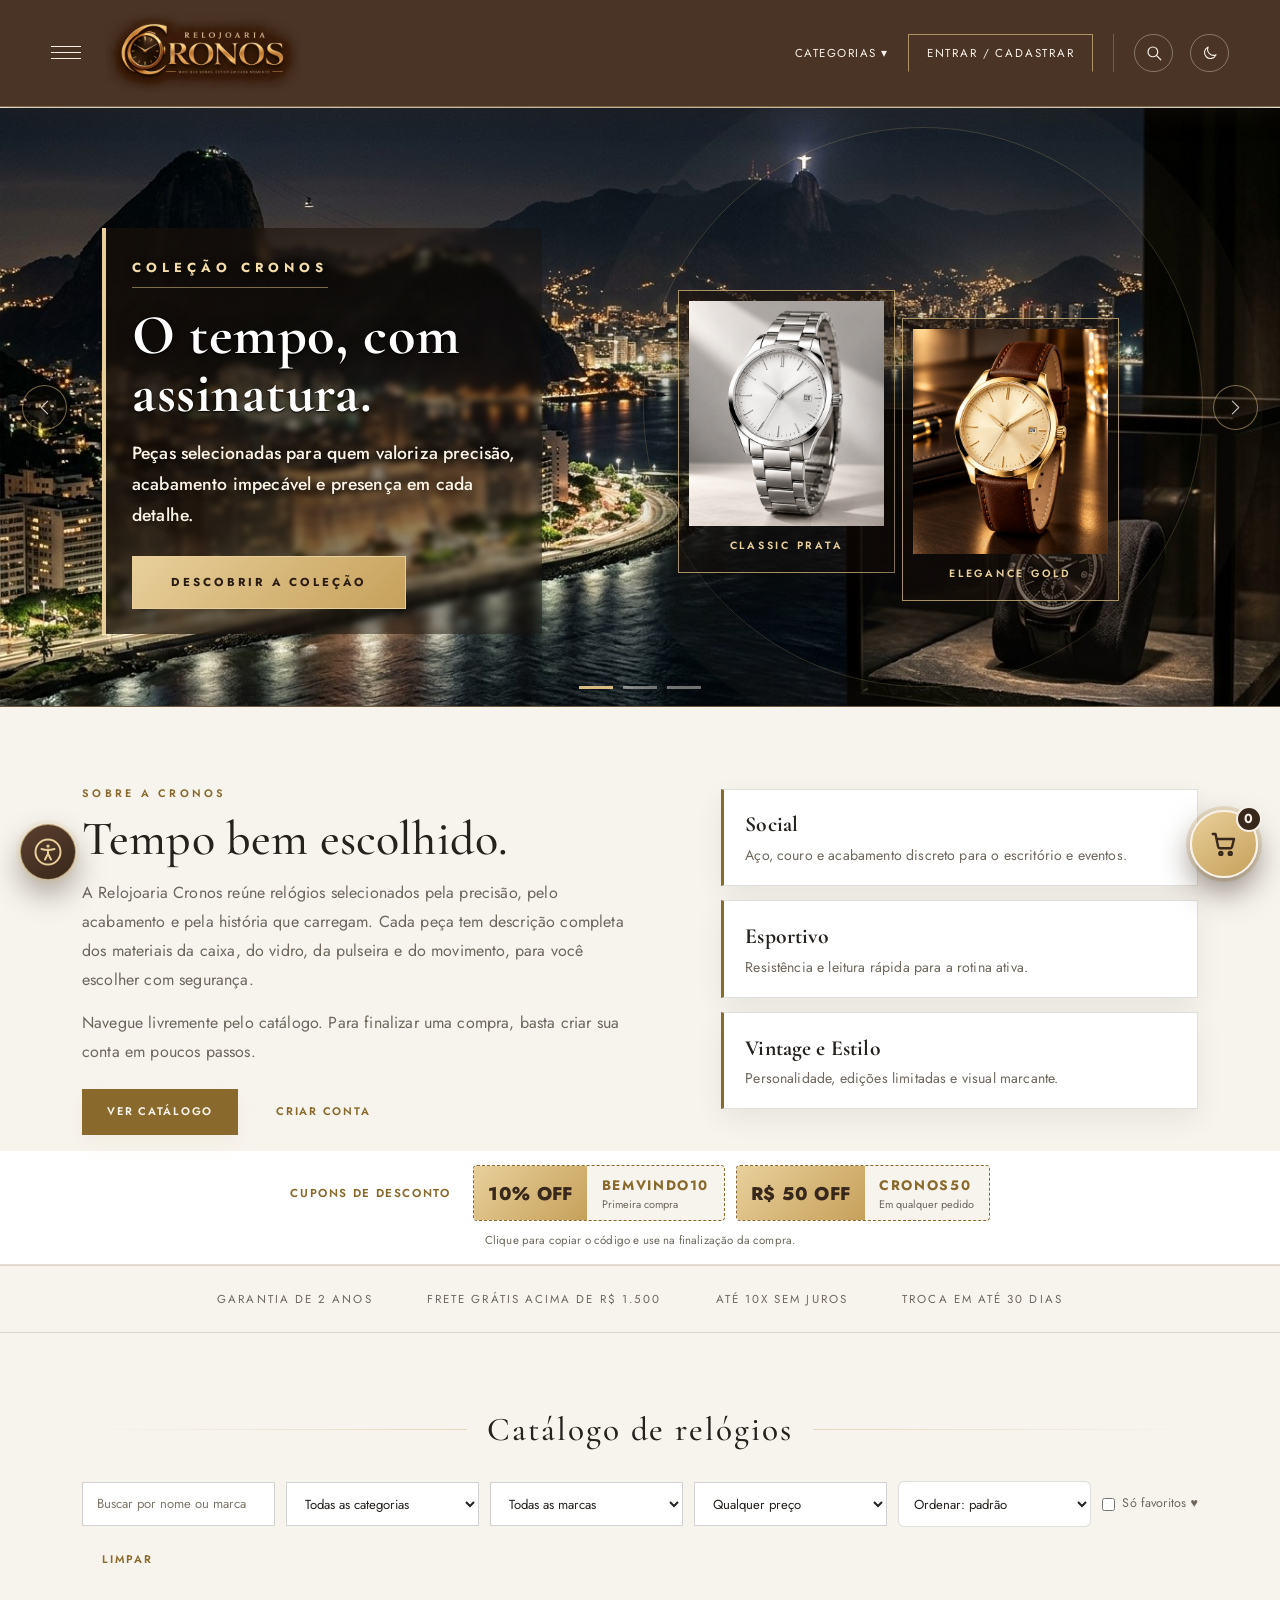
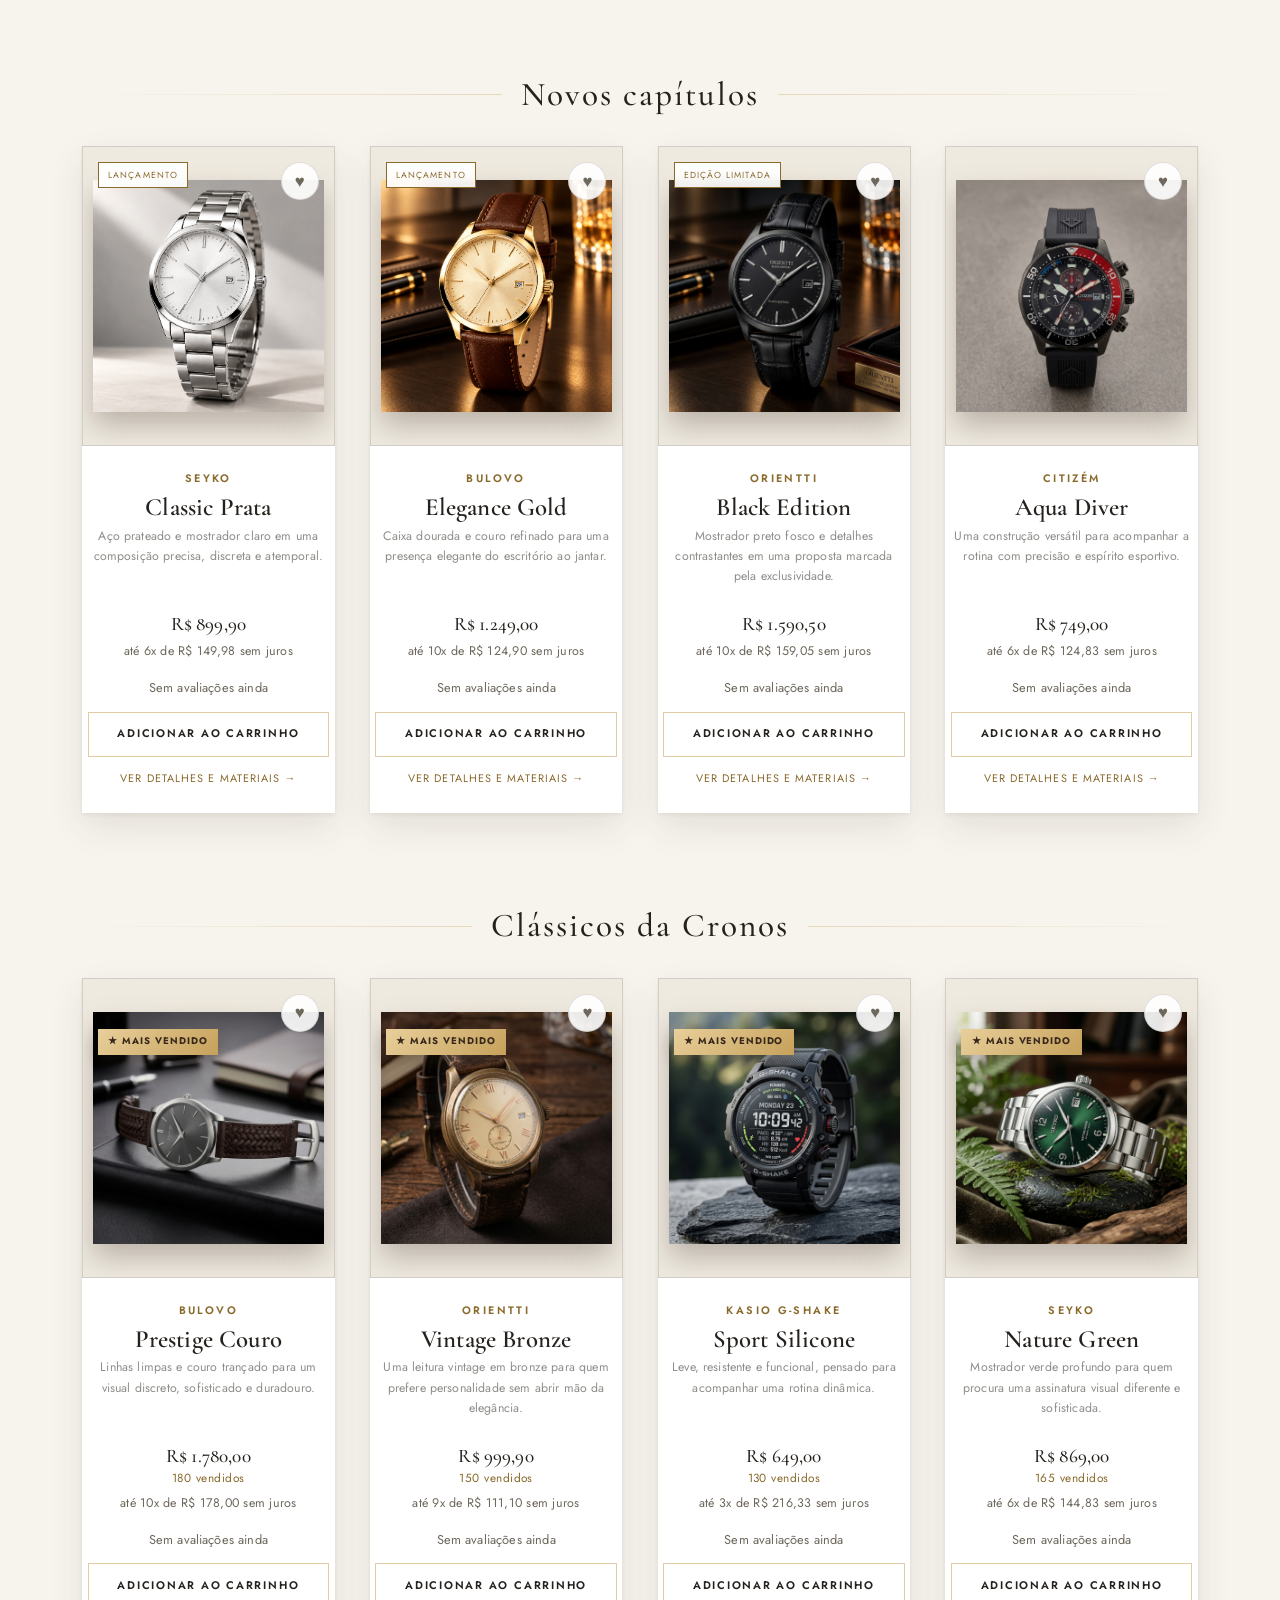
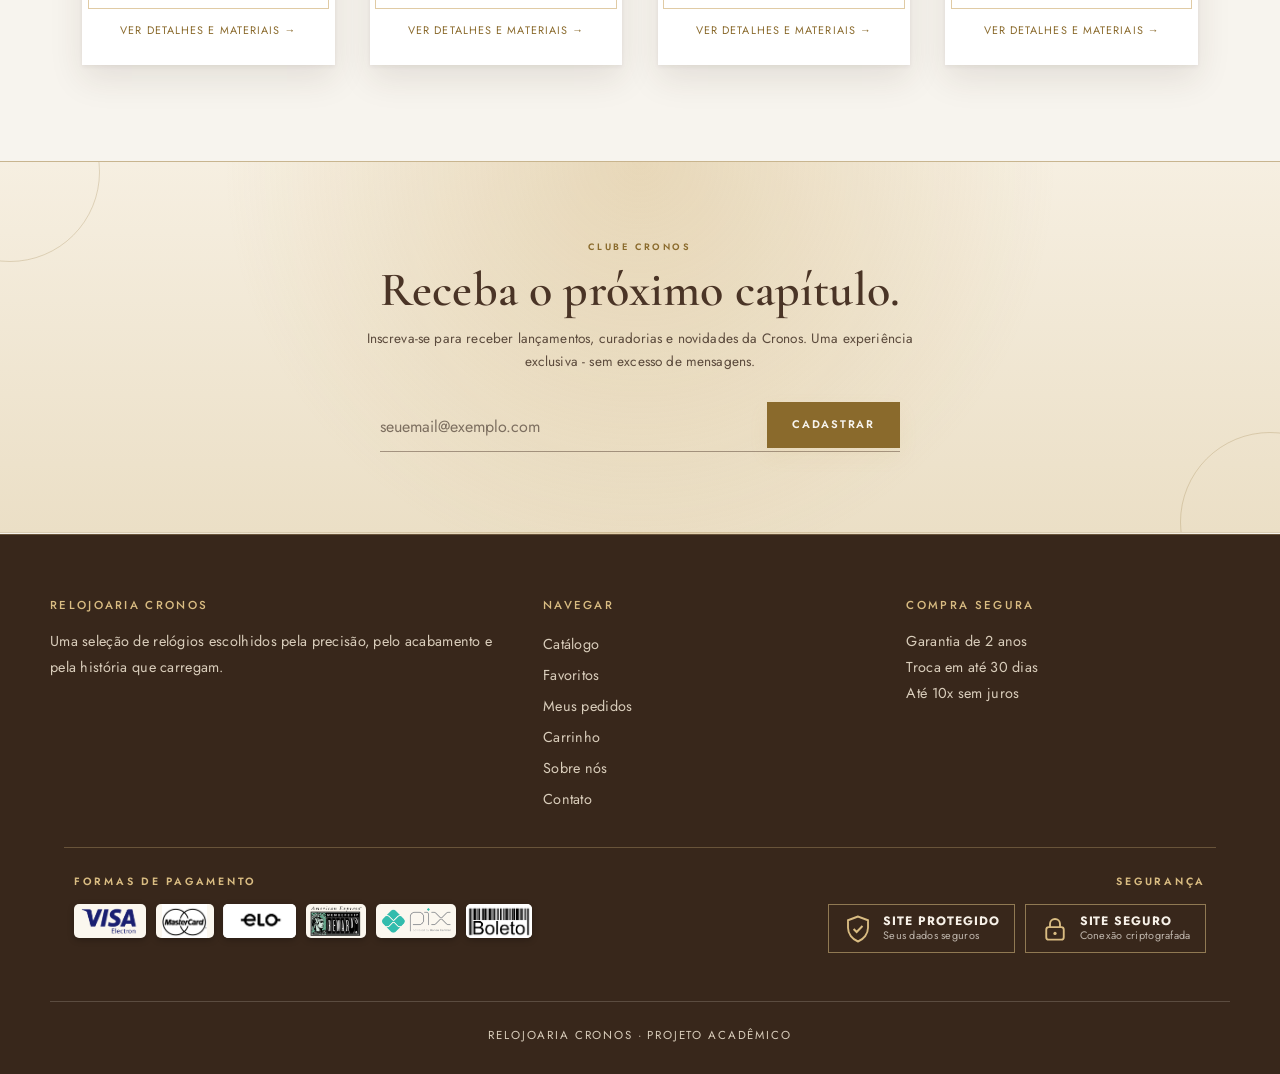
<file: index.html>
<!DOCTYPE html>
<html lang="pt-BR">
<head>
  <meta charset="UTF-8" />
  <meta name="viewport" content="width=device-width, initial-scale=1.0" />
  <title>Relojoaria Cronos - Relógios para cada momento</title>
  <meta name="description" content="Relojoaria Cronos: apresentação da loja e catálogo de relógios sociais, esportivos e vintage, com busca e filtros." />

  <link rel="preconnect" href="https://fonts.googleapis.com" />
  <link href="https://fonts.googleapis.com/css2?family=Cormorant+Garamond:wght@500;600;700&family=Jost:wght@300;400;500;600&display=swap" rel="stylesheet" />

  <link href="https://cdn.jsdelivr.net/npm/bootstrap@5.3.3/dist/css/bootstrap.min.css" rel="stylesheet" />

  <link rel="stylesheet" href="css/style.css" />
  <!-- tema.js e sessao.js carregam primeiro: o tema não pisca e as páginas restritas checam o login antes de aparecer -->
  <script src="js/tema.js"></script>
  <script src="js/sessao.js"></script>
</head>
<body>
  <a class="pular-conteudo" href="#conteudo">Pular para o conteúdo</a>

  <!-- cabeçalho fixo no topo -->
  <header class="cabecalho">
    <button class="botao-hamburguer" id="botao-menu" aria-label="Abrir menu">
      <span></span><span></span><span></span>
    </button>
    <a class="logo" href="index.html" aria-label="Ir para a tela inicial" title="Ir para a tela inicial"><img class="logo-img" src="assets/logo.png" alt="Relojoaria Cronos" onload="this.nextElementSibling.style.display='none'" onerror="this.style.display='none'"><span>Relojoaria Cronos</span></a>
    <nav class="navegacao" id="navegacao" aria-label="Navegação principal"></nav>
  </header>

  <div class="overlay-menu" id="overlay-menu"></div>
  <!-- menu lateral (abre pelo botão de três linhas) -->
  <aside class="menu-lateral" id="menu-lateral">
    <button class="fechar-menu" id="botao-fechar-menu" aria-label="Fechar menu">✕</button>
    <a class="logo" href="index.html" aria-label="Ir para a tela inicial" title="Ir para a tela inicial"><img class="logo-img" src="assets/logo.png" alt="Relojoaria Cronos" onload="this.nextElementSibling.style.display='none'" onerror="this.style.display='none'"><span>Relojoaria Cronos</span></a>
    <nav id="menu-nav" aria-label="Menu lateral"></nav>
  </aside>

  <div class="divisor"></div>

  <section class="carrossel-relojoaria" aria-label="Destaques da Cronos">
    <div id="carrossel-inicial" class="carousel slide carousel-fade" data-bs-ride="carousel" data-bs-interval="5000">

      <div class="carousel-indicators">
        <button type="button" data-bs-target="#carrossel-inicial" data-bs-slide-to="0" class="active" aria-current="true" aria-label="Slide 1"></button>
        <button type="button" data-bs-target="#carrossel-inicial" data-bs-slide-to="1" aria-label="Slide 2"></button>
        <button type="button" data-bs-target="#carrossel-inicial" data-bs-slide-to="2" aria-label="Slide 3"></button>
      </div>

      <div class="carousel-inner">

        <div class="carousel-item active">
          <div class="destaque slide-1">
            <div class="slide-texto">
              <span class="slide-selo">Coleção Cronos</span>
              <h2>O tempo, com assinatura.</h2>
              <p>Peças selecionadas para quem valoriza precisão, acabamento impecável e presença em cada detalhe.</p>
              <a class="slide-botao" href="#grade-mais-vendidos">Descobrir a coleção</a>
            </div>
            <div class="slide-fotos">
              <a class="slide-foto" href="produto.html?id=1" aria-label="Ver Classic Prata"><img src="assets/classic-prata.png" alt="Relógio Classic Prata" width="250" height="250"><span>Classic Prata</span></a>
              <a class="slide-foto" href="produto.html?id=2" aria-label="Ver Elegance Gold"><img src="assets/elegance-gold.png" alt="Relógio Elegance Gold" width="250" height="250"><span>Elegance Gold</span></a>
            </div>
          </div>
        </div>

        <div class="carousel-item">
          <div class="destaque slide-2">
            <div class="slide-texto">
              <span class="slide-selo">Lançamentos</span>
              <h2>Novos modelos.</h2>
              <p>Descubra as peças que chegam para marcar o próximo momento da sua história.</p>
              <a class="slide-botao" href="#grade-lancamentos">Ver lançamentos</a>
            </div>
            <div class="slide-fotos">
              <a class="slide-foto" href="produto.html?id=6" aria-label="Ver Vintage Bronze"><img src="assets/vintage-bronze.png" alt="Relógio Vintage Bronze" width="250" height="250"><span>Vintage Bronze</span></a>
              <a class="slide-foto" href="produto.html?id=5" aria-label="Ver Prestige Couro"><img src="assets/prestige-couro.png" alt="Relógio Prestige Couro" width="250" height="250"><span>Prestige Couro</span></a>
              <a class="slide-foto" href="produto.html?id=3" aria-label="Ver Black Edition"><img src="assets/black-edition.png" alt="Relógio Black Edition" width="250" height="250"><span>Black Edition</span></a>
            </div>
          </div>
        </div>

        <div class="carousel-item">
          <div class="destaque slide-3">
            <div class="slide-texto">
              <span class="slide-selo">Condições especiais</span>
              <h2>Um clássico para a vida toda.</h2>
              <p>Escolha sua peça com tranquilidade: parcele em até 10x sem juros e use um dos nossos cupons.</p>
              <a class="slide-botao" href="#lista-cupons">Ver cupons</a>
            </div>
            <div class="slide-fotos">
              <div class="slide-selo-parcela" aria-hidden="true"><strong>10x</strong><small>sem juros</small></div>
              <a class="slide-foto" href="produto.html?id=4" aria-label="Ver Aqua Diver"><img src="assets/aqua-diver.png" alt="Relógio Aqua Diver" width="250" height="250"><span>Aqua Diver</span></a>
              <a class="slide-foto" href="produto.html?id=7" aria-label="Ver Sport Silicone"><img src="assets/sport-silicone.png" alt="Relógio Sport Silicone" width="250" height="250"><span>Sport Silicone</span></a>
            </div>
          </div>
        </div>

      </div>

      <button class="carousel-control-prev" type="button" data-bs-target="#carrossel-inicial" data-bs-slide="prev">
        <span class="carousel-control-prev-icon" aria-hidden="true"></span>
        <span class="visually-hidden">Anterior</span>
      </button>
      <button class="carousel-control-next" type="button" data-bs-target="#carrossel-inicial" data-bs-slide="next">
        <span class="carousel-control-next-icon" aria-hidden="true"></span>
        <span class="visually-hidden">Próximo</span>
      </button>
    </div>
  </section>

  <section class="sobre" id="sobre" aria-labelledby="titulo-sobre">
    <div class="sobre-texto">
      <span class="sobre-selo">Sobre a Cronos</span>
      <h2 id="titulo-sobre">Tempo bem escolhido.</h2>
      <p>A Relojoaria Cronos reúne relógios selecionados pela precisão, pelo acabamento e pela história que carregam. Cada peça tem descrição completa dos materiais da caixa, do vidro, da pulseira e do movimento, para você escolher com segurança.</p>
      <p>Navegue livremente pelo catálogo. Para finalizar uma compra, basta criar sua conta em poucos passos.</p>
      <div class="sobre-acoes">
        <a class="botao" href="#catalogo">Ver catálogo</a>
        <a class="botao botao-secundario" href="cadastro.html">Criar conta</a>
      </div>
    </div>
    <ul class="sobre-categorias" aria-label="Categorias de relógios">
      <li><a href="index.html?categoria=social#catalogo"><strong>Social</strong><span>Aço, couro e acabamento discreto para o escritório e eventos.</span></a></li>
      <li><a href="index.html?categoria=esportivo#catalogo"><strong>Esportivo</strong><span>Resistência e leitura rápida para a rotina ativa.</span></a></li>
      <li><a href="index.html?categoria=estilo#catalogo"><strong>Vintage e Estilo</strong><span>Personalidade, edições limitadas e visual marcante.</span></a></li>
    </ul>
  </section>

  <section class="faixa-cupons" aria-label="Cupons de desconto">
    <p class="faixa-cupons-titulo">Cupons de desconto</p>
    <div class="faixa-cupons-lista" id="lista-cupons"></div>
    <p class="faixa-cupons-dica" id="dica-cupom">Clique para copiar o código e use na finalização da compra.</p>
  </section>

  <ul class="faixa-beneficios" aria-label="Vantagens da Cronos">
    <li>Garantia de 2 anos</li>
    <li>Frete grátis acima de R$ 1.500</li>
    <li>Até 10x sem juros</li>
    <li>Troca em até 30 dias</li>
  </ul>

  <!-- conteúdo da página -->
  <main id="conteudo">
    <h2 class="titulo-secao titulo-catalogo" id="catalogo">Catálogo de relógios</h2>
    <form class="filtros" id="filtros" role="search" aria-label="Filtrar relógios">
      <input type="search" id="filtro-busca" placeholder="Buscar por nome ou marca" aria-label="Buscar relógio" />
      <select id="filtro-categoria" aria-label="Filtrar por categoria"><option value="">Todas as categorias</option></select>
      <select id="filtro-marca" aria-label="Filtrar por marca"><option value="">Todas as marcas</option></select>
      <select id="filtro-preco" aria-label="Filtrar por preço">
        <option value="">Qualquer preço</option>
        <option value="0-800">Até R$ 800</option>
        <option value="800-1300">R$ 800 a R$ 1.300</option>
        <option value="1300-99999">Acima de R$ 1.300</option>
      </select>
      <select id="filtro-ordem" aria-label="Ordenar relógios">
        <option value="">Ordenar: padrão</option>
        <option value="menor">Menor preço</option>
        <option value="maior">Maior preço</option>
        <option value="az">Nome A–Z</option>
        <option value="vendidos">Mais vendidos</option>
      </select>
      <label class="filtro-favoritos"><input type="checkbox" id="filtro-favoritos" /> Só favoritos ♥</label>
      <button type="button" class="botao botao-secundario" id="filtro-limpar">Limpar</button>
    </form>
    <p class="sem-resultados" id="sem-resultados" hidden>Nenhum relógio encontrado com esses filtros.</p>

    <h2 class="titulo-secao">Novos capítulos</h2>
    <div class="grade-produtos" id="grade-lancamentos"></div>

    <h2 class="titulo-secao">Clássicos da Cronos</h2>
    <div class="grade-produtos" id="grade-mais-vendidos"></div>

    <div class="newsletter">
      <h2>Receba o próximo capítulo.</h2>
      <p>Inscreva-se para receber lançamentos, curadorias e novidades da Cronos. Uma experiência exclusiva - sem excesso de mensagens.</p>
      <form id="form-newsletter">
        <input type="email" placeholder="seuemail@exemplo.com" aria-label="Seu e-mail" required />
        <button type="submit" class="botao">Cadastrar</button>
      </form>
    </div>
  </main>

  <div class="divisor"></div>
  <!-- rodapé -->
  <footer class="rodape">
    <div class="rodape-colunas">
      <div>
        <h2>Relojoaria Cronos</h2>
        <p>Uma seleção de relógios escolhidos pela precisão, pelo acabamento e pela história que carregam.</p>
      </div>
      <nav aria-label="Navegação do rodapé">
        <h2>Navegar</h2>
        <a href="index.html">Catálogo</a>
        <a href="index.html?favoritos=1">Favoritos</a>
        <a href="pedidos.html">Meus pedidos</a>
        <a href="checkout.html">Carrinho</a>
        <a href="sobre.html">Sobre nós</a>
        <a href="contato.html">Contato</a>
      </nav>
      <div>
        <h2>Compra segura</h2>
        <p>Garantia de 2 anos<br>Troca em até 30 dias<br>Até 10x sem juros</p>
      </div>
    </div>
    <div class="rodape-selos">
      <div class="pagamentos" aria-label="Formas de pagamento">
        <span class="selos-titulo">Formas de pagamento</span>
        <ul>
          <li class="pg pg-visa"><img src="assets/pagamentos/visa.png" alt="Visa"></li>
          <li class="pg pg-master"><img src="assets/pagamentos/mastercard.png" alt="Mastercard"></li>
          <li class="pg pg-elo"><img src="assets/pagamentos/elo.png" alt="Elo"></li>
          <li class="pg pg-amex"><img src="assets/pagamentos/amex.png" alt="American Express"></li>
          <li class="pg pg-pix"><img src="assets/pagamentos/pix.png" alt="Pix"></li>
          <li class="pg pg-boleto"><img src="assets/pagamentos/boleto.png" alt="Boleto"></li>
        </ul>
      </div>
      <div class="seguranca" aria-label="Segurança">
        <span class="selos-titulo">Segurança</span>
        <ul>
          <li class="selo-seg">
            <svg viewBox="0 0 24 24" width="30" height="30" aria-hidden="true"><path d="M12 2 4 5v6c0 5 3.4 9.3 8 11 4.6-1.7 8-6 8-11V5l-8-3z" fill="none" stroke="currentColor" stroke-width="1.5"/><path d="m8.5 12 2.4 2.4L15.6 9.6" fill="none" stroke="currentColor" stroke-width="1.6"/></svg>
            <span><strong>Site protegido</strong><small>Seus dados seguros</small></span>
          </li>
          <li class="selo-seg">
            <svg viewBox="0 0 24 24" width="30" height="30" aria-hidden="true"><rect x="5" y="10.5" width="14" height="10" rx="2" fill="none" stroke="currentColor" stroke-width="1.5"/><path d="M8 10.5V8a4 4 0 0 1 8 0v2.5" fill="none" stroke="currentColor" stroke-width="1.5"/><circle cx="12" cy="15.5" r="1.3" fill="currentColor"/></svg>
            <span><strong>Site seguro</strong><small>Conexão criptografada</small></span>
          </li>
        </ul>
      </div>
    </div>
    <p class="rodape-final">Relojoaria Cronos · Projeto acadêmico</p>
  </footer>

  <script src="js/produtos.js"></script>
  <script src="js/carrinho.js"></script>
  <script src="js/menu.js"></script>
  <script src="js/busca.js"></script>
  <script src="js/acessibilidade.js"></script>
  <script src="js/cabecalho.js"></script>
  <script src="https://cdn.jsdelivr.net/npm/bootstrap@5.3.3/dist/js/bootstrap.bundle.min.js"></script>
  <script src="js/efeitos.js"></script>
  <script>
    // catálogo: filtra os produtos e desenha os cards na tela
    const grades = {
      lancamentos: document.getElementById("grade-lancamentos"),
      "mais-vendidos": document.getElementById("grade-mais-vendidos"),
    };

    // aplica busca, marca, categoria, preço e favoritos; depois ordena
    function renderizar() {
    Object.values(grades).forEach((g) => (g.innerHTML = ""));

    const busca = document.getElementById("filtro-busca").value.trim().toLowerCase();
    const marca = document.getElementById("filtro-marca").value;
    const categoria = document.getElementById("filtro-categoria").value;
    const faixa = document.getElementById("filtro-preco").value;
    const soFavoritos = document.getElementById("filtro-favoritos").checked;

    const filtrados = produtos.filter((p) => {
      if (busca && !(p.nome + " " + p.marca).toLowerCase().includes(busca)) return false;
      if (marca && p.marca !== marca) return false;
      if (categoria && p.categoria !== categoria) return false;
      if (faixa) {
        const [min, max] = faixa.split("-").map(Number);
        if (p.preco < min || p.preco >= max) return false;
      }
      if (soFavoritos && !ehFavorito(p.id)) return false;
      return true;
    });

    const ordem = document.getElementById("filtro-ordem").value;
    if (ordem === "menor") filtrados.sort((a, b) => a.preco - b.preco);
    if (ordem === "maior") filtrados.sort((a, b) => b.preco - a.preco);
    if (ordem === "az") filtrados.sort((a, b) => a.nome.localeCompare(b.nome, "pt-BR"));
    if (ordem === "vendidos") filtrados.sort((a, b) => b.vendas - a.vendas);

    filtrados.forEach((produto) => {
      const card = document.createElement("article");
      card.className = "produto cartao";

      const valorParcela = produto.preco / produto.parcelas;

      card.innerHTML = `
        <button type="button" class="favorito ${ehFavorito(produto.id) ? "ativo" : ""}"
                aria-pressed="${ehFavorito(produto.id)}" aria-label="Favoritar ${produto.nome}">♥</button>
        ${produto.selo ? `<span class="selo">${produto.selo}</span>` : ""}
        ${ehMaisVendido(produto) ? `<span class="selo-vendido">★ Mais vendido</span>` : ""}
        <a href="produto.html?id=${produto.id}" class="produto-link" aria-label="Ver detalhes de ${produto.nome}">
          <div class="produto-imagem">
            <img src="${produto.imagem}" alt="Foto do relógio ${produto.nome}"
                 onerror="this.style.display='none'; this.nextElementSibling.style.display='flex';">
            <div class="imagem-placeholder">
              <span class="icone-camera">📷</span>
              <strong class="medida">2 fotos &middot; 800 &times; 800 px</strong>
              <small>${produto.imagem}<br>${produto.imagem2}</small>
            </div>
            <img class="foto-segunda" src="${produto.imagem2}" alt=""
                 onload="this.parentNode.classList.add('tem-segunda')"
                 onerror="this.style.display='none'">
          </div>
          <div class="bairro">${produto.marca}</div>
          <h3>${produto.nome}</h3>
        </a>
        <p class="descricao">${produto.descricao}</p>
        <p class="preco">${formatarPreco(produto.preco)}</p>
        ${ehMaisVendido(produto) ? `<p class="vendidos-info">${produto.vendas} vendidos</p>` : ""}
        <p class="parcelamento">até ${produto.parcelas}x de ${formatarPreco(valorParcela)} sem juros</p>
        <p class="avaliacao-card">${
          obterAvaliacoes(produto.id).length
            ? `<span class="estrelas">${textoEstrelas(mediaAvaliacoes(produto.id))}</span> ${mediaAvaliacoes(produto.id).toFixed(1)} (${obterAvaliacoes(produto.id).length})`
            : "Sem avaliações ainda"
        }</p>
        <button class="botao">Adicionar ao carrinho</button>
        <a href="produto.html?id=${produto.id}" class="link-detalhes">Ver detalhes e materiais →</a>
      `;

      const botao = card.querySelector(".botao");
      botao.addEventListener("click", () => {
        adicionarComAviso(produto);
      });

      const botaoFav = card.querySelector(".favorito");
      botaoFav.addEventListener("click", () => {
        const agora = alternarFavorito(produto.id);
        botaoFav.classList.toggle("ativo", agora);
        botaoFav.setAttribute("aria-pressed", agora);
        if (soFavoritos) renderizar();
      });

      grades[produto.secao].appendChild(card);
    });

    Object.values(grades).forEach((g) => {
      g.previousElementSibling.hidden = g.children.length === 0;
    });
    document.getElementById("sem-resultados").hidden = filtrados.length > 0;
    if (window.ativarInclinacao) window.ativarInclinacao();
    }

    const selectMarca = document.getElementById("filtro-marca");
    [...new Set(produtos.map((p) => p.marca))].sort().forEach((m) => {
      const op = document.createElement("option");
      op.value = m;
      op.textContent = m;
      selectMarca.appendChild(op);
    });

    const selectCategoria = document.getElementById("filtro-categoria");
    CATEGORIAS.forEach((c) => {
      const op = document.createElement("option");
      op.value = c.chave;
      op.textContent = c.nome;
      selectCategoria.appendChild(op);
    });
    // vem do submenu do cabeçalho (?categoria=...)
    const categoriaDaUrl = new URLSearchParams(window.location.search).get("categoria");
    if (CATEGORIAS.some((c) => c.chave === categoriaDaUrl)) selectCategoria.value = categoriaDaUrl;

    // a lista atualiza sempre que algum filtro muda
    document.getElementById("filtros").addEventListener("input", renderizar);
    document.getElementById("filtros").addEventListener("submit", (e) => e.preventDefault());
    document.getElementById("filtro-limpar").addEventListener("click", () => {
      document.getElementById("filtros").reset();
      renderizar();
    });

    if (new URLSearchParams(window.location.search).get("favoritos") === "1") {
      document.getElementById("filtro-favoritos").checked = true;
    }
    renderizar();

    // a newsletter só simula o envio
    document.getElementById("form-newsletter").addEventListener("submit", function (evento) {
      evento.preventDefault();
      evento.target.reset();
      mostrarToast("Obrigado por se inscrever! Você receberá nossas novidades.");
    });
  </script>
  <a href="checkout.html" class="carrinho-flutuante" aria-label="Ver carrinho">
    <svg class="icone-carrinho" viewBox="0 0 24 24" width="30" height="30" fill="none" stroke="currentColor" stroke-width="1.9" stroke-linecap="round" stroke-linejoin="round" aria-hidden="true"><path d="M3 4h2.2l2.1 10.2a1.5 1.5 0 0 0 1.5 1.2h8.1a1.5 1.5 0 0 0 1.5-1.1L20 8H6.2"/><circle cx="9.5" cy="19.5" r="1.2"/><circle cx="17" cy="19.5" r="1.2"/></svg>
    <span class="carrinho-contador js-contador-carrinho">0</span>
  </a>

</body>
</html>
</file>
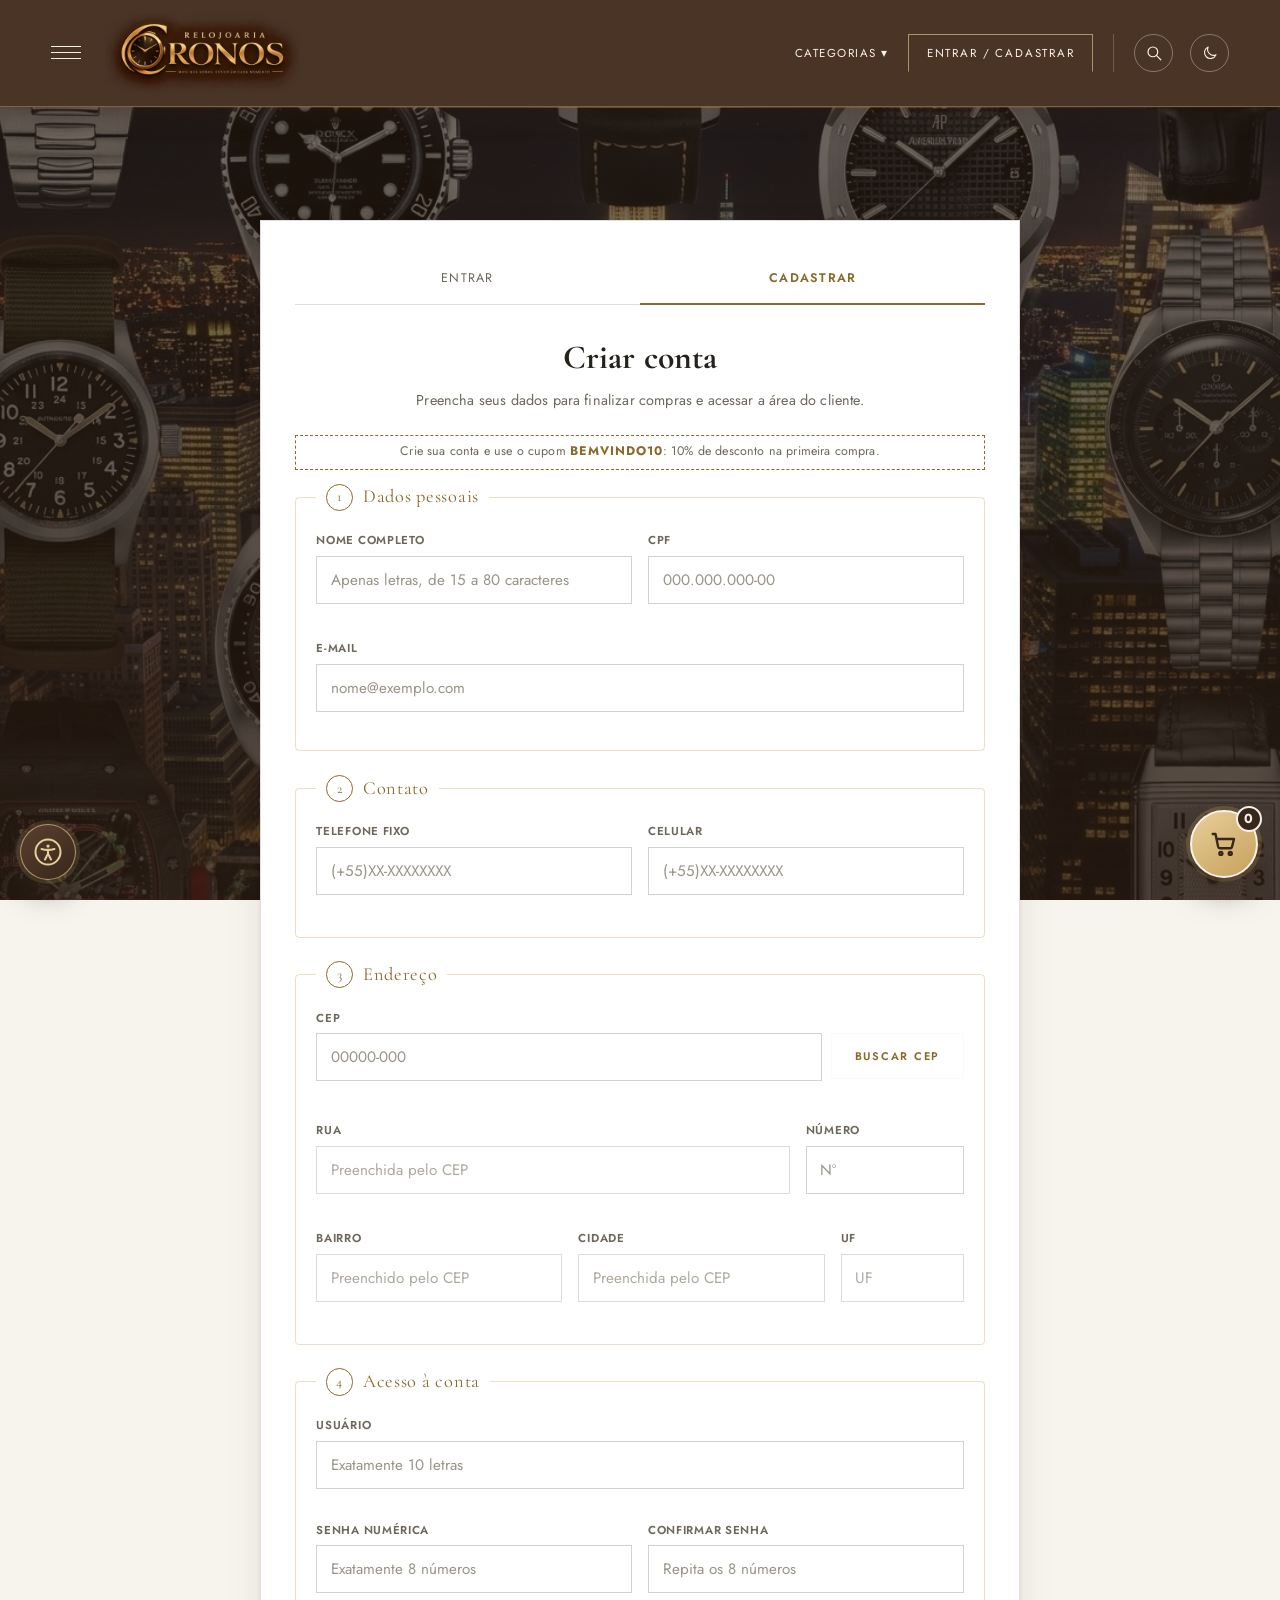
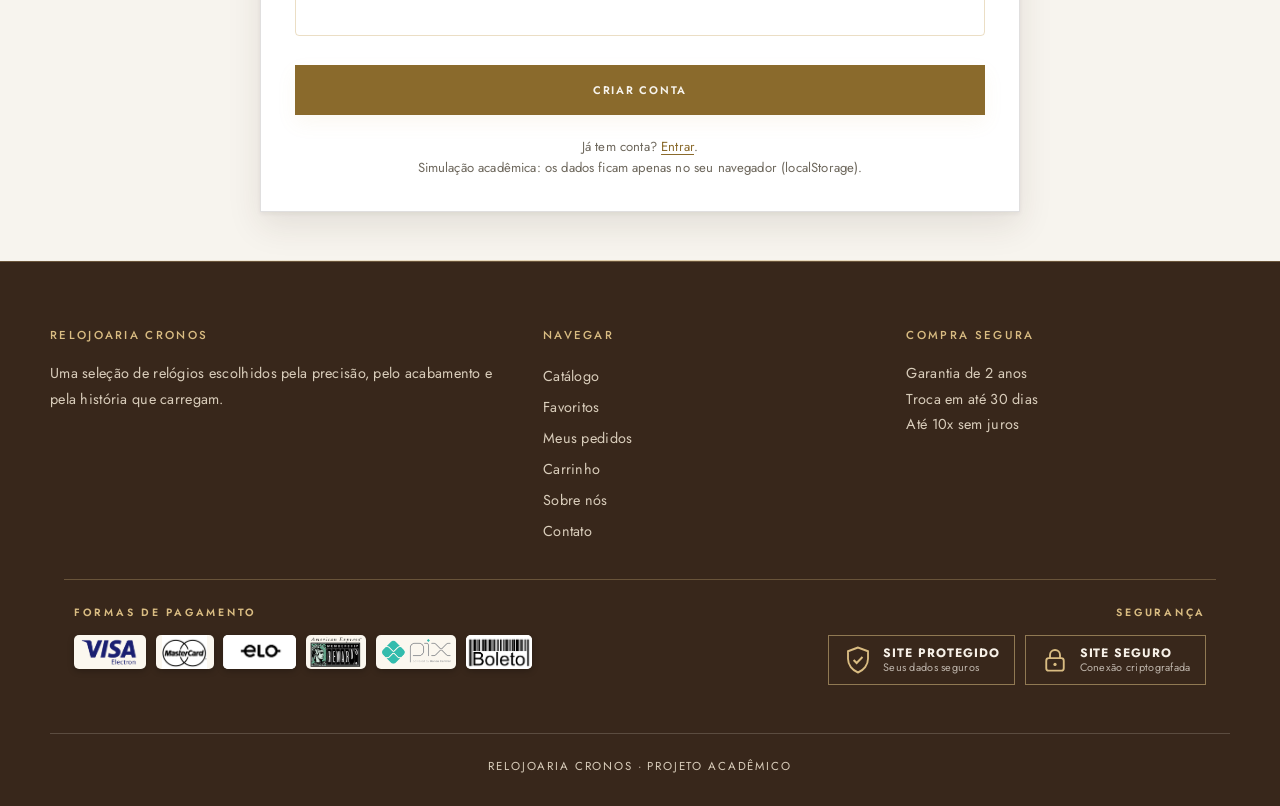
<file: cadastro.html>
<!DOCTYPE html>
<html lang="pt-BR">
<head>
  <meta charset="UTF-8" />
  <meta name="viewport" content="width=device-width, initial-scale=1.0" />
  <title>Relojoaria Cronos - Criar conta</title>
  <meta name="description" content="Crie sua conta na Relojoaria Cronos." />

  <link rel="preconnect" href="https://fonts.googleapis.com" />
  <link href="https://fonts.googleapis.com/css2?family=Cormorant+Garamond:wght@500;600;700&family=Jost:wght@300;400;500;600&display=swap" rel="stylesheet" />
  <link rel="stylesheet" href="css/style.css" />
  <!-- tema.js e sessao.js carregam primeiro: o tema não pisca e as páginas restritas checam o login antes de aparecer -->
  <script src="js/tema.js"></script>
  <script src="js/sessao.js"></script>
</head>
<body>
  <a class="pular-conteudo" href="#conteudo">Pular para o conteúdo</a>

  <!-- cabeçalho fixo no topo -->
  <header class="cabecalho">
    <button class="botao-hamburguer" id="botao-menu" aria-label="Abrir menu">
      <span></span><span></span><span></span>
    </button>
    <a class="logo" href="index.html" aria-label="Ir para a tela inicial" title="Ir para a tela inicial"><img class="logo-img" src="assets/logo.png" alt="Relojoaria Cronos" onload="this.nextElementSibling.style.display='none'" onerror="this.style.display='none'"><span>Relojoaria Cronos</span></a>
    <nav class="navegacao" id="navegacao" aria-label="Navegação principal"></nav>
  </header>

  <div class="overlay-menu" id="overlay-menu"></div>
  <!-- menu lateral (abre pelo botão de três linhas) -->
  <aside class="menu-lateral" id="menu-lateral">
    <button class="fechar-menu" id="botao-fechar-menu" aria-label="Fechar menu">✕</button>
    <a class="logo" href="index.html" aria-label="Ir para a tela inicial" title="Ir para a tela inicial"><img class="logo-img" src="assets/logo.png" alt="Relojoaria Cronos" onload="this.nextElementSibling.style.display='none'" onerror="this.style.display='none'"><span>Relojoaria Cronos</span></a>
    <nav id="menu-nav" aria-label="Menu lateral"></nav>
  </aside>

  <div class="divisor"></div>

  <!-- conteúdo da página -->
  <div class="fundo-pagina fundo-cadastro" aria-hidden="true"><div class="fundo-pagina-pelicula"></div></div>

  <main id="conteudo" class="tela-cadastro">
    <div class="caixa-cadastro cartao">
      <div class="abas-acesso" role="tablist" aria-label="Acesso à conta">
        <a href="login.html" class="aba" role="tab" aria-selected="false">Entrar</a>
        <a href="cadastro.html" class="aba aba-ativa" role="tab" aria-selected="true">Cadastrar</a>
      </div>

      <h1>Criar conta</h1>
      <p class="subtitulo">Preencha seus dados para finalizar compras e acessar a área do cliente.</p>

      <p class="nota-cupom" id="nota-cupom"></p>
      <div id="aviso-cadastro" class="alerta escondido" role="alert"></div>

      <form id="form-cadastro" novalidate>
        <fieldset class="secao-cadastro">
          <legend><span class="secao-num">1</span>Dados pessoais</legend>
        <div class="grade-duas-colunas">
          <div class="campo">
            <label for="nome">Nome completo</label>
            <input type="text" id="nome" maxlength="80" placeholder="Apenas letras, de 15 a 80 caracteres" autocomplete="name" />
            <p class="erro-campo" id="nome-erro"></p>
          </div>
          <div class="campo">
            <label for="cpf">CPF</label>
            <input type="text" id="cpf" maxlength="14" inputmode="numeric" placeholder="000.000.000-00" autocomplete="off" />
            <p class="erro-campo" id="cpf-erro"></p>
          </div>
        </div>
        <div class="campo">
          <label for="email">E-mail</label>
          <input type="email" id="email" maxlength="80" placeholder="nome@exemplo.com" autocomplete="email" />
          <p class="erro-campo" id="email-erro"></p>
        </div>

        </fieldset>

        <fieldset class="secao-cadastro">
          <legend><span class="secao-num">2</span>Contato</legend>
        <div class="grade-duas-colunas">
          <div class="campo">
            <label for="fixo">Telefone fixo</label>
            <input type="tel" id="fixo" maxlength="16" inputmode="numeric" placeholder="(+55)XX-XXXXXXXX" />
            <p class="erro-campo" id="fixo-erro"></p>
          </div>
          <div class="campo">
            <label for="celular">Celular</label>
            <input type="tel" id="celular" maxlength="17" inputmode="numeric" placeholder="(+55)XX-XXXXXXXX" />
            <p class="erro-campo" id="celular-erro"></p>
          </div>
        </div>

        </fieldset>

        <fieldset class="secao-cadastro">
          <legend><span class="secao-num">3</span>Endereço</legend>
                  <div class="linha-cep">
            <div class="campo">
              <label for="cep">CEP</label>
              <input type="text" id="cep" maxlength="9" inputmode="numeric" placeholder="00000-000" autocomplete="postal-code" />
              <p class="erro-campo" id="cep-erro"></p>
            </div>
            <button type="button" id="botao-buscar-cep" class="botao botao-secundario">Buscar CEP</button>
          </div>
          <p id="cep-mensagem" class="mensagem-erro" role="status"></p>

          <div class="grade-duas-colunas grade-rua">
            <div class="campo">
              <label for="endereco">Rua</label>
              <input type="text" id="endereco" readonly placeholder="Preenchida pelo CEP" />
              <p class="erro-campo" id="endereco-erro"></p>
            </div>
            <div class="campo">
              <label for="numero">Número</label>
              <input type="text" id="numero" maxlength="10" placeholder="Nº" />
              <p class="erro-campo" id="numero-erro"></p>
            </div>
          </div>
          <div class="grade-tres-colunas">
            <div class="campo">
              <label for="bairro">Bairro</label>
              <input type="text" id="bairro" readonly placeholder="Preenchido pelo CEP" />
              <p class="erro-campo" id="bairro-erro"></p>
            </div>
            <div class="campo">
              <label for="cidade">Cidade</label>
              <input type="text" id="cidade" readonly placeholder="Preenchida pelo CEP" />
              <p class="erro-campo" id="cidade-erro"></p>
            </div>
            <div class="campo">
              <label for="uf">UF</label>
              <input type="text" id="uf" readonly maxlength="2" placeholder="UF" />
              <p class="erro-campo" id="uf-erro"></p>
            </div>
          </div>
        </fieldset>

        <fieldset class="secao-cadastro">
          <legend><span class="secao-num">4</span>Acesso à conta</legend>
        <div class="campo">
          <label for="login">Usuário</label>
          <input type="text" id="login" maxlength="10" pattern="[A-Za-z]{10}" placeholder="Exatamente 10 letras" autocomplete="username" />
          <p class="erro-campo" id="login-erro"></p>
        </div>

        <div class="grade-duas-colunas">
          <div class="campo">
            <label for="senha">Senha numérica</label>
            <input type="password" id="senha" maxlength="8" inputmode="numeric" pattern="[0-9]{8}" placeholder="Exatamente 8 números" autocomplete="new-password" />
            <p class="erro-campo" id="senha-erro"></p>
          </div>
          <div class="campo">
            <label for="confirmar">Confirmar senha</label>
            <input type="password" id="confirmar" maxlength="8" inputmode="numeric" pattern="[0-9]{8}" placeholder="Repita os 8 números" autocomplete="new-password" />
            <p class="erro-campo" id="confirmar-erro"></p>
          </div>
        </div>

        </fieldset>

        <button type="submit" class="botao botao-cheio">Criar conta</button>
      </form>

      <p class="login-rodape">
        Já tem conta? <a class="link-destaque" href="login.html">Entrar</a>.<br>
        Simulação acadêmica: os dados ficam apenas no seu navegador (localStorage).
      </p>
    </div>
  </main>


  <div class="divisor"></div>
  <!-- rodapé -->
  <footer class="rodape">
    <div class="rodape-colunas">
      <div>
        <h2>Relojoaria Cronos</h2>
        <p>Uma seleção de relógios escolhidos pela precisão, pelo acabamento e pela história que carregam.</p>
      </div>
      <nav aria-label="Navegação do rodapé">
        <h2>Navegar</h2>
        <a href="index.html">Catálogo</a>
        <a href="index.html?favoritos=1">Favoritos</a>
        <a href="pedidos.html">Meus pedidos</a>
        <a href="checkout.html">Carrinho</a>
        <a href="sobre.html">Sobre nós</a>
        <a href="contato.html">Contato</a>
      </nav>
      <div>
        <h2>Compra segura</h2>
        <p>Garantia de 2 anos<br>Troca em até 30 dias<br>Até 10x sem juros</p>
      </div>
    </div>
    <div class="rodape-selos">
      <div class="pagamentos" aria-label="Formas de pagamento">
        <span class="selos-titulo">Formas de pagamento</span>
        <ul>
          <li class="pg pg-visa"><img src="assets/pagamentos/visa.png" alt="Visa"></li>
          <li class="pg pg-master"><img src="assets/pagamentos/mastercard.png" alt="Mastercard"></li>
          <li class="pg pg-elo"><img src="assets/pagamentos/elo.png" alt="Elo"></li>
          <li class="pg pg-amex"><img src="assets/pagamentos/amex.png" alt="American Express"></li>
          <li class="pg pg-pix"><img src="assets/pagamentos/pix.png" alt="Pix"></li>
          <li class="pg pg-boleto"><img src="assets/pagamentos/boleto.png" alt="Boleto"></li>
        </ul>
      </div>
      <div class="seguranca" aria-label="Segurança">
        <span class="selos-titulo">Segurança</span>
        <ul>
          <li class="selo-seg">
            <svg viewBox="0 0 24 24" width="30" height="30" aria-hidden="true"><path d="M12 2 4 5v6c0 5 3.4 9.3 8 11 4.6-1.7 8-6 8-11V5l-8-3z" fill="none" stroke="currentColor" stroke-width="1.5"/><path d="m8.5 12 2.4 2.4L15.6 9.6" fill="none" stroke="currentColor" stroke-width="1.6"/></svg>
            <span><strong>Site protegido</strong><small>Seus dados seguros</small></span>
          </li>
          <li class="selo-seg">
            <svg viewBox="0 0 24 24" width="30" height="30" aria-hidden="true"><rect x="5" y="10.5" width="14" height="10" rx="2" fill="none" stroke="currentColor" stroke-width="1.5"/><path d="M8 10.5V8a4 4 0 0 1 8 0v2.5" fill="none" stroke="currentColor" stroke-width="1.5"/><circle cx="12" cy="15.5" r="1.3" fill="currentColor"/></svg>
            <span><strong>Site seguro</strong><small>Conexão criptografada</small></span>
          </li>
        </ul>
      </div>
    </div>
    <p class="rodape-final">Relojoaria Cronos · Projeto acadêmico</p>
  </footer>

  <script src="js/produtos.js"></script>
  <script src="js/carrinho.js"></script>
  <script src="js/validacoes.js"></script>
  <script src="js/menu.js"></script>
  <script src="js/busca.js"></script>
  <script src="js/acessibilidade.js"></script>
  <script src="js/cabecalho.js"></script>
  <script src="js/cep.js"></script>
  <script>
    // cada campo tem uma função que devolve a mensagem de erro (ou texto vazio se estiver certo)
    const campos = {
      nome: () => validarNome(document.getElementById("nome").value),
      cpf: () => validarCPF(document.getElementById("cpf").value),
      cep: () => validarCEP(document.getElementById("cep").value),
      endereco: () => (document.getElementById("endereco").value.trim() ? "" : "Informe a rua (use o CEP)."),
      numero: () => (document.getElementById("numero").value.trim() ? "" : "Informe o número."),
      bairro: () => (document.getElementById("bairro").value.trim() ? "" : "Informe o bairro."),
      cidade: () => (document.getElementById("cidade").value.trim() ? "" : "Informe a cidade."),
      uf: () => (/^[A-Za-z]{2}$/.test(document.getElementById("uf").value.trim()) ? "" : "Informe a UF."),
      fixo: () => validarTelefoneFixo(document.getElementById("fixo").value),
      celular: () => validarTelefoneCelular(document.getElementById("celular").value),
      email: () => validarEmail(document.getElementById("email").value),
      login: () => validarLogin(document.getElementById("login").value),
      senha: () => validarSenha(document.getElementById("senha").value),
      confirmar: () =>
        document.getElementById("confirmar").value === document.getElementById("senha").value &&
        document.getElementById("confirmar").value !== ""
          ? ""
          : "A confirmação deve ser igual à senha.",
    };

    // valida um campo só e mostra o erro embaixo dele
    function validarCampo(id) {
      return mostrarErroCampo(document.getElementById(id), campos[id]());
    }

    // valida cada campo quando a pessoa sai dele (blur)
    Object.keys(campos).forEach((id) => {
      document.getElementById(id).addEventListener("blur", () => validarCampo(id));
    });
    document.getElementById("senha").addEventListener("input", () => {
      if (document.getElementById("confirmar").value) validarCampo("confirmar");
    });

    // máscaras enquanto digita
    document.getElementById("cpf").addEventListener("input", (e) => mascararCPF(e.target));
    document.getElementById("fixo").addEventListener("input", (e) => mascararTelefone(e.target));
    document.getElementById("celular").addEventListener("input", (e) => mascararTelefone(e.target));
    // limita o que pode ser digitado em login, senha e confirmação
    ["login", "senha", "confirmar"].forEach((id) => {
      document.getElementById(id).addEventListener("input", (e) => {
        e.target.value = id === "login" ? e.target.value.replace(/[^A-Za-z]/g, "").slice(0, 10) : e.target.value.replace(/\D/g, "").slice(0, 8);
      });
    });
    document.getElementById("botao-buscar-cep").addEventListener("click", buscarEnderecoPorCep);

    // caixa de aviso dentro da página (alert é proibido)
    const aviso = document.getElementById("aviso-cadastro");

    // ao enviar: valida tudo e, se estiver certo, salva o usuário no localStorage
    document.getElementById("form-cadastro").addEventListener("submit", function (evento) {
      evento.preventDefault();

      const resultados = Object.keys(campos).map((id) => validarCampo(id));
      // se algum campo está errado não salva e leva o foco para o primeiro erro
      if (resultados.includes(false)) {
        aviso.textContent = "Corrija os campos destacados para continuar.";
        aviso.className = "alerta alerta-erro";
        const primeiro = document.querySelector("#form-cadastro .invalido");
        if (primeiro) primeiro.focus();
        return;
      }

      const valor = (id) => document.getElementById(id).value.trim();
      // monta o objeto do usuário e salva (função do sessao.js)
      salvarUsuario({
        nome: valor("nome").replace(/\s+/g, " "),
        cpf: valor("cpf"),
        endereco: {
          cep: valor("cep"),
          rua: valor("endereco"),
          numero: valor("numero"),
          bairro: valor("bairro"),
          cidade: valor("cidade"),
          uf: valor("uf").toUpperCase(),
        },
        telefoneFixo: valor("fixo"),
        celular: valor("celular"),
        email: valor("email").toLowerCase(),
        login: valor("login"),
        senha: document.getElementById("senha").value,
        criadoEm: new Date().toISOString(),
      });

      aviso.textContent = "Cadastro realizado com sucesso! Redirecionando para o login...";
      aviso.className = "alerta alerta-sucesso";
      mostrarToast("Cadastro realizado com sucesso!");
      // espera um pouco para a pessoa ler a mensagem e vai para o login
      setTimeout(() => {
        window.location.href = "login.html?cadastro=ok";
      }, 1600);
    });
  </script>

  <a href="checkout.html" class="carrinho-flutuante" aria-label="Ver carrinho">
    <svg class="icone-carrinho" viewBox="0 0 24 24" width="30" height="30" fill="none" stroke="currentColor" stroke-width="1.9" stroke-linecap="round" stroke-linejoin="round" aria-hidden="true"><path d="M3 4h2.2l2.1 10.2a1.5 1.5 0 0 0 1.5 1.2h8.1a1.5 1.5 0 0 0 1.5-1.1L20 8H6.2"/><circle cx="9.5" cy="19.5" r="1.2"/><circle cx="17" cy="19.5" r="1.2"/></svg>
    <span class="carrinho-contador js-contador-carrinho">0</span>
  </a>
</body>
</html>
</file>
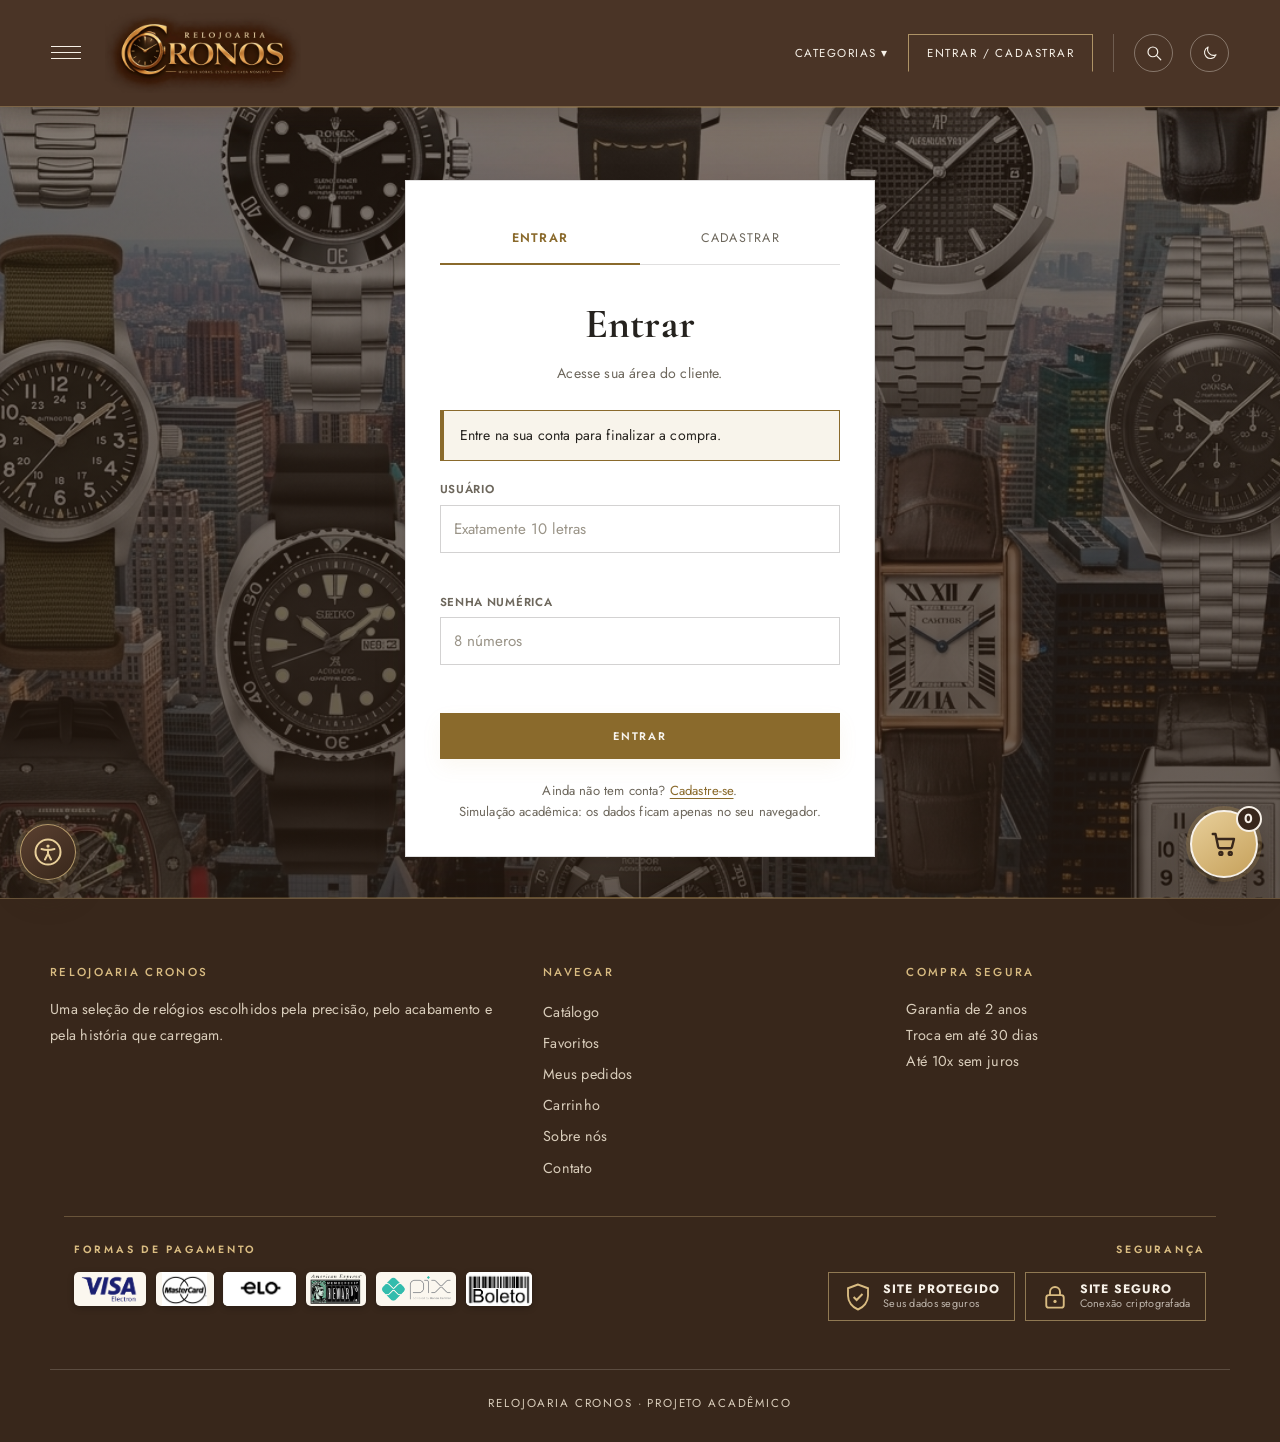
<file: checkout.html>
<!DOCTYPE html>
<html lang="pt-BR">
<head>
  <meta charset="UTF-8" />
  <meta name="viewport" content="width=device-width, initial-scale=1.0" />
  <title>Relojoaria Cronos - Finalizar Compra</title>
  <meta name="description" content="Finalize sua compra: endereço de entrega, frete e resumo do pedido." />

  <link rel="preconnect" href="https://fonts.googleapis.com" />
  <link href="https://fonts.googleapis.com/css2?family=Cormorant+Garamond:wght@500;600;700&family=Jost:wght@300;400;500;600&display=swap" rel="stylesheet" />

  <link rel="stylesheet" href="css/style.css" />
  <!-- tema.js e sessao.js carregam primeiro: o tema não pisca e as páginas restritas checam o login antes de aparecer -->
  <script src="js/tema.js"></script>
  <script src="js/sessao.js"></script>

  <script>exigirLogin("checkout");</script>
</head>
<body>
  <a class="pular-conteudo" href="#conteudo">Pular para o conteúdo</a>

  <!-- cabeçalho fixo no topo -->
  <header class="cabecalho">
    <button class="botao-hamburguer" id="botao-menu" aria-label="Abrir menu">
      <span></span><span></span><span></span>
    </button>
    <a class="logo" href="index.html" aria-label="Ir para a tela inicial" title="Ir para a tela inicial"><img class="logo-img" src="assets/logo.png" alt="Relojoaria Cronos" onload="this.nextElementSibling.style.display='none'" onerror="this.style.display='none'"><span>Relojoaria Cronos</span></a>
    <nav class="navegacao" id="navegacao" aria-label="Navegação principal"></nav>
  </header>

  <div class="overlay-menu" id="overlay-menu"></div>
  <!-- menu lateral (abre pelo botão de três linhas) -->
  <aside class="menu-lateral" id="menu-lateral">
    <button class="fechar-menu" id="botao-fechar-menu" aria-label="Fechar menu">✕</button>
    <a class="logo" href="index.html" aria-label="Ir para a tela inicial" title="Ir para a tela inicial"><img class="logo-img" src="assets/logo.png" alt="Relojoaria Cronos" onload="this.nextElementSibling.style.display='none'" onerror="this.style.display='none'"><span>Relojoaria Cronos</span></a>
    <nav id="menu-nav" aria-label="Menu lateral"></nav>
  </aside>

  <div class="divisor"></div>

  <!-- conteúdo da página -->
  <main id="conteudo" class="tela-checkout">

    <section>
      <h1>Endereço de entrega</h1>

      <form id="form-checkout" class="cartao">
        <div class="linha-cep">
          <div class="campo">
            <label for="cep">CEP</label>
            <input type="text" id="cep" name="cep" placeholder="00000-000" maxlength="9" required />
          </div>
          <button type="button" id="botao-buscar-cep" class="botao botao-secundario">Buscar CEP</button>
        </div>
        <p id="cep-mensagem" class="mensagem-erro"></p>

        <div class="grade-endereco">
          <div class="campo">
            <label for="endereco">Rua / Avenida</label>
            <input type="text" id="endereco" name="endereco" required />
          </div>
          <div class="campo">
            <label for="numero">Número</label>
            <input type="text" id="numero" name="numero" required />
          </div>
        </div>

        <div class="campo">
          <label for="bairro">Bairro</label>
          <input type="text" id="bairro" name="bairro" required />
        </div>

        <div class="grade-endereco">
          <div class="campo">
            <label for="cidade">Cidade</label>
            <input type="text" id="cidade" name="cidade" required />
          </div>
          <div class="campo">
            <label for="uf">UF</label>
            <input type="text" id="uf" name="uf" maxlength="2" required />
          </div>
        </div>

        <fieldset class="forma-pagamento">
          <legend>Forma de pagamento</legend>
          <label><input type="radio" name="pagamento" value="Pix" checked /> Pix</label>
          <label><input type="radio" name="pagamento" value="Cartão de crédito" /> Cartão de crédito</label>
          <label><input type="radio" name="pagamento" value="Boleto" /> Boleto</label>
          <p class="aviso-frete">Pix e boleto são à vista. O parcelamento vale para cartão de crédito. (simulação)</p>
        </fieldset>

        <p id="pedido-mensagem" class="mensagem-sucesso"></p>


        <div class="pagamentos pagamentos-checkout" aria-label="Formas de pagamento">
          <span class="selos-titulo">Formas de pagamento aceitas</span>
          <ul>
            <li class="pg pg-visa"><img src="assets/pagamentos/visa.png" alt="Visa"></li>
            <li class="pg pg-master"><img src="assets/pagamentos/mastercard.png" alt="Mastercard"></li>
            <li class="pg pg-elo"><img src="assets/pagamentos/elo.png" alt="Elo"></li>
            <li class="pg pg-amex"><img src="assets/pagamentos/amex.png" alt="American Express"></li>
            <li class="pg pg-pix"><img src="assets/pagamentos/pix.png" alt="Pix"></li>
            <li class="pg pg-boleto"><img src="assets/pagamentos/boleto.png" alt="Boleto"></li>
          </ul>
          <p class="pagamentos-seguro">Pagamento em ambiente protegido · Site seguro</p>
        </div>
        <button type="submit" class="botao" id="botao-finalizar">Finalizar compra</button>
      </form>
    </section>

    <section class="cartao">
      <h1>Seu pedido</h1>
      <div id="lista-carrinho"></div>
      <div class="resumo-linha"><span>Subtotal</span><span id="subtotal-carrinho">R$ 0,00</span></div>
      <div class="campo-cupom">
        <input type="text" id="cupom" placeholder="Cupom de desconto" aria-label="Código do cupom" autocomplete="off" />
        <button type="button" id="botao-cupom" class="botao botao-secundario">Aplicar</button>
      </div>
      <p id="cupom-mensagem" class="mensagem-erro"></p>
      <div class="resumo-linha linha-desconto" id="linha-desconto" hidden><span><span id="rotulo-desconto">Desconto</span> <button type="button" id="botao-remover-cupom" class="remover-cupom">remover</button></span><span id="desconto-carrinho"></span></div>
      <div class="resumo-linha"><span>Frete</span><span id="frete-carrinho">informe o CEP</span></div>
      <p class="aviso-frete" id="aviso-frete">Frete grátis em compras acima de R$ 1.500,00 (simulação).</p>
      <div class="resumo-total">
        <span>Total</span>
        <span id="total-carrinho">R$ 0,00</span>
      </div>
      <div class="campo campo-parcelas">
        <label for="parcelas">Parcelamento (sem juros)</label>
        <select id="parcelas" form="form-checkout"></select>
      </div>
    </section>
  </main>

  <div class="divisor"></div>
  <!-- rodapé -->
  <footer class="rodape">
    <div class="rodape-colunas">
      <div>
        <h2>Relojoaria Cronos</h2>
        <p>Uma seleção de relógios escolhidos pela precisão, pelo acabamento e pela história que carregam.</p>
      </div>
      <nav aria-label="Navegação do rodapé">
        <h2>Navegar</h2>
        <a href="index.html">Catálogo</a>
        <a href="index.html?favoritos=1">Favoritos</a>
        <a href="pedidos.html">Meus pedidos</a>
        <a href="checkout.html">Carrinho</a>
        <a href="sobre.html">Sobre nós</a>
        <a href="contato.html">Contato</a>
      </nav>
      <div>
        <h2>Compra segura</h2>
        <p>Garantia de 2 anos<br>Troca em até 30 dias<br>Até 10x sem juros</p>
      </div>
    </div>
    <div class="rodape-selos">
      <div class="pagamentos" aria-label="Formas de pagamento">
        <span class="selos-titulo">Formas de pagamento</span>
        <ul>
          <li class="pg pg-visa"><img src="assets/pagamentos/visa.png" alt="Visa"></li>
          <li class="pg pg-master"><img src="assets/pagamentos/mastercard.png" alt="Mastercard"></li>
          <li class="pg pg-elo"><img src="assets/pagamentos/elo.png" alt="Elo"></li>
          <li class="pg pg-amex"><img src="assets/pagamentos/amex.png" alt="American Express"></li>
          <li class="pg pg-pix"><img src="assets/pagamentos/pix.png" alt="Pix"></li>
          <li class="pg pg-boleto"><img src="assets/pagamentos/boleto.png" alt="Boleto"></li>
        </ul>
      </div>
      <div class="seguranca" aria-label="Segurança">
        <span class="selos-titulo">Segurança</span>
        <ul>
          <li class="selo-seg">
            <svg viewBox="0 0 24 24" width="30" height="30" aria-hidden="true"><path d="M12 2 4 5v6c0 5 3.4 9.3 8 11 4.6-1.7 8-6 8-11V5l-8-3z" fill="none" stroke="currentColor" stroke-width="1.5"/><path d="m8.5 12 2.4 2.4L15.6 9.6" fill="none" stroke="currentColor" stroke-width="1.6"/></svg>
            <span><strong>Site protegido</strong><small>Seus dados seguros</small></span>
          </li>
          <li class="selo-seg">
            <svg viewBox="0 0 24 24" width="30" height="30" aria-hidden="true"><rect x="5" y="10.5" width="14" height="10" rx="2" fill="none" stroke="currentColor" stroke-width="1.5"/><path d="M8 10.5V8a4 4 0 0 1 8 0v2.5" fill="none" stroke="currentColor" stroke-width="1.5"/><circle cx="12" cy="15.5" r="1.3" fill="currentColor"/></svg>
            <span><strong>Site seguro</strong><small>Conexão criptografada</small></span>
          </li>
        </ul>
      </div>
    </div>
    <p class="rodape-final">Relojoaria Cronos · Projeto acadêmico</p>
  </footer>

  <script src="js/carrinho.js"></script>
  <script src="js/validacoes.js"></script>
  <script src="js/cep.js"></script>
  <script src="js/menu.js"></script>
  <script src="js/produtos.js"></script>
  <script src="js/busca.js"></script>
  <script src="js/acessibilidade.js"></script>
  <script src="js/cabecalho.js"></script>
  <script>
    function renderizarCarrinho() {
      const lista = document.getElementById("lista-carrinho");
      const itens = obterCarrinho();

      if (itens.length === 0) {
        lista.innerHTML = '<p class="carrinho-vazio">Seu carrinho está vazio.</p>';
      } else {
        lista.innerHTML = itens
          .map(
            (item) => `
              <div class="item-carrinho">
                <span class="item-nome">${item.nome}</span>
                <span class="item-quantidade">
                  <button type="button" class="botao-qtd" aria-label="Diminuir quantidade de ${item.nome}" onclick="mudarQuantidade(${item.id}, -1)">−</button>
                  <strong>${item.quantidade}</strong>
                  <button type="button" class="botao-qtd" aria-label="Aumentar quantidade de ${item.nome}" onclick="mudarQuantidade(${item.id}, 1)">+</button>
                </span>
                <span>
                  ${formatarPreco(item.preco * item.quantidade)}
                  <button onclick="removerItem(${item.id})">remover</button>
                </span>
              </div>
            `
          )
          .join("");
      }

      atualizarTotais();

      document.getElementById("botao-finalizar").disabled = itens.length === 0;
    }

    let cupomAplicado = "";

    function mostrarMensagemCupom(texto, sucesso) {
      const msg = document.getElementById("cupom-mensagem");
      msg.className = sucesso ? "mensagem-sucesso" : "mensagem-erro";
      msg.textContent = texto;
    }

    function aplicarCupom() {
      const campo = document.getElementById("cupom");
      const resultado = validarCupom(campo.value, calcularTotalCarrinho());

      if (!resultado.valido) {
        cupomAplicado = "";
        mostrarMensagemCupom(resultado.mensagem, false);
      } else {
        cupomAplicado = resultado.codigo;
        campo.value = "";
        mostrarMensagemCupom(resultado.mensagem, true);
      }
      atualizarTotais();
    }

    document.getElementById("botao-cupom").addEventListener("click", aplicarCupom);

    document.getElementById("cupom").addEventListener("keydown", function (evento) {
      if (evento.key === "Enter") {
        evento.preventDefault();
        aplicarCupom();
      }
    });

    document.getElementById("botao-remover-cupom").addEventListener("click", function () {
      cupomAplicado = "";
      mostrarMensagemCupom("Cupom removido.", true);
      atualizarTotais();
    });

    function descontoAtual(subtotal) {
      if (!cupomAplicado) return 0;
      const resultado = validarCupom(cupomAplicado, subtotal);
      if (resultado.valido) return resultado.desconto;
      cupomAplicado = "";
      mostrarMensagemCupom(resultado.mensagem, false);
      return 0;
    }

    function atualizarTotais() {
      const subtotal = calcularTotalCarrinho();
      const desconto = descontoAtual(subtotal);
      const frete = calcularFrete(document.getElementById("uf").value, subtotal - desconto);

      const linhaDesconto = document.getElementById("linha-desconto");
      linhaDesconto.hidden = desconto === 0;
      document.getElementById("rotulo-desconto").textContent = "Desconto (" + cupomAplicado + ")";
      document.getElementById("desconto-carrinho").textContent = "− " + formatarPreco(desconto);

      document.getElementById("subtotal-carrinho").textContent = formatarPreco(subtotal);
      document.getElementById("frete-carrinho").textContent =
        frete === null ? "informe o CEP" : frete === 0 ? "Grátis" : formatarPreco(frete);
      const total = Math.round((subtotal - desconto + (frete || 0)) * 100) / 100;
      document.getElementById("total-carrinho").textContent = formatarPreco(total);
      atualizarParcelas(total);
    }

    function atualizarParcelas(total) {
      const select = document.getElementById("parcelas");
      const escolhida = select.value || "1";
      select.innerHTML = "";
      for (let n = 1; n <= 10; n++) {
        const opcao = document.createElement("option");
        opcao.value = n;
        opcao.textContent = n + "x de " + formatarPreco(total / n) + (n === 1 ? " (à vista)" : "");
        select.appendChild(opcao);
      }
      select.value = escolhida;
    }

    function pagamentoEscolhido() {
      return document.querySelector('input[name="pagamento"]:checked').value;
    }

    function aplicarPagamento() {
      const select = document.getElementById("parcelas");
      const cartao = pagamentoEscolhido() === "Cartão de crédito";
      if (!cartao) select.value = "1";
      select.disabled = !cartao;
    }

    document.querySelectorAll('input[name="pagamento"]').forEach((radio) => {
      radio.addEventListener("change", aplicarPagamento);
    });

    function mudarQuantidade(id, delta) {
      alterarQuantidade(id, delta);
      renderizarCarrinho();
    }

    document.getElementById("uf").addEventListener("input", atualizarTotais);

    function removerItem(id) {
      removerDoCarrinho(id);
      atualizarContadorCarrinho();
      renderizarCarrinho();
    }

    document
      .getElementById("botao-buscar-cep")
      .addEventListener("click", buscarEnderecoPorCep);

    document.getElementById("form-checkout").addEventListener("submit", function (evento) {
      evento.preventDefault();

      const itens = obterCarrinho();
      const subtotal = calcularTotalCarrinho();
      const uf = document.getElementById("uf").value.trim().toUpperCase();
      const desconto = descontoAtual(subtotal);
      const frete = calcularFrete(uf, subtotal - desconto);
      const mensagem = document.getElementById("pedido-mensagem");

      if (frete === null) {
        mensagem.className = "mensagem-erro";
        mensagem.textContent = "UF inválida. Use a sigla do estado (ex: RJ).";
        return;
      }

      const pedido = {
        numero: "CR" + Date.now().toString().slice(-8),
        email: emailAtual(),
        data: new Date().toISOString(),
        itens: itens.map((i) => ({ id: i.id, nome: i.nome, preco: i.preco, quantidade: i.quantidade })),
        subtotal: subtotal,
        cupom: cupomAplicado,
        desconto: desconto,
        frete: frete,
        total: Math.round((subtotal - desconto + frete) * 100) / 100,
        pagamento: pagamentoEscolhido(),
        parcelas: Number(document.getElementById("parcelas").value),
        endereco: {
          rua: document.getElementById("endereco").value,
          numero: document.getElementById("numero").value,
          bairro: document.getElementById("bairro").value,
          cidade: document.getElementById("cidade").value,
          uf: uf,
          cep: document.getElementById("cep").value,
        },
      };
      salvarPedido(pedido);

      localStorage.removeItem("relojoaria_carrinho");
      window.location.href = "pedido-confirmado.html?n=" + pedido.numero;
    });

    (function preencherEndereco() {
      const usuario = obterUsuario();
      if (!usuario || !usuario.endereco) return;
      const e = usuario.endereco;
      const valores = { cep: e.cep, endereco: e.rua, numero: e.numero, bairro: e.bairro, cidade: e.cidade, uf: e.uf };
      Object.entries(valores).forEach(([id, valor]) => {
        const campo = document.getElementById(id);
        if (campo && !campo.value) campo.value = valor || "";
      });
    })();

    renderizarCarrinho();
    aplicarPagamento();
  </script>
</body>
</html>
</file>
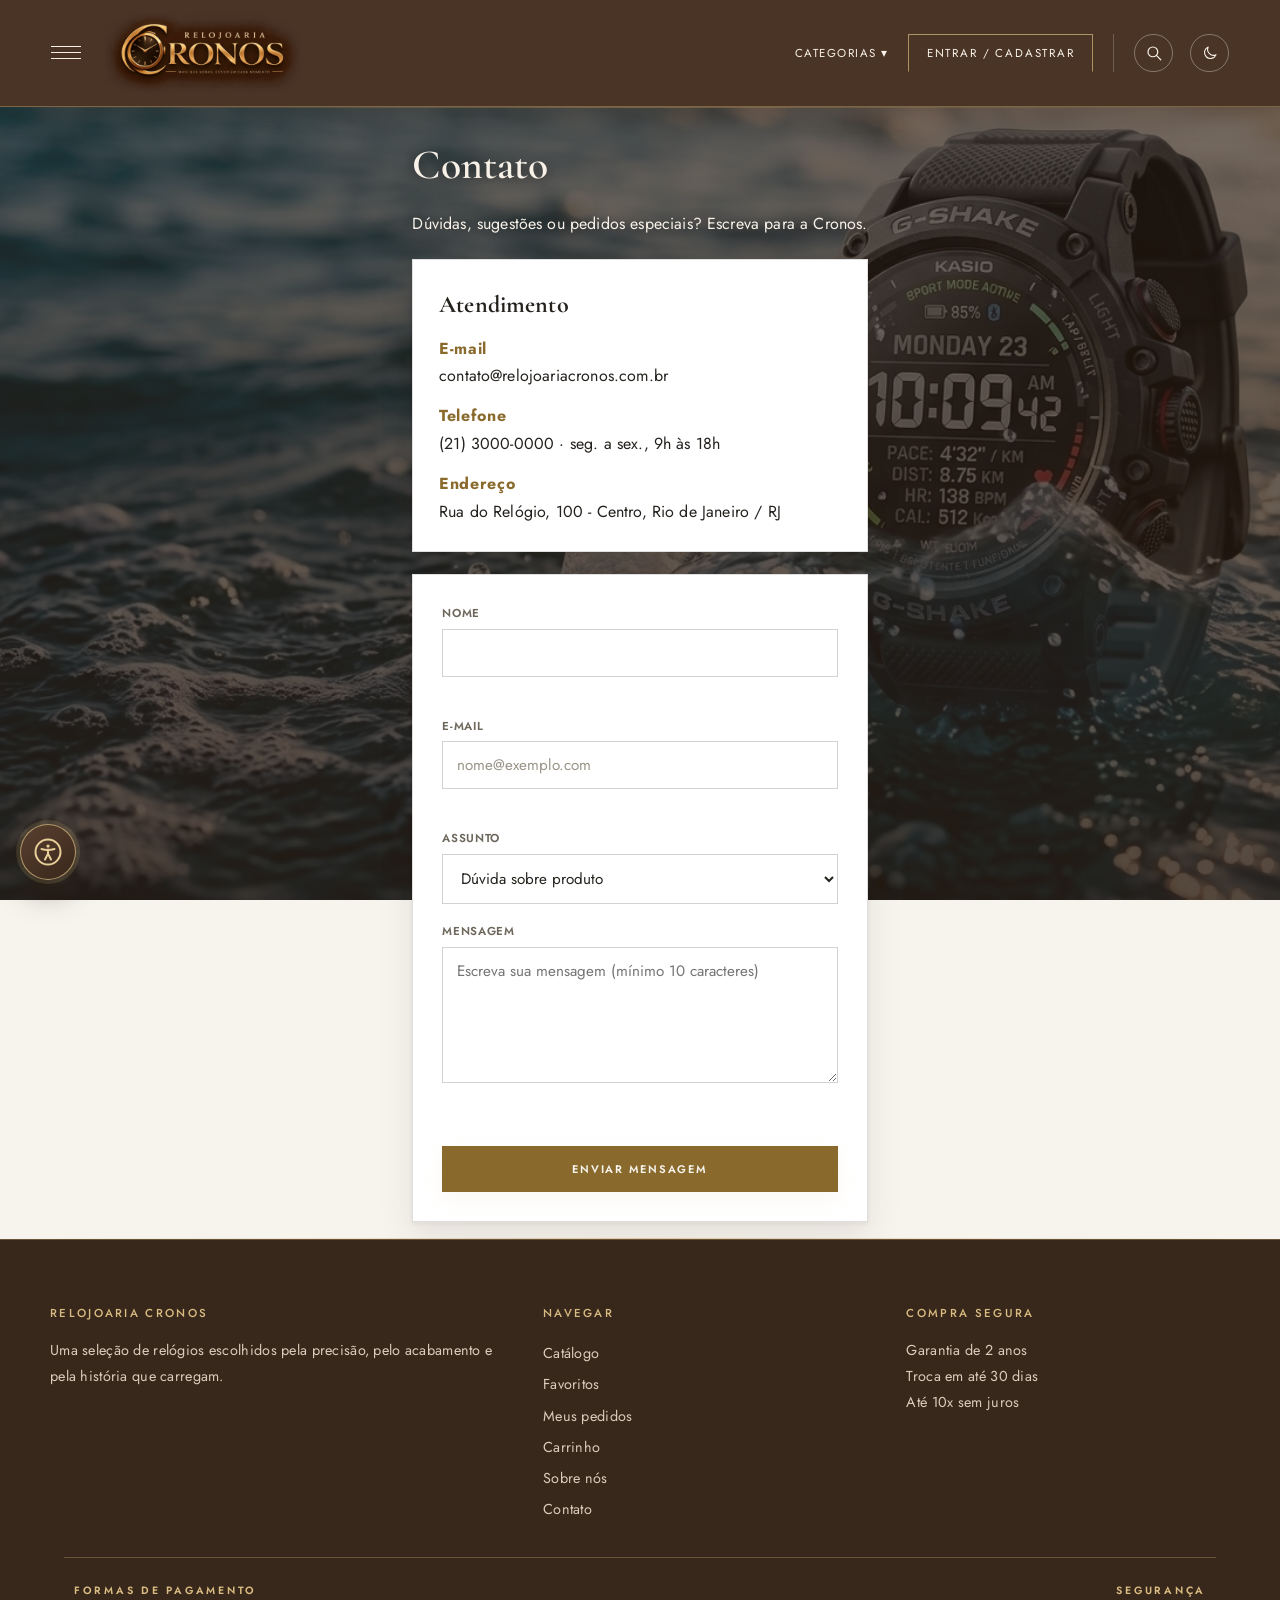
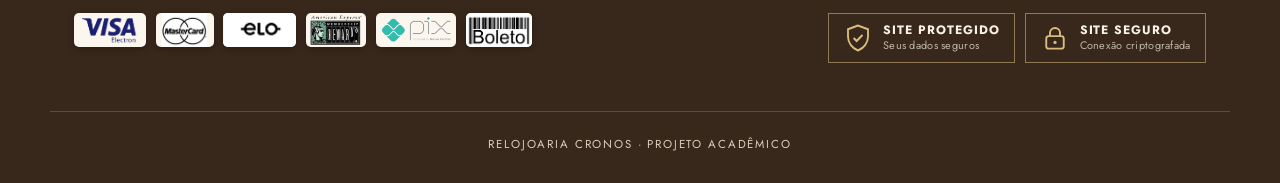
<file: contato.html>
<!DOCTYPE html>
<html lang="pt-BR">
<head>
  <meta charset="UTF-8" />
  <meta name="viewport" content="width=device-width, initial-scale=1.0" />
  <title>Relojoaria Cronos - Contato</title>
  <meta name="description" content="Fale com a Relojoaria Cronos." />

  <link rel="preconnect" href="https://fonts.googleapis.com" />
  <link href="https://fonts.googleapis.com/css2?family=Cormorant+Garamond:wght@500;600;700&family=Jost:wght@300;400;500;600&display=swap" rel="stylesheet" />
  <link rel="stylesheet" href="css/style.css" />
  <!-- tema.js e sessao.js carregam primeiro: o tema não pisca e as páginas restritas checam o login antes de aparecer -->
  <script src="js/tema.js"></script>
  <script src="js/sessao.js"></script>
</head>
<body>
  <a class="pular-conteudo" href="#conteudo">Pular para o conteúdo</a>

  <!-- cabeçalho fixo no topo -->
  <header class="cabecalho">
    <button class="botao-hamburguer" id="botao-menu" aria-label="Abrir menu">
      <span></span><span></span><span></span>
    </button>
    <a class="logo" href="index.html" aria-label="Ir para a tela inicial" title="Ir para a tela inicial"><img class="logo-img" src="assets/logo.png" alt="Relojoaria Cronos" onload="this.nextElementSibling.style.display='none'" onerror="this.style.display='none'"><span>Relojoaria Cronos</span></a>
    <nav class="navegacao" id="navegacao" aria-label="Navegação principal"></nav>
  </header>

  <div class="overlay-menu" id="overlay-menu"></div>
  <!-- menu lateral (abre pelo botão de três linhas) -->
  <aside class="menu-lateral" id="menu-lateral">
    <button class="fechar-menu" id="botao-fechar-menu" aria-label="Fechar menu">✕</button>
    <a class="logo" href="index.html" aria-label="Ir para a tela inicial" title="Ir para a tela inicial"><img class="logo-img" src="assets/logo.png" alt="Relojoaria Cronos" onload="this.nextElementSibling.style.display='none'" onerror="this.style.display='none'"><span>Relojoaria Cronos</span></a>
    <nav id="menu-nav" aria-label="Menu lateral"></nav>
  </aside>

  <div class="divisor"></div>

  <!-- conteúdo da página -->
  <div class="fundo-pagina fundo-contato" aria-hidden="true"><div class="fundo-pagina-pelicula"></div></div>

  <main id="conteudo" class="pagina-produto pagina-estreita pagina-com-fundo">
    <h1 class="titulo-pagina">Contato</h1>
    <p class="painel-sub">Dúvidas, sugestões ou pedidos especiais? Escreva para a Cronos.</p>

    <section class="cartao sobre-bloco">
      <h2>Atendimento</h2>
      <ul class="sobre-valores">
        <li><strong>E-mail</strong><span>contato@relojoariacronos.com.br</span></li>
        <li><strong>Telefone</strong><span>(21) 3000-0000 · seg. a sex., 9h às 18h</span></li>
        <li><strong>Endereço</strong><span>Rua do Relógio, 100 - Centro, Rio de Janeiro / RJ</span></li>
      </ul>
    </section>

    <div id="aviso-contato" class="alerta escondido" role="alert"></div>

    <form id="form-contato" class="cartao form-feedback" novalidate>
      <div class="campo">
        <label for="ct-nome">Nome</label>
        <input type="text" id="ct-nome" maxlength="50" autocomplete="name" />
        <p class="erro-campo" id="ct-nome-erro"></p>
      </div>
      <div class="campo">
        <label for="ct-email">E-mail</label>
        <input type="email" id="ct-email" maxlength="80" placeholder="nome@exemplo.com" autocomplete="email" />
        <p class="erro-campo" id="ct-email-erro"></p>
      </div>
      <div class="campo">
        <label for="ct-assunto">Assunto</label>
        <select id="ct-assunto">
          <option value="Dúvida sobre produto">Dúvida sobre produto</option>
          <option value="Pedido">Pedido</option>
          <option value="Sugestão">Sugestão</option>
          <option value="Outro">Outro</option>
        </select>
      </div>
      <div class="campo">
        <label for="ct-mensagem">Mensagem</label>
        <textarea id="ct-mensagem" rows="5" maxlength="500" placeholder="Escreva sua mensagem (mínimo 10 caracteres)"></textarea>
        <p class="erro-campo" id="ct-mensagem-erro"></p>
      </div>
      <button type="submit" class="botao">Enviar mensagem</button>
    </form>
  </main>



  <div class="divisor"></div>
  <!-- rodapé -->
  <footer class="rodape">
    <div class="rodape-colunas">
      <div>
        <h2>Relojoaria Cronos</h2>
        <p>Uma seleção de relógios escolhidos pela precisão, pelo acabamento e pela história que carregam.</p>
      </div>
      <nav aria-label="Navegação do rodapé">
        <h2>Navegar</h2>
        <a href="index.html">Catálogo</a>
        <a href="index.html?favoritos=1">Favoritos</a>
        <a href="pedidos.html">Meus pedidos</a>
        <a href="checkout.html">Carrinho</a>
        <a href="sobre.html">Sobre nós</a>
        <a href="contato.html">Contato</a>
      </nav>
      <div>
        <h2>Compra segura</h2>
        <p>Garantia de 2 anos<br>Troca em até 30 dias<br>Até 10x sem juros</p>
      </div>
    </div>
    <div class="rodape-selos">
      <div class="pagamentos" aria-label="Formas de pagamento">
        <span class="selos-titulo">Formas de pagamento</span>
        <ul>
          <li class="pg pg-visa"><img src="assets/pagamentos/visa.png" alt="Visa"></li>
          <li class="pg pg-master"><img src="assets/pagamentos/mastercard.png" alt="Mastercard"></li>
          <li class="pg pg-elo"><img src="assets/pagamentos/elo.png" alt="Elo"></li>
          <li class="pg pg-amex"><img src="assets/pagamentos/amex.png" alt="American Express"></li>
          <li class="pg pg-pix"><img src="assets/pagamentos/pix.png" alt="Pix"></li>
          <li class="pg pg-boleto"><img src="assets/pagamentos/boleto.png" alt="Boleto"></li>
        </ul>
      </div>
      <div class="seguranca" aria-label="Segurança">
        <span class="selos-titulo">Segurança</span>
        <ul>
          <li class="selo-seg">
            <svg viewBox="0 0 24 24" width="30" height="30" aria-hidden="true"><path d="M12 2 4 5v6c0 5 3.4 9.3 8 11 4.6-1.7 8-6 8-11V5l-8-3z" fill="none" stroke="currentColor" stroke-width="1.5"/><path d="m8.5 12 2.4 2.4L15.6 9.6" fill="none" stroke="currentColor" stroke-width="1.6"/></svg>
            <span><strong>Site protegido</strong><small>Seus dados seguros</small></span>
          </li>
          <li class="selo-seg">
            <svg viewBox="0 0 24 24" width="30" height="30" aria-hidden="true"><rect x="5" y="10.5" width="14" height="10" rx="2" fill="none" stroke="currentColor" stroke-width="1.5"/><path d="M8 10.5V8a4 4 0 0 1 8 0v2.5" fill="none" stroke="currentColor" stroke-width="1.5"/><circle cx="12" cy="15.5" r="1.3" fill="currentColor"/></svg>
            <span><strong>Site seguro</strong><small>Conexão criptografada</small></span>
          </li>
        </ul>
      </div>
    </div>
    <p class="rodape-final">Relojoaria Cronos · Projeto acadêmico</p>
  </footer>

  <script src="js/produtos.js"></script>
  <script src="js/carrinho.js"></script>
  <script src="js/validacoes.js"></script>
  <script src="js/menu.js"></script>
  <script src="js/busca.js"></script>
  <script src="js/acessibilidade.js"></script>
  <script src="js/cabecalho.js"></script>
  <script>
    const aviso = document.getElementById("aviso-contato");
    const nome = document.getElementById("ct-nome");
    const email = document.getElementById("ct-email");
    const mensagem = document.getElementById("ct-mensagem");

    // preenche nome e e-mail se a pessoa estiver logada
    if (estaLogado()) {
      const usuario = obterUsuario();
      if (usuario) {
        nome.value = usuario.nome || "";
        email.value = usuario.email || "";
      }
    }

    const campos = {
      "ct-nome": () => validarNome(nome.value),
      "ct-email": () => validarEmail(email.value),
      "ct-mensagem": () => (mensagem.value.trim().length >= 10 ? "" : "A mensagem deve ter pelo menos 10 caracteres."),
    };

    function validarCampo(id) {
      return mostrarErroCampo(document.getElementById(id), campos[id]());
    }

    Object.keys(campos).forEach((id) => {
      document.getElementById(id).addEventListener("blur", () => validarCampo(id));
    });

    document.getElementById("form-contato").addEventListener("submit", function (evento) {
      evento.preventDefault();
      const resultados = Object.keys(campos).map((id) => validarCampo(id));
      if (resultados.includes(false)) {
        aviso.textContent = "Corrija os campos destacados para enviar.";
        aviso.className = "alerta alerta-erro";
        const primeiro = document.querySelector("#form-contato .invalido");
        if (primeiro) primeiro.focus();
        return;
      }

      const lista = JSON.parse(localStorage.getItem("relojoaria_contatos") || "[]");
      lista.push({
        nome: nome.value.trim(),
        email: email.value.trim(),
        assunto: document.getElementById("ct-assunto").value,
        mensagem: mensagem.value.trim(),
        data: new Date().toLocaleString("pt-BR"),
      });
      localStorage.setItem("relojoaria_contatos", JSON.stringify(lista));

      aviso.textContent = "Mensagem enviada! Responderemos pelo e-mail informado.";
      aviso.className = "alerta alerta-sucesso";
      mensagem.value = "";
      mostrarToast("Mensagem enviada");
    });
  </script>
</body>
</html>
</file>
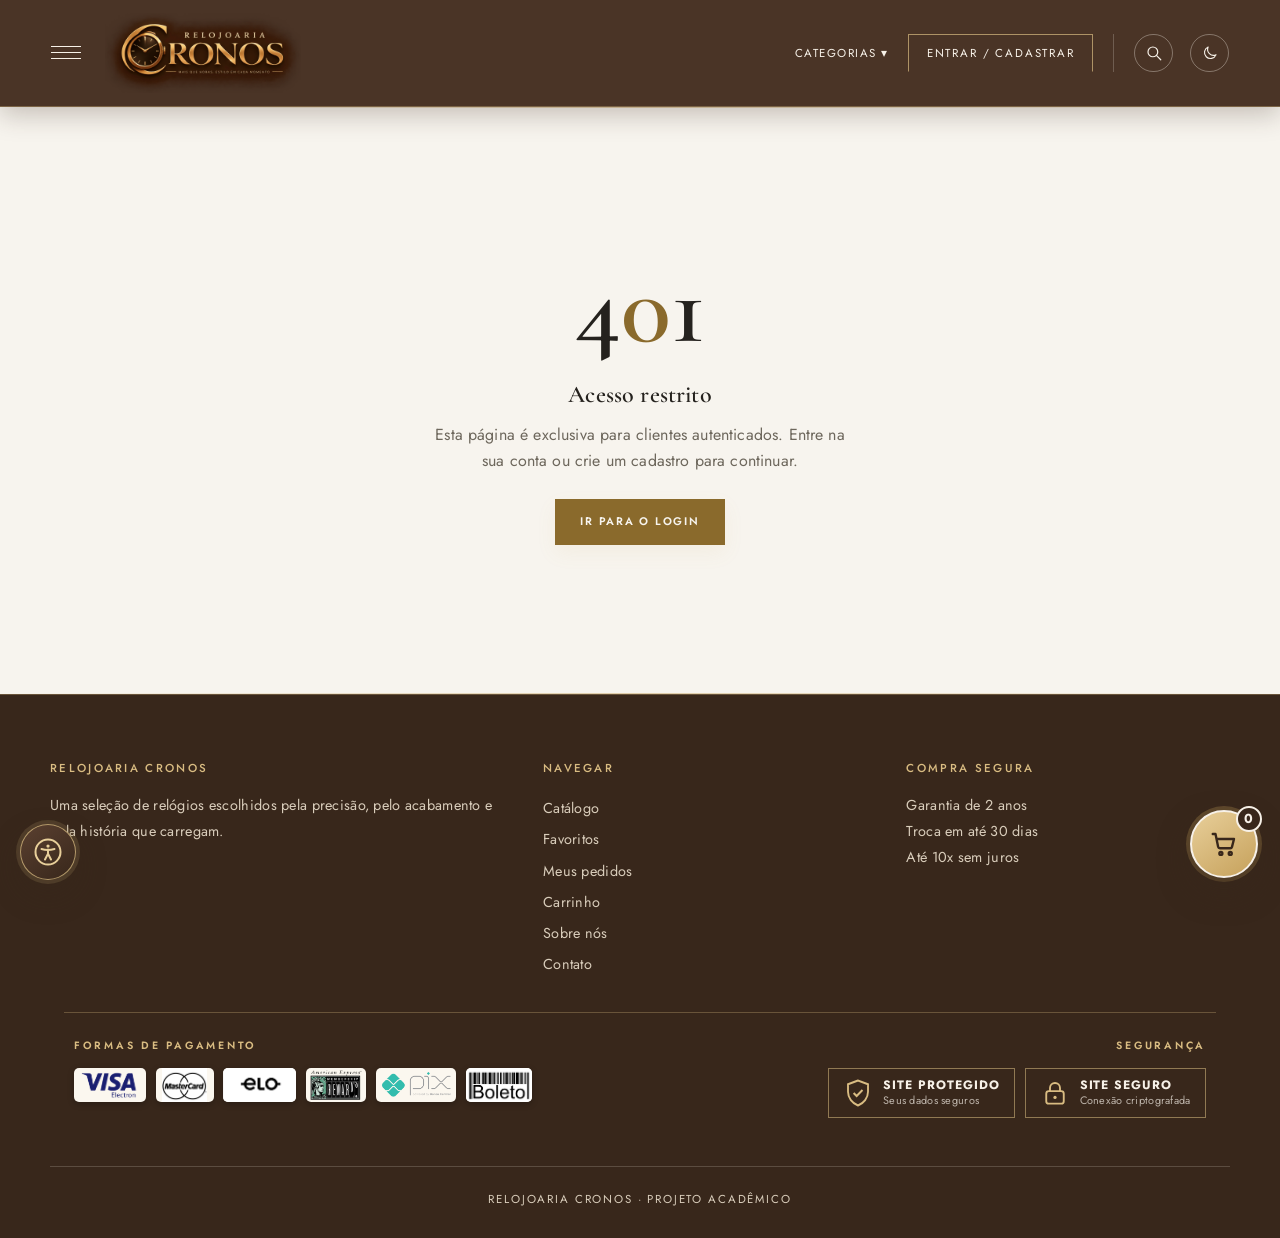
<file: dados.html>
<!DOCTYPE html>
<html lang="pt-BR">
<head>
  <meta charset="UTF-8" />
  <meta name="viewport" content="width=device-width, initial-scale=1.0" />
  <title>Relojoaria Cronos - Dados enviados</title>
  <meta name="description" content="Dados enviados no formulário de feedback." />

  <link rel="preconnect" href="https://fonts.googleapis.com" />
  <link href="https://fonts.googleapis.com/css2?family=Cormorant+Garamond:wght@500;600;700&family=Jost:wght@300;400;500;600&display=swap" rel="stylesheet" />
  <link rel="stylesheet" href="css/style.css" />
  <!-- tema.js e sessao.js carregam primeiro: o tema não pisca e as páginas restritas checam o login antes de aparecer -->
  <script src="js/tema.js"></script>
  <script src="js/sessao.js"></script>
  <script>exigirLogin();</script>
</head>
<body>
  <a class="pular-conteudo" href="#conteudo">Pular para o conteúdo</a>

  <!-- cabeçalho fixo no topo -->
  <header class="cabecalho">
    <button class="botao-hamburguer" id="botao-menu" aria-label="Abrir menu">
      <span></span><span></span><span></span>
    </button>
    <a class="logo" href="index.html" aria-label="Ir para a tela inicial" title="Ir para a tela inicial"><img class="logo-img" src="assets/logo.png" alt="Relojoaria Cronos" onload="this.nextElementSibling.style.display='none'" onerror="this.style.display='none'"><span>Relojoaria Cronos</span></a>
    <nav class="navegacao" id="navegacao" aria-label="Navegação principal"></nav>
  </header>

  <div class="overlay-menu" id="overlay-menu"></div>
  <!-- menu lateral (abre pelo botão de três linhas) -->
  <aside class="menu-lateral" id="menu-lateral">
    <button class="fechar-menu" id="botao-fechar-menu" aria-label="Fechar menu">✕</button>
    <a class="logo" href="index.html" aria-label="Ir para a tela inicial" title="Ir para a tela inicial"><img class="logo-img" src="assets/logo.png" alt="Relojoaria Cronos" onload="this.nextElementSibling.style.display='none'" onerror="this.style.display='none'"><span>Relojoaria Cronos</span></a>
    <nav id="menu-nav" aria-label="Menu lateral"></nav>
  </aside>

  <div class="divisor"></div>

  <!-- conteúdo da página -->
  <main id="conteudo" class="pagina-produto pagina-estreita">
    <h1 class="titulo-pagina">Meus dados enviados</h1>

    <div id="aviso-dados" class="alerta alerta-sucesso escondido" role="status">
      Feedback enviado com sucesso! Confira abaixo os dados registrados.
    </div>

    <section id="ultimo-feedback" class="cartao"></section>

    <section id="historico" hidden>
      <h2 class="painel-titulo">Envios anteriores</h2>
      <div id="lista-historico"></div>
    </section>

    <div class="acoes-confirmacao">
      <a href="feedback.html" class="botao">Enviar novo feedback</a>
      <a href="perfil.html" class="botao botao-secundario">Voltar ao perfil</a>
    </div>
  </main>


  <div class="divisor"></div>
  <!-- rodapé -->
  <footer class="rodape">
    <div class="rodape-colunas">
      <div>
        <h2>Relojoaria Cronos</h2>
        <p>Uma seleção de relógios escolhidos pela precisão, pelo acabamento e pela história que carregam.</p>
      </div>
      <nav aria-label="Navegação do rodapé">
        <h2>Navegar</h2>
        <a href="index.html">Catálogo</a>
        <a href="index.html?favoritos=1">Favoritos</a>
        <a href="pedidos.html">Meus pedidos</a>
        <a href="checkout.html">Carrinho</a>
        <a href="sobre.html">Sobre nós</a>
        <a href="contato.html">Contato</a>
      </nav>
      <div>
        <h2>Compra segura</h2>
        <p>Garantia de 2 anos<br>Troca em até 30 dias<br>Até 10x sem juros</p>
      </div>
    </div>
    <div class="rodape-selos">
      <div class="pagamentos" aria-label="Formas de pagamento">
        <span class="selos-titulo">Formas de pagamento</span>
        <ul>
          <li class="pg pg-visa"><img src="assets/pagamentos/visa.png" alt="Visa"></li>
          <li class="pg pg-master"><img src="assets/pagamentos/mastercard.png" alt="Mastercard"></li>
          <li class="pg pg-elo"><img src="assets/pagamentos/elo.png" alt="Elo"></li>
          <li class="pg pg-amex"><img src="assets/pagamentos/amex.png" alt="American Express"></li>
          <li class="pg pg-pix"><img src="assets/pagamentos/pix.png" alt="Pix"></li>
          <li class="pg pg-boleto"><img src="assets/pagamentos/boleto.png" alt="Boleto"></li>
        </ul>
      </div>
      <div class="seguranca" aria-label="Segurança">
        <span class="selos-titulo">Segurança</span>
        <ul>
          <li class="selo-seg">
            <svg viewBox="0 0 24 24" width="30" height="30" aria-hidden="true"><path d="M12 2 4 5v6c0 5 3.4 9.3 8 11 4.6-1.7 8-6 8-11V5l-8-3z" fill="none" stroke="currentColor" stroke-width="1.5"/><path d="m8.5 12 2.4 2.4L15.6 9.6" fill="none" stroke="currentColor" stroke-width="1.6"/></svg>
            <span><strong>Site protegido</strong><small>Seus dados seguros</small></span>
          </li>
          <li class="selo-seg">
            <svg viewBox="0 0 24 24" width="30" height="30" aria-hidden="true"><rect x="5" y="10.5" width="14" height="10" rx="2" fill="none" stroke="currentColor" stroke-width="1.5"/><path d="M8 10.5V8a4 4 0 0 1 8 0v2.5" fill="none" stroke="currentColor" stroke-width="1.5"/><circle cx="12" cy="15.5" r="1.3" fill="currentColor"/></svg>
            <span><strong>Site seguro</strong><small>Conexão criptografada</small></span>
          </li>
        </ul>
      </div>
    </div>
    <p class="rodape-final">Relojoaria Cronos · Projeto acadêmico</p>
  </footer>

  <script src="js/produtos.js"></script>
  <script src="js/carrinho.js"></script>
  <script src="js/validacoes.js"></script>
  <script src="js/menu.js"></script>
  <script src="js/busca.js"></script>
  <script src="js/acessibilidade.js"></script>
  <script src="js/cabecalho.js"></script>
  <script>
    // pega só os feedbacks do usuário logado
    const usuario = obterUsuario();
    const todos = JSON.parse(localStorage.getItem("relojoaria_feedbacks") || "[]")
      .filter((f) => f.login === usuario.login);

    if (new URLSearchParams(window.location.search).get("enviado") === "1") {
      document.getElementById("aviso-dados").classList.remove("escondido");
    }

    // cria uma linha <dt>/<dd> com textContent (mais seguro que innerHTML)
    function linhaDado(rotulo, valor) {
      const dt = document.createElement("dt");
      dt.textContent = rotulo;
      const dd = document.createElement("dd");
      dd.textContent = valor;
      return [dt, dd];
    }

    function montarLista(f) {
      const lista = document.createElement("dl");
      lista.className = "lista-dados";
      const data = new Date(f.data);
      const itens = [
        ["Enviado em", data.toLocaleDateString("pt-BR") + " às " + data.toLocaleTimeString("pt-BR", { hour: "2-digit", minute: "2-digit" })],
        ["Cliente", f.nome],
        ["Nível de interesse", f.interesse + " / 10"],
        ["Valor pretendido", formatarPreco(f.investimento)],
        ["Categoria de interesse", f.categoria],
        ["Como conheceu a Cronos", f.conheceu],
        ["O que chama atenção", f.atencao.length ? f.atencao.join(", ") : "Nada marcado"],
        ["Comentário", f.comentario || "Sem comentário"],
        ["Receber novidades", f.novidades ? "Sim" : "Não"],
      ];
      itens.forEach(([r, v]) => lista.append(...linhaDado(r, v)));
      return lista;
    }

    const caixa = document.getElementById("ultimo-feedback");
    if (todos.length === 0) {
      caixa.innerHTML = '<p class="carrinho-vazio">Você ainda não enviou nenhum feedback.</p>';
    } else {
      const titulo = document.createElement("h2");
      titulo.className = "painel-titulo";
      titulo.textContent = "Último envio";
      caixa.append(titulo, montarLista(todos[0]));
    }

    if (todos.length > 1) {
      document.getElementById("historico").hidden = false;
      todos.slice(1).forEach((f) => {
        const cartao = document.createElement("article");
        cartao.className = "cartao bloco-pedido";
        cartao.appendChild(montarLista(f));
        document.getElementById("lista-historico").appendChild(cartao);
      });
    }
  </script>

  <a href="checkout.html" class="carrinho-flutuante" aria-label="Ver carrinho">
    <svg class="icone-carrinho" viewBox="0 0 24 24" width="30" height="30" fill="none" stroke="currentColor" stroke-width="1.9" stroke-linecap="round" stroke-linejoin="round" aria-hidden="true"><path d="M3 4h2.2l2.1 10.2a1.5 1.5 0 0 0 1.5 1.2h8.1a1.5 1.5 0 0 0 1.5-1.1L20 8H6.2"/><circle cx="9.5" cy="19.5" r="1.2"/><circle cx="17" cy="19.5" r="1.2"/></svg>
    <span class="carrinho-contador js-contador-carrinho">0</span>
  </a>
</body>
</html>
</file>
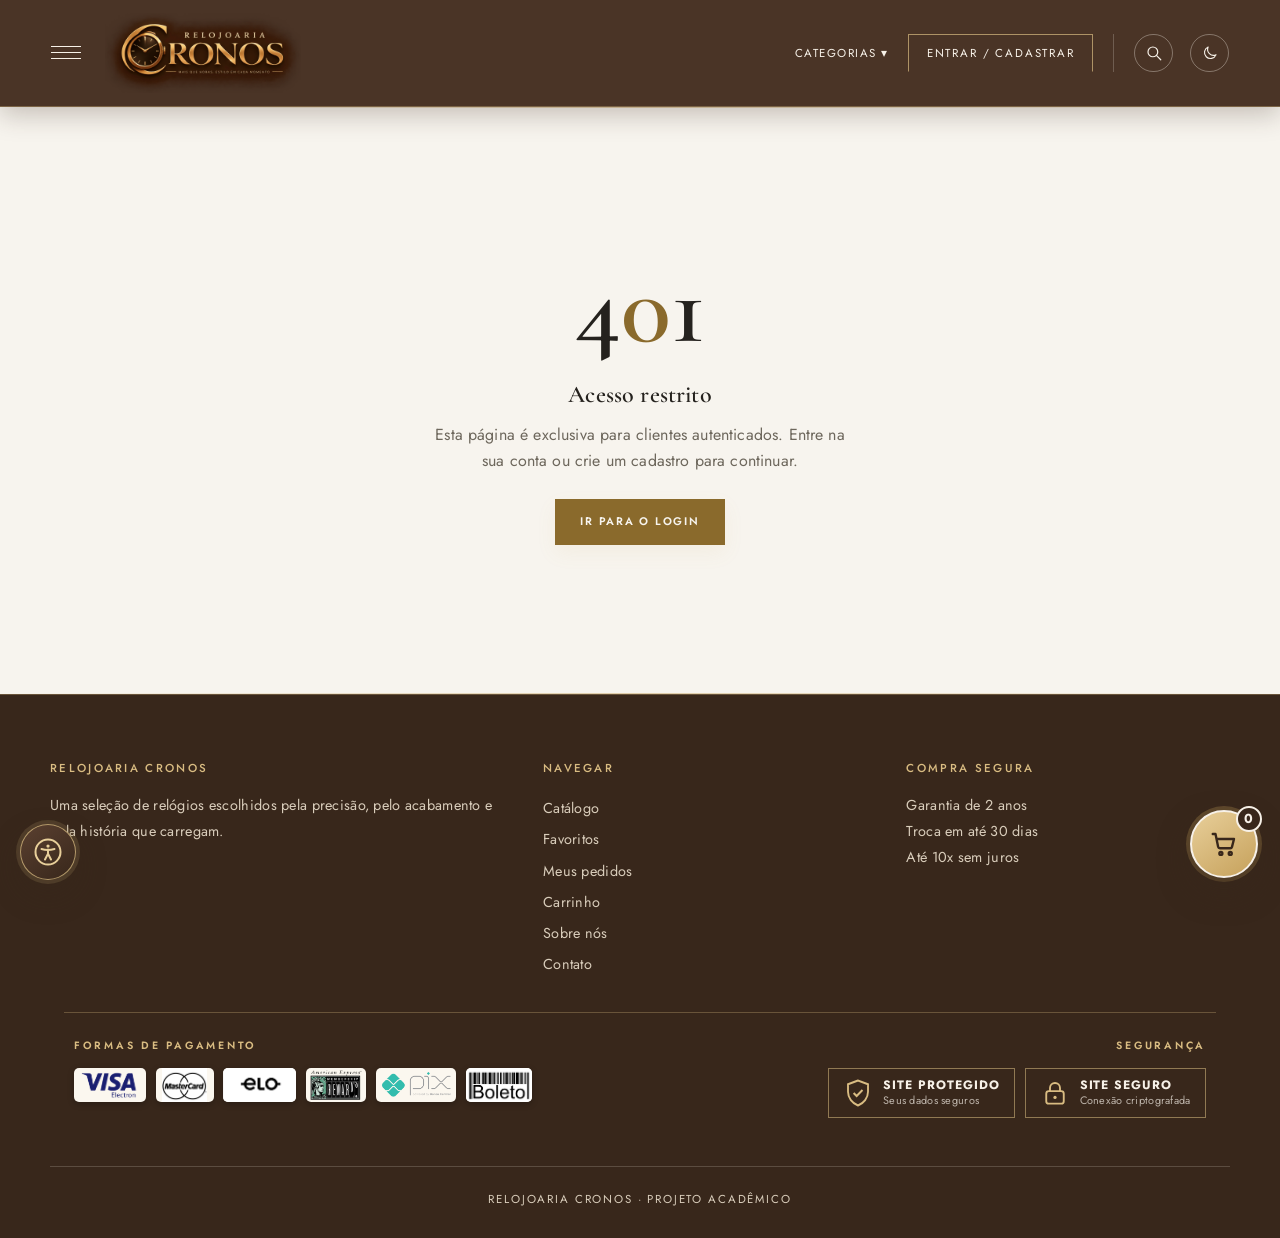
<file: feedback.html>
<!DOCTYPE html>
<html lang="pt-BR">
<head>
  <meta charset="UTF-8" />
  <meta name="viewport" content="width=device-width, initial-scale=1.0" />
  <title>Relojoaria Cronos - Feedback</title>
  <meta name="description" content="Envie seu feedback e interesse para a Relojoaria Cronos." />

  <link rel="preconnect" href="https://fonts.googleapis.com" />
  <link href="https://fonts.googleapis.com/css2?family=Cormorant+Garamond:wght@500;600;700&family=Jost:wght@300;400;500;600&display=swap" rel="stylesheet" />
  <link rel="stylesheet" href="css/style.css" />
  <!-- tema.js e sessao.js carregam primeiro: o tema não pisca e as páginas restritas checam o login antes de aparecer -->
  <script src="js/tema.js"></script>
  <script src="js/sessao.js"></script>
  <script>exigirLogin();</script>
</head>
<body>
  <a class="pular-conteudo" href="#conteudo">Pular para o conteúdo</a>

  <!-- cabeçalho fixo no topo -->
  <header class="cabecalho">
    <button class="botao-hamburguer" id="botao-menu" aria-label="Abrir menu">
      <span></span><span></span><span></span>
    </button>
    <a class="logo" href="index.html" aria-label="Ir para a tela inicial" title="Ir para a tela inicial"><img class="logo-img" src="assets/logo.png" alt="Relojoaria Cronos" onload="this.nextElementSibling.style.display='none'" onerror="this.style.display='none'"><span>Relojoaria Cronos</span></a>
    <nav class="navegacao" id="navegacao" aria-label="Navegação principal"></nav>
  </header>

  <div class="overlay-menu" id="overlay-menu"></div>
  <!-- menu lateral (abre pelo botão de três linhas) -->
  <aside class="menu-lateral" id="menu-lateral">
    <button class="fechar-menu" id="botao-fechar-menu" aria-label="Fechar menu">✕</button>
    <a class="logo" href="index.html" aria-label="Ir para a tela inicial" title="Ir para a tela inicial"><img class="logo-img" src="assets/logo.png" alt="Relojoaria Cronos" onload="this.nextElementSibling.style.display='none'" onerror="this.style.display='none'"><span>Relojoaria Cronos</span></a>
    <nav id="menu-nav" aria-label="Menu lateral"></nav>
  </aside>

  <div class="divisor"></div>

  <!-- conteúdo da página -->
  <main id="conteudo" class="pagina-produto pagina-estreita">
    <h1 class="titulo-pagina">Feedback e interesse</h1>
    <p class="painel-sub">Conte para a Cronos o que você procura. Suas respostas aparecem na página "Meus dados enviados".</p>

    <div id="aviso-feedback" class="alerta escondido" role="alert"></div>

    <form id="form-feedback" class="cartao form-feedback" novalidate>
      <div class="campo">
        <label for="fb-nome">Cliente</label>
        <input type="text" id="fb-nome" readonly />
      </div>

      <div class="campo">
        <label for="fb-interesse">Nível de interesse em comprar: <output id="fb-interesse-valor">5</output> / 10</label>
        <input type="range" id="fb-interesse" min="0" max="10" step="1" value="5" />
      </div>

      <div class="campo">
        <label for="fb-preco">Quanto pretende investir: <output id="fb-preco-valor"></output></label>
        <input type="range" id="fb-preco" min="300" max="2000" step="50" value="900" />
      </div>

      <div class="campo">
        <label for="fb-categoria">Categoria de maior interesse</label>
        <select id="fb-categoria">
          <option value="">Selecione...</option>
          <option value="Social">Social</option>
          <option value="Esportivo">Esportivo</option>
          <option value="Vintage e Estilo">Vintage e Estilo</option>
        </select>
        <p class="erro-campo" id="fb-categoria-erro"></p>
      </div>

      <fieldset class="grupo-campos">
        <legend>Como conheceu a Cronos?</legend>
        <label class="opcao"><input type="radio" name="conheceu" value="Indicação de amigos" /> Indicação de amigos</label>
        <label class="opcao"><input type="radio" name="conheceu" value="Redes sociais" /> Redes sociais</label>
        <label class="opcao"><input type="radio" name="conheceu" value="Busca na internet" /> Busca na internet</label>
        <label class="opcao"><input type="radio" name="conheceu" value="Anúncio" /> Anúncio</label>
        <p class="erro-campo" id="fb-conheceu-erro"></p>
      </fieldset>

      <fieldset class="grupo-campos">
        <legend>O que mais chama sua atenção? (marque quantos quiser)</legend>
        <label class="opcao"><input type="checkbox" name="atencao" value="Design e acabamento" /> Design e acabamento</label>
        <label class="opcao"><input type="checkbox" name="atencao" value="Preço e parcelamento" /> Preço e parcelamento</label>
        <label class="opcao"><input type="checkbox" name="atencao" value="Materiais e durabilidade" /> Materiais e durabilidade</label>
        <label class="opcao"><input type="checkbox" name="atencao" value="Marca" /> Marca</label>
        <label class="opcao"><input type="checkbox" name="atencao" value="Presente para alguém" /> Presente para alguém</label>
      </fieldset>

      <div class="campo">
        <label for="fb-comentario">Comentário (opcional)</label>
        <textarea id="fb-comentario" rows="4" maxlength="400" placeholder="Escreva sua sugestão ou dúvida"></textarea>
      </div>

      <label class="opcao"><input type="checkbox" id="fb-novidades" /> Quero receber novidades e lançamentos</label>

      <button type="submit" class="botao">Enviar feedback</button>
    </form>
  </main>


  <div class="divisor"></div>
  <!-- rodapé -->
  <footer class="rodape">
    <div class="rodape-colunas">
      <div>
        <h2>Relojoaria Cronos</h2>
        <p>Uma seleção de relógios escolhidos pela precisão, pelo acabamento e pela história que carregam.</p>
      </div>
      <nav aria-label="Navegação do rodapé">
        <h2>Navegar</h2>
        <a href="index.html">Catálogo</a>
        <a href="index.html?favoritos=1">Favoritos</a>
        <a href="pedidos.html">Meus pedidos</a>
        <a href="checkout.html">Carrinho</a>
        <a href="sobre.html">Sobre nós</a>
        <a href="contato.html">Contato</a>
      </nav>
      <div>
        <h2>Compra segura</h2>
        <p>Garantia de 2 anos<br>Troca em até 30 dias<br>Até 10x sem juros</p>
      </div>
    </div>
    <div class="rodape-selos">
      <div class="pagamentos" aria-label="Formas de pagamento">
        <span class="selos-titulo">Formas de pagamento</span>
        <ul>
          <li class="pg pg-visa"><img src="assets/pagamentos/visa.png" alt="Visa"></li>
          <li class="pg pg-master"><img src="assets/pagamentos/mastercard.png" alt="Mastercard"></li>
          <li class="pg pg-elo"><img src="assets/pagamentos/elo.png" alt="Elo"></li>
          <li class="pg pg-amex"><img src="assets/pagamentos/amex.png" alt="American Express"></li>
          <li class="pg pg-pix"><img src="assets/pagamentos/pix.png" alt="Pix"></li>
          <li class="pg pg-boleto"><img src="assets/pagamentos/boleto.png" alt="Boleto"></li>
        </ul>
      </div>
      <div class="seguranca" aria-label="Segurança">
        <span class="selos-titulo">Segurança</span>
        <ul>
          <li class="selo-seg">
            <svg viewBox="0 0 24 24" width="30" height="30" aria-hidden="true"><path d="M12 2 4 5v6c0 5 3.4 9.3 8 11 4.6-1.7 8-6 8-11V5l-8-3z" fill="none" stroke="currentColor" stroke-width="1.5"/><path d="m8.5 12 2.4 2.4L15.6 9.6" fill="none" stroke="currentColor" stroke-width="1.6"/></svg>
            <span><strong>Site protegido</strong><small>Seus dados seguros</small></span>
          </li>
          <li class="selo-seg">
            <svg viewBox="0 0 24 24" width="30" height="30" aria-hidden="true"><rect x="5" y="10.5" width="14" height="10" rx="2" fill="none" stroke="currentColor" stroke-width="1.5"/><path d="M8 10.5V8a4 4 0 0 1 8 0v2.5" fill="none" stroke="currentColor" stroke-width="1.5"/><circle cx="12" cy="15.5" r="1.3" fill="currentColor"/></svg>
            <span><strong>Site seguro</strong><small>Conexão criptografada</small></span>
          </li>
        </ul>
      </div>
    </div>
    <p class="rodape-final">Relojoaria Cronos · Projeto acadêmico</p>
  </footer>

  <script src="js/produtos.js"></script>
  <script src="js/carrinho.js"></script>
  <script src="js/validacoes.js"></script>
  <script src="js/menu.js"></script>
  <script src="js/busca.js"></script>
  <script src="js/acessibilidade.js"></script>
  <script src="js/cabecalho.js"></script>
  <script>
    // a página é restrita, então já existe usuário (exigirLogin() no topo)
    const usuario = obterUsuario();
    document.getElementById("fb-nome").value = usuario.nome;

    const campoInteresse = document.getElementById("fb-interesse");
    const campoPreco = document.getElementById("fb-preco");

    // mostra o valor atual dos campos range (interesse e investimento)
    function atualizarSaidas() {
      document.getElementById("fb-interesse-valor").textContent = campoInteresse.value;
      document.getElementById("fb-preco-valor").textContent = formatarPreco(Number(campoPreco.value));
    }
    campoInteresse.addEventListener("input", atualizarSaidas);
    campoPreco.addEventListener("input", atualizarSaidas);
    atualizarSaidas();

    // ao enviar: valida o select e o radio, que são obrigatórios
    document.getElementById("form-feedback").addEventListener("submit", function (evento) {
      evento.preventDefault();

      const categoria = document.getElementById("fb-categoria");
      const conheceu = document.querySelector('input[name="conheceu"]:checked');
      const okCategoria = mostrarErroCampo(categoria, categoria.value ? "" : "Escolha uma categoria.");
      document.getElementById("fb-conheceu-erro").textContent = conheceu ? "" : "Escolha uma opção.";

      const aviso = document.getElementById("aviso-feedback");
      if (!okCategoria || !conheceu) {
        aviso.textContent = "Preencha os campos obrigatórios para enviar.";
        aviso.className = "alerta alerta-erro";
        return;
      }

      // guarda uma lista de feedbacks; o mais novo fica no começo
      const lista = JSON.parse(localStorage.getItem("relojoaria_feedbacks") || "[]");
      lista.unshift({
        id: Date.now(),
        data: new Date().toISOString(),
        login: usuario.login,
        nome: usuario.nome,
        interesse: Number(campoInteresse.value),
        investimento: Number(campoPreco.value),
        categoria: categoria.value,
        conheceu: conheceu.value,
        atencao: Array.from(document.querySelectorAll('input[name="atencao"]:checked')).map((c) => c.value),
        comentario: document.getElementById("fb-comentario").value.trim(),
        novidades: document.getElementById("fb-novidades").checked,
      });
      localStorage.setItem("relojoaria_feedbacks", JSON.stringify(lista));

      // vai para a página que mostra os dados enviados
      window.location.href = "dados.html?enviado=1";
    });
  </script>

  <a href="checkout.html" class="carrinho-flutuante" aria-label="Ver carrinho">
    <svg class="icone-carrinho" viewBox="0 0 24 24" width="30" height="30" fill="none" stroke="currentColor" stroke-width="1.9" stroke-linecap="round" stroke-linejoin="round" aria-hidden="true"><path d="M3 4h2.2l2.1 10.2a1.5 1.5 0 0 0 1.5 1.2h8.1a1.5 1.5 0 0 0 1.5-1.1L20 8H6.2"/><circle cx="9.5" cy="19.5" r="1.2"/><circle cx="17" cy="19.5" r="1.2"/></svg>
    <span class="carrinho-contador js-contador-carrinho">0</span>
  </a>
</body>
</html>
</file>
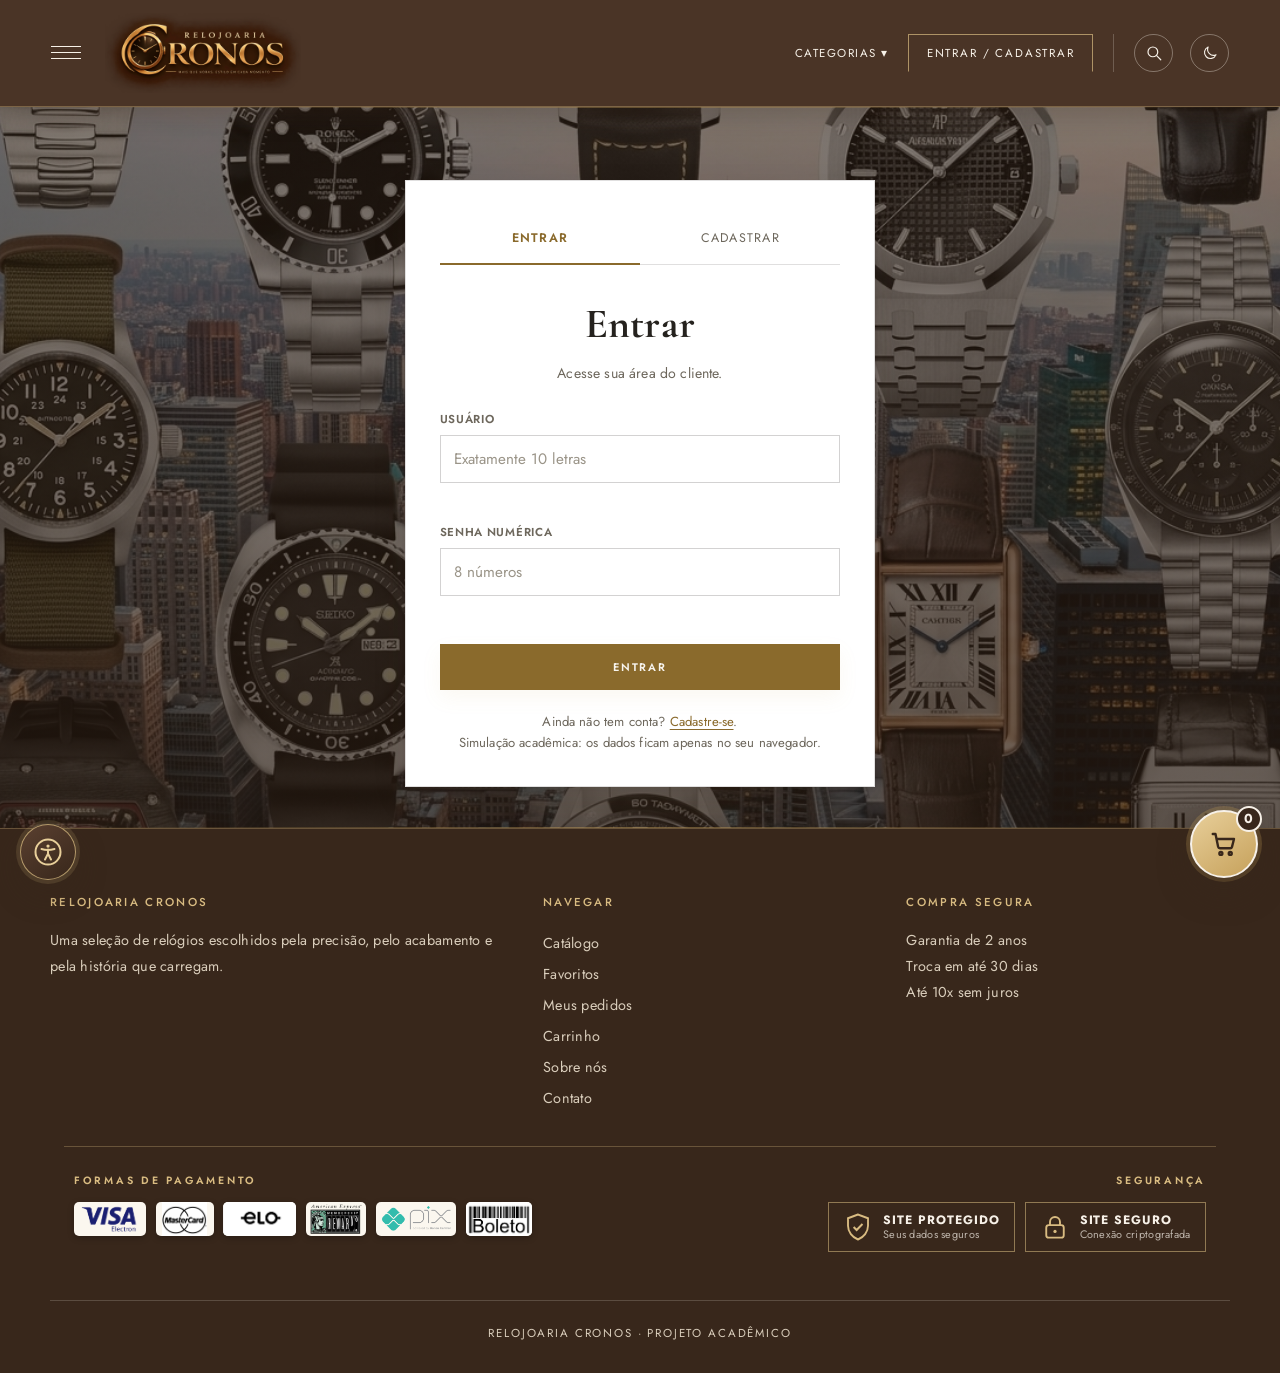
<file: login.html>
<!DOCTYPE html>
<html lang="pt-BR">
<head>
  <meta charset="UTF-8" />
  <meta name="viewport" content="width=device-width, initial-scale=1.0" />
  <title>Relojoaria Cronos - Entrar</title>
  <meta name="description" content="Entre na sua conta da Relojoaria Cronos." />

  <link rel="preconnect" href="https://fonts.googleapis.com" />
  <link href="https://fonts.googleapis.com/css2?family=Cormorant+Garamond:wght@500;600;700&family=Jost:wght@300;400;500;600&display=swap" rel="stylesheet" />
  <link rel="stylesheet" href="css/style.css" />
  <!-- tema.js e sessao.js carregam primeiro: o tema não pisca e as páginas restritas checam o login antes de aparecer -->
  <script src="js/tema.js"></script>
  <script src="js/sessao.js"></script>
</head>
<body>
  <a class="pular-conteudo" href="#conteudo">Pular para o conteúdo</a>

  <!-- cabeçalho fixo no topo -->
  <header class="cabecalho">
    <button class="botao-hamburguer" id="botao-menu" aria-label="Abrir menu">
      <span></span><span></span><span></span>
    </button>
    <a class="logo" href="index.html" aria-label="Ir para a tela inicial" title="Ir para a tela inicial"><img class="logo-img" src="assets/logo.png" alt="Relojoaria Cronos" onload="this.nextElementSibling.style.display='none'" onerror="this.style.display='none'"><span>Relojoaria Cronos</span></a>
    <nav class="navegacao" id="navegacao" aria-label="Navegação principal"></nav>
  </header>

  <div class="overlay-menu" id="overlay-menu"></div>
  <!-- menu lateral (abre pelo botão de três linhas) -->
  <aside class="menu-lateral" id="menu-lateral">
    <button class="fechar-menu" id="botao-fechar-menu" aria-label="Fechar menu">✕</button>
    <a class="logo" href="index.html" aria-label="Ir para a tela inicial" title="Ir para a tela inicial"><img class="logo-img" src="assets/logo.png" alt="Relojoaria Cronos" onload="this.nextElementSibling.style.display='none'" onerror="this.style.display='none'"><span>Relojoaria Cronos</span></a>
    <nav id="menu-nav" aria-label="Menu lateral"></nav>
  </aside>

  <div class="divisor"></div>

  <div class="fundo-login" aria-hidden="true">
    <div class="fundo-pelicula"></div>
  </div>

  <!-- conteúdo da página -->
  <main id="conteudo" class="tela-login">
    <div class="caixa-login cartao">
      <div class="abas-acesso" role="tablist" aria-label="Acesso à conta">
        <a href="login.html" class="aba aba-ativa" role="tab" aria-selected="true">Entrar</a>
        <a href="cadastro.html" class="aba" role="tab" aria-selected="false">Cadastrar</a>
      </div>

      <h1>Entrar</h1>
      <p class="subtitulo">Acesse sua área do cliente.</p>

      <div id="aviso-login" class="alerta escondido" role="alert"></div>

      <form id="form-login" novalidate>
        <div class="campo">
          <label for="login">Usuário</label>
          <input type="text" id="login" maxlength="10" pattern="[A-Za-z]{10}" placeholder="Exatamente 10 letras" autocomplete="username" />
          <p class="erro-campo" id="login-erro"></p>
        </div>
        <div class="campo">
          <label for="senha">Senha numérica</label>
          <input type="password" id="senha" maxlength="8" inputmode="numeric" pattern="[0-9]{8}" placeholder="8 números" autocomplete="current-password" />
          <p class="erro-campo" id="senha-erro"></p>
        </div>
        <button type="submit" class="botao">Entrar</button>
      </form>

      <p class="login-rodape">
        Ainda não tem conta? <a class="link-destaque" href="cadastro.html">Cadastre-se</a>.<br>
        Simulação acadêmica: os dados ficam apenas no seu navegador.
      </p>
    </div>
  </main>


  <div class="divisor"></div>
  <!-- rodapé -->
  <footer class="rodape">
    <div class="rodape-colunas">
      <div>
        <h2>Relojoaria Cronos</h2>
        <p>Uma seleção de relógios escolhidos pela precisão, pelo acabamento e pela história que carregam.</p>
      </div>
      <nav aria-label="Navegação do rodapé">
        <h2>Navegar</h2>
        <a href="index.html">Catálogo</a>
        <a href="index.html?favoritos=1">Favoritos</a>
        <a href="pedidos.html">Meus pedidos</a>
        <a href="checkout.html">Carrinho</a>
        <a href="sobre.html">Sobre nós</a>
        <a href="contato.html">Contato</a>
      </nav>
      <div>
        <h2>Compra segura</h2>
        <p>Garantia de 2 anos<br>Troca em até 30 dias<br>Até 10x sem juros</p>
      </div>
    </div>
    <div class="rodape-selos">
      <div class="pagamentos" aria-label="Formas de pagamento">
        <span class="selos-titulo">Formas de pagamento</span>
        <ul>
          <li class="pg pg-visa"><img src="assets/pagamentos/visa.png" alt="Visa"></li>
          <li class="pg pg-master"><img src="assets/pagamentos/mastercard.png" alt="Mastercard"></li>
          <li class="pg pg-elo"><img src="assets/pagamentos/elo.png" alt="Elo"></li>
          <li class="pg pg-amex"><img src="assets/pagamentos/amex.png" alt="American Express"></li>
          <li class="pg pg-pix"><img src="assets/pagamentos/pix.png" alt="Pix"></li>
          <li class="pg pg-boleto"><img src="assets/pagamentos/boleto.png" alt="Boleto"></li>
        </ul>
      </div>
      <div class="seguranca" aria-label="Segurança">
        <span class="selos-titulo">Segurança</span>
        <ul>
          <li class="selo-seg">
            <svg viewBox="0 0 24 24" width="30" height="30" aria-hidden="true"><path d="M12 2 4 5v6c0 5 3.4 9.3 8 11 4.6-1.7 8-6 8-11V5l-8-3z" fill="none" stroke="currentColor" stroke-width="1.5"/><path d="m8.5 12 2.4 2.4L15.6 9.6" fill="none" stroke="currentColor" stroke-width="1.6"/></svg>
            <span><strong>Site protegido</strong><small>Seus dados seguros</small></span>
          </li>
          <li class="selo-seg">
            <svg viewBox="0 0 24 24" width="30" height="30" aria-hidden="true"><rect x="5" y="10.5" width="14" height="10" rx="2" fill="none" stroke="currentColor" stroke-width="1.5"/><path d="M8 10.5V8a4 4 0 0 1 8 0v2.5" fill="none" stroke="currentColor" stroke-width="1.5"/><circle cx="12" cy="15.5" r="1.3" fill="currentColor"/></svg>
            <span><strong>Site seguro</strong><small>Conexão criptografada</small></span>
          </li>
        </ul>
      </div>
    </div>
    <p class="rodape-final">Relojoaria Cronos · Projeto acadêmico</p>
  </footer>

  <script src="js/produtos.js"></script>
  <script src="js/carrinho.js"></script>
  <script src="js/validacoes.js"></script>
  <script src="js/menu.js"></script>
  <script src="js/busca.js"></script>
  <script src="js/acessibilidade.js"></script>
  <script src="js/cabecalho.js"></script>
  <script>
    // lê os parâmetros da URL (ex: ?motivo=checkout)
    const params = new URLSearchParams(window.location.search);
    const motivo = params.get("motivo");
    const aviso = document.getElementById("aviso-login");

    // mostra mensagem dentro da página, sem alert
    function mostrarAviso(texto, tipo) {
      aviso.textContent = texto;
      aviso.className = "alerta alerta-" + tipo;
    }

    if (motivo === "checkout") {
      mostrarAviso("Entre na sua conta para finalizar a compra.", "info");
    }
    if (params.get("cadastro") === "ok") {
      mostrarAviso("Cadastro realizado com sucesso! Entre com seu login e senha.", "sucesso");
    }
    // quem já está logado não precisa ver o login de novo
    if (estaLogado()) {
      window.location.replace("perfil.html");
    }

    // limita o que pode ser digitado no usuário e na senha
    document.getElementById("login").addEventListener("input", (evento) => {
      evento.target.value = evento.target.value.replace(/[^A-Za-z]/g, "").slice(0, 10);
    });
    document.getElementById("senha").addEventListener("input", (evento) => {
      evento.target.value = evento.target.value.replace(/\D/g, "").slice(0, 8);
    });

    // ao enviar: valida o formato e compara com o cadastro salvo no localStorage
    document.getElementById("form-login").addEventListener("submit", function (evento) {
      evento.preventDefault();

      const campoLogin = document.getElementById("login");
      const campoSenha = document.getElementById("senha");
      const okLogin = mostrarErroCampo(campoLogin, validarLogin(campoLogin.value));
      const okSenha = mostrarErroCampo(campoSenha, validarSenha(campoSenha.value));
      if (!okLogin || !okSenha) return;

      const usuario = obterUsuario();
      if (!usuario) {
        mostrarAviso("Nenhum cadastro encontrado neste navegador. Crie sua conta primeiro.", "erro");
        return;
      }

      // o usuário não diferencia maiúscula de minúscula; a senha tem que ser igual
      const confere = usuario.login.toLowerCase() === campoLogin.value.toLowerCase() && usuario.senha === campoSenha.value;
      if (!confere) {
        mostrarAviso("Login ou senha incorretos. Confira os dados e tente de novo.", "erro");
        campoSenha.value = "";
        campoSenha.focus();
        return;
      }

      // login certo: marca a sessão e vai para o perfil (ou volta para o checkout)
      iniciarSessao();
      window.location.href = motivo === "checkout" ? "checkout.html" : "perfil.html";
    });
  </script>

  <a href="checkout.html" class="carrinho-flutuante" aria-label="Ver carrinho">
    <svg class="icone-carrinho" viewBox="0 0 24 24" width="30" height="30" fill="none" stroke="currentColor" stroke-width="1.9" stroke-linecap="round" stroke-linejoin="round" aria-hidden="true"><path d="M3 4h2.2l2.1 10.2a1.5 1.5 0 0 0 1.5 1.2h8.1a1.5 1.5 0 0 0 1.5-1.1L20 8H6.2"/><circle cx="9.5" cy="19.5" r="1.2"/><circle cx="17" cy="19.5" r="1.2"/></svg>
    <span class="carrinho-contador js-contador-carrinho">0</span>
  </a>
</body>
</html>
</file>
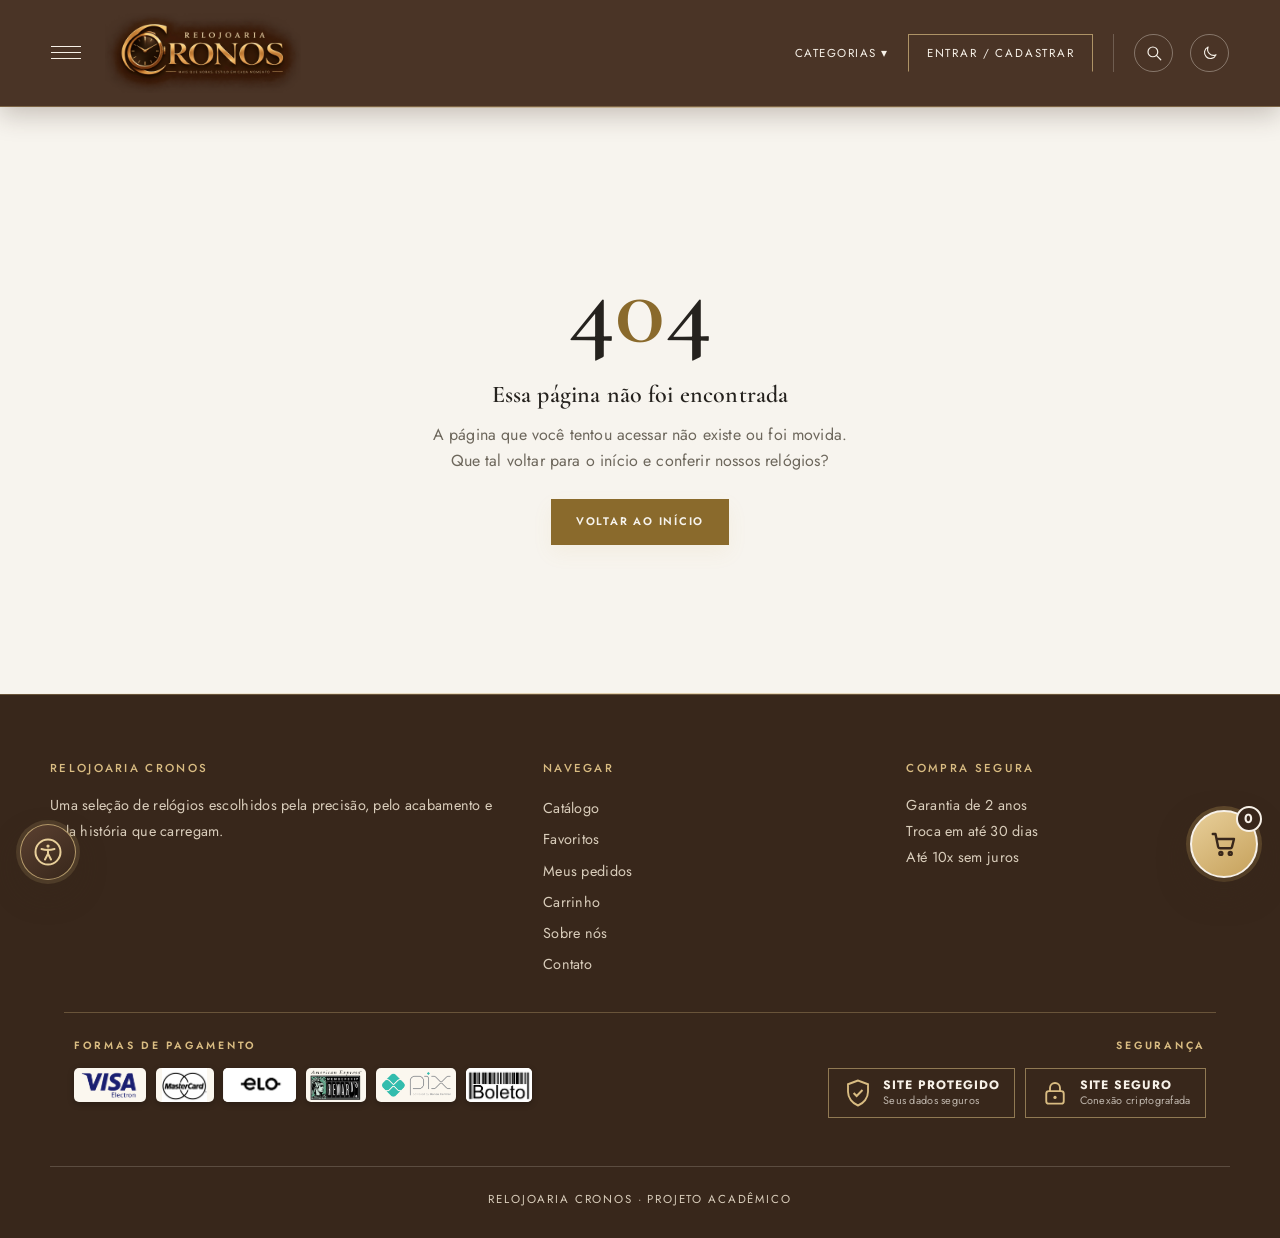
<file: pedido-confirmado.html>
<!DOCTYPE html>
<html lang="pt-BR">
<head>
  <meta charset="UTF-8" />
  <meta name="viewport" content="width=device-width, initial-scale=1.0" />
  <title>Relojoaria Cronos - Pedido confirmado</title>
  <meta name="description" content="Confirmação do seu pedido na Relojoaria Cronos." />

  <link rel="preconnect" href="https://fonts.googleapis.com" />
  <link href="https://fonts.googleapis.com/css2?family=Cormorant+Garamond:wght@500;600;700&family=Jost:wght@300;400;500;600&display=swap" rel="stylesheet" />
  <link rel="stylesheet" href="css/style.css" />
  <!-- tema.js e sessao.js carregam primeiro: o tema não pisca e as páginas restritas checam o login antes de aparecer -->
  <script src="js/tema.js"></script>
  <script src="js/sessao.js"></script>
</head>
<body>
  <a class="pular-conteudo" href="#conteudo">Pular para o conteúdo</a>

  <!-- cabeçalho fixo no topo -->
  <header class="cabecalho">
    <button class="botao-hamburguer" id="botao-menu" aria-label="Abrir menu">
      <span></span><span></span><span></span>
    </button>
    <a class="logo" href="index.html" aria-label="Ir para a tela inicial" title="Ir para a tela inicial"><img class="logo-img" src="assets/logo.png" alt="Relojoaria Cronos" onload="this.nextElementSibling.style.display='none'" onerror="this.style.display='none'"><span>Relojoaria Cronos</span></a>
    <nav class="navegacao" id="navegacao" aria-label="Navegação principal"></nav>
  </header>

  <div class="overlay-menu" id="overlay-menu"></div>
  <!-- menu lateral (abre pelo botão de três linhas) -->
  <aside class="menu-lateral" id="menu-lateral">
    <button class="fechar-menu" id="botao-fechar-menu" aria-label="Fechar menu">✕</button>
    <a class="logo" href="index.html" aria-label="Ir para a tela inicial" title="Ir para a tela inicial"><img class="logo-img" src="assets/logo.png" alt="Relojoaria Cronos" onload="this.nextElementSibling.style.display='none'" onerror="this.style.display='none'"><span>Relojoaria Cronos</span></a>
    <nav id="menu-nav" aria-label="Menu lateral"></nav>
  </aside>

  <div class="divisor"></div>

  <!-- conteúdo da página -->
  <main id="conteudo" class="pagina-produto pagina-estreita">
    <div class="cartao bloco-pedido confirmacao" id="confirmacao">
      <div class="confirmacao-icone" aria-hidden="true">✓</div>
      <h1 class="titulo-pagina">Pedido confirmado</h1>
      <p id="conf-texto"></p>
      <div id="conf-itens"></div>
      <div class="resumo-linha"><span>Subtotal</span><span id="conf-subtotal"></span></div>
      <div class="resumo-linha" id="conf-linha-desconto" hidden><span>Desconto</span><span id="conf-desconto"></span></div>
      <div class="resumo-linha"><span>Frete</span><span id="conf-frete"></span></div>
      <div class="resumo-total"><span>Total</span><span id="conf-total"></span></div>
      <p class="pedido-endereco" id="conf-parcelas"></p>
      <p class="pedido-endereco" id="conf-endereco"></p>
      <div class="acoes-confirmacao">
        <a href="pedidos.html" class="botao">Ver meus pedidos</a>
        <a href="index.html" class="botao botao-secundario">Continuar comprando</a>
      </div>
      <p class="login-rodape">Simulação para o trabalho da faculdade - nenhum pagamento foi feito.</p>
    </div>
  </main>

  <div class="divisor"></div>
  <!-- rodapé -->
  <footer class="rodape">
    <div class="rodape-colunas">
      <div>
        <h2>Relojoaria Cronos</h2>
        <p>Uma seleção de relógios escolhidos pela precisão, pelo acabamento e pela história que carregam.</p>
      </div>
      <nav aria-label="Navegação do rodapé">
        <h2>Navegar</h2>
        <a href="index.html">Catálogo</a>
        <a href="index.html?favoritos=1">Favoritos</a>
        <a href="pedidos.html">Meus pedidos</a>
        <a href="checkout.html">Carrinho</a>
        <a href="sobre.html">Sobre nós</a>
        <a href="contato.html">Contato</a>
      </nav>
      <div>
        <h2>Compra segura</h2>
        <p>Garantia de 2 anos<br>Troca em até 30 dias<br>Até 10x sem juros</p>
      </div>
    </div>
    <div class="rodape-selos">
      <div class="pagamentos" aria-label="Formas de pagamento">
        <span class="selos-titulo">Formas de pagamento</span>
        <ul>
          <li class="pg pg-visa"><img src="assets/pagamentos/visa.png" alt="Visa"></li>
          <li class="pg pg-master"><img src="assets/pagamentos/mastercard.png" alt="Mastercard"></li>
          <li class="pg pg-elo"><img src="assets/pagamentos/elo.png" alt="Elo"></li>
          <li class="pg pg-amex"><img src="assets/pagamentos/amex.png" alt="American Express"></li>
          <li class="pg pg-pix"><img src="assets/pagamentos/pix.png" alt="Pix"></li>
          <li class="pg pg-boleto"><img src="assets/pagamentos/boleto.png" alt="Boleto"></li>
        </ul>
      </div>
      <div class="seguranca" aria-label="Segurança">
        <span class="selos-titulo">Segurança</span>
        <ul>
          <li class="selo-seg">
            <svg viewBox="0 0 24 24" width="30" height="30" aria-hidden="true"><path d="M12 2 4 5v6c0 5 3.4 9.3 8 11 4.6-1.7 8-6 8-11V5l-8-3z" fill="none" stroke="currentColor" stroke-width="1.5"/><path d="m8.5 12 2.4 2.4L15.6 9.6" fill="none" stroke="currentColor" stroke-width="1.6"/></svg>
            <span><strong>Site protegido</strong><small>Seus dados seguros</small></span>
          </li>
          <li class="selo-seg">
            <svg viewBox="0 0 24 24" width="30" height="30" aria-hidden="true"><rect x="5" y="10.5" width="14" height="10" rx="2" fill="none" stroke="currentColor" stroke-width="1.5"/><path d="M8 10.5V8a4 4 0 0 1 8 0v2.5" fill="none" stroke="currentColor" stroke-width="1.5"/><circle cx="12" cy="15.5" r="1.3" fill="currentColor"/></svg>
            <span><strong>Site seguro</strong><small>Conexão criptografada</small></span>
          </li>
        </ul>
      </div>
    </div>
    <p class="rodape-final">Relojoaria Cronos · Projeto acadêmico</p>
  </footer>

  <script src="js/produtos.js"></script>
  <script src="js/carrinho.js"></script>
  <script src="js/menu.js"></script>
  <script src="js/busca.js"></script>
  <script src="js/acessibilidade.js"></script>
  <script src="js/cabecalho.js"></script>
  <script>
    const numero = new URLSearchParams(window.location.search).get("n");
    const pedido = obterPedidos().find((p) => p.numero === numero);

    if (!pedido) {
      window.location.replace("404.html");
    } else {
      document.getElementById("conf-texto").textContent =
        "Obrigado pela compra! Seu pedido " + pedido.numero + " foi registrado. A confirmação seria enviada por e-mail (simulação).";
      document.getElementById("conf-itens").innerHTML = pedido.itens
        .map((i) => `<div class="item-carrinho"><span>${i.nome} × ${i.quantidade}</span><span>${formatarPreco(i.preco * i.quantidade)}</span></div>`)
        .join("");
      document.getElementById("conf-subtotal").textContent = formatarPreco(pedido.subtotal);
      document.getElementById("conf-frete").textContent = pedido.frete === 0 ? "Grátis" : formatarPreco(pedido.frete);
      document.getElementById("conf-total").textContent = formatarPreco(pedido.total);
      if (pedido.desconto) {
        document.getElementById("conf-linha-desconto").hidden = false;
        document.getElementById("conf-desconto").textContent = "− " + formatarPreco(pedido.desconto);
      }
      if (pedido.parcelas) {
        const forma = pedido.pagamento ? pedido.pagamento + " - " : "";
        document.getElementById("conf-parcelas").textContent =
          "Pagamento: " + forma + pedido.parcelas + "x de " + formatarPreco(pedido.total / pedido.parcelas) + " sem juros";
      }
      const e = pedido.endereco;
      document.getElementById("conf-endereco").textContent =
        "Entrega: " + e.rua + ", " + e.numero + " - " + e.bairro + ", " + e.cidade + "/" + e.uf + " (CEP " + e.cep + ")";
    }
  </script>

  <a href="checkout.html" class="carrinho-flutuante" aria-label="Ver carrinho">
    <svg class="icone-carrinho" viewBox="0 0 24 24" width="30" height="30" fill="none" stroke="currentColor" stroke-width="1.9" stroke-linecap="round" stroke-linejoin="round" aria-hidden="true"><path d="M3 4h2.2l2.1 10.2a1.5 1.5 0 0 0 1.5 1.2h8.1a1.5 1.5 0 0 0 1.5-1.1L20 8H6.2"/><circle cx="9.5" cy="19.5" r="1.2"/><circle cx="17" cy="19.5" r="1.2"/></svg>
    <span class="carrinho-contador js-contador-carrinho">0</span>
  </a>
</body>
</html>
</file>
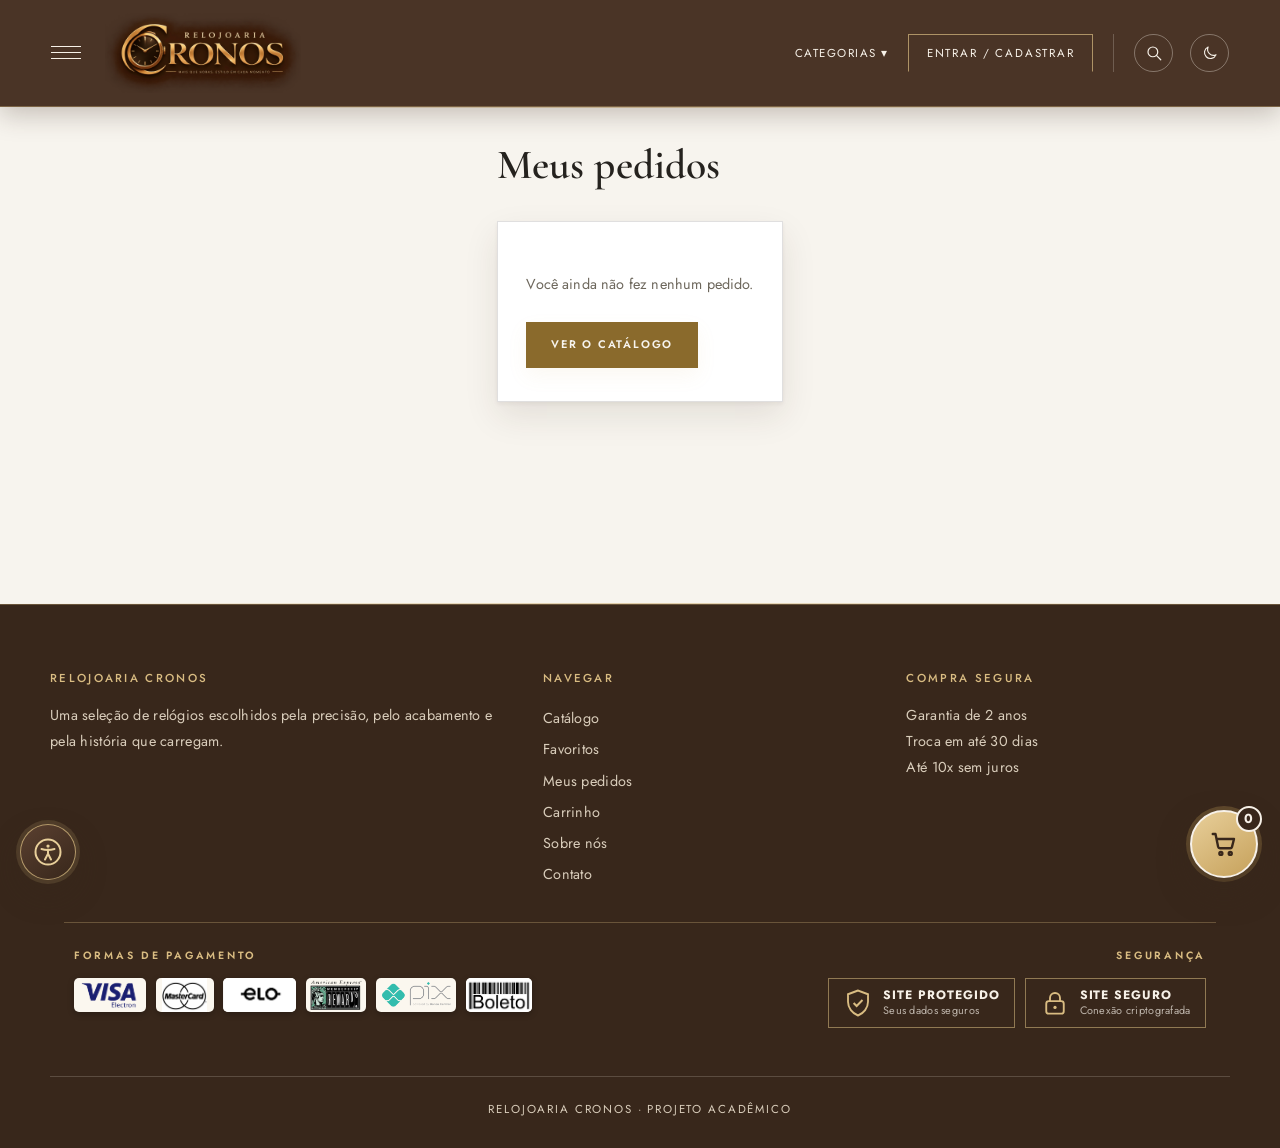
<file: pedidos.html>
<!DOCTYPE html>
<html lang="pt-BR">
<head>
  <meta charset="UTF-8" />
  <meta name="viewport" content="width=device-width, initial-scale=1.0" />
  <title>Relojoaria Cronos - Meus pedidos</title>
  <meta name="description" content="Histórico de pedidos da Relojoaria Cronos." />

  <link rel="preconnect" href="https://fonts.googleapis.com" />
  <link href="https://fonts.googleapis.com/css2?family=Cormorant+Garamond:wght@500;600;700&family=Jost:wght@300;400;500;600&display=swap" rel="stylesheet" />
  <link rel="stylesheet" href="css/style.css" />
  <!-- tema.js e sessao.js carregam primeiro: o tema não pisca e as páginas restritas checam o login antes de aparecer -->
  <script src="js/tema.js"></script>
  <script src="js/sessao.js"></script>
</head>
<body>
  <a class="pular-conteudo" href="#conteudo">Pular para o conteúdo</a>

  <!-- cabeçalho fixo no topo -->
  <header class="cabecalho">
    <button class="botao-hamburguer" id="botao-menu" aria-label="Abrir menu">
      <span></span><span></span><span></span>
    </button>
    <a class="logo" href="index.html" aria-label="Ir para a tela inicial" title="Ir para a tela inicial"><img class="logo-img" src="assets/logo.png" alt="Relojoaria Cronos" onload="this.nextElementSibling.style.display='none'" onerror="this.style.display='none'"><span>Relojoaria Cronos</span></a>
    <nav class="navegacao" id="navegacao" aria-label="Navegação principal"></nav>
  </header>

  <div class="overlay-menu" id="overlay-menu"></div>
  <!-- menu lateral (abre pelo botão de três linhas) -->
  <aside class="menu-lateral" id="menu-lateral">
    <button class="fechar-menu" id="botao-fechar-menu" aria-label="Fechar menu">✕</button>
    <a class="logo" href="index.html" aria-label="Ir para a tela inicial" title="Ir para a tela inicial"><img class="logo-img" src="assets/logo.png" alt="Relojoaria Cronos" onload="this.nextElementSibling.style.display='none'" onerror="this.style.display='none'"><span>Relojoaria Cronos</span></a>
    <nav id="menu-nav" aria-label="Menu lateral"></nav>
  </aside>

  <div class="divisor"></div>

  <!-- conteúdo da página -->
  <main id="conteudo" class="pagina-produto pagina-estreita">
    <h1 class="titulo-pagina">Meus pedidos</h1>
    <div id="lista-pedidos"></div>
  </main>

  <div class="divisor"></div>
  <!-- rodapé -->
  <footer class="rodape">
    <div class="rodape-colunas">
      <div>
        <h2>Relojoaria Cronos</h2>
        <p>Uma seleção de relógios escolhidos pela precisão, pelo acabamento e pela história que carregam.</p>
      </div>
      <nav aria-label="Navegação do rodapé">
        <h2>Navegar</h2>
        <a href="index.html">Catálogo</a>
        <a href="index.html?favoritos=1">Favoritos</a>
        <a href="pedidos.html">Meus pedidos</a>
        <a href="checkout.html">Carrinho</a>
        <a href="sobre.html">Sobre nós</a>
        <a href="contato.html">Contato</a>
      </nav>
      <div>
        <h2>Compra segura</h2>
        <p>Garantia de 2 anos<br>Troca em até 30 dias<br>Até 10x sem juros</p>
      </div>
    </div>
    <div class="rodape-selos">
      <div class="pagamentos" aria-label="Formas de pagamento">
        <span class="selos-titulo">Formas de pagamento</span>
        <ul>
          <li class="pg pg-visa"><img src="assets/pagamentos/visa.png" alt="Visa"></li>
          <li class="pg pg-master"><img src="assets/pagamentos/mastercard.png" alt="Mastercard"></li>
          <li class="pg pg-elo"><img src="assets/pagamentos/elo.png" alt="Elo"></li>
          <li class="pg pg-amex"><img src="assets/pagamentos/amex.png" alt="American Express"></li>
          <li class="pg pg-pix"><img src="assets/pagamentos/pix.png" alt="Pix"></li>
          <li class="pg pg-boleto"><img src="assets/pagamentos/boleto.png" alt="Boleto"></li>
        </ul>
      </div>
      <div class="seguranca" aria-label="Segurança">
        <span class="selos-titulo">Segurança</span>
        <ul>
          <li class="selo-seg">
            <svg viewBox="0 0 24 24" width="30" height="30" aria-hidden="true"><path d="M12 2 4 5v6c0 5 3.4 9.3 8 11 4.6-1.7 8-6 8-11V5l-8-3z" fill="none" stroke="currentColor" stroke-width="1.5"/><path d="m8.5 12 2.4 2.4L15.6 9.6" fill="none" stroke="currentColor" stroke-width="1.6"/></svg>
            <span><strong>Site protegido</strong><small>Seus dados seguros</small></span>
          </li>
          <li class="selo-seg">
            <svg viewBox="0 0 24 24" width="30" height="30" aria-hidden="true"><rect x="5" y="10.5" width="14" height="10" rx="2" fill="none" stroke="currentColor" stroke-width="1.5"/><path d="M8 10.5V8a4 4 0 0 1 8 0v2.5" fill="none" stroke="currentColor" stroke-width="1.5"/><circle cx="12" cy="15.5" r="1.3" fill="currentColor"/></svg>
            <span><strong>Site seguro</strong><small>Conexão criptografada</small></span>
          </li>
        </ul>
      </div>
    </div>
    <p class="rodape-final">Relojoaria Cronos · Projeto acadêmico</p>
  </footer>

  <script src="js/produtos.js"></script>
  <script src="js/carrinho.js"></script>
  <script src="js/menu.js"></script>
  <script src="js/busca.js"></script>
  <script src="js/acessibilidade.js"></script>
  <script src="js/cabecalho.js"></script>
  <script>
    const lista = document.getElementById("lista-pedidos");
    const pedidos = obterPedidos();

    if (pedidos.length === 0) {
      lista.innerHTML = `
        <div class="cartao bloco-pedido">
          <p class="carrinho-vazio">Você ainda não fez nenhum pedido.</p>
          <a href="index.html" class="botao">Ver o catálogo</a>
        </div>`;
    } else {
      lista.innerHTML = pedidos.map((p) => `
        <article class="cartao bloco-pedido">
          <header class="pedido-topo">
            <div>
              <span class="painel-parte">Pedido ${p.numero}</span>
              <small>${new Date(p.data).toLocaleDateString("pt-BR")} às ${new Date(p.data).toLocaleTimeString("pt-BR", { hour: "2-digit", minute: "2-digit" })}</small>
            </div>
            <strong class="pedido-total">${formatarPreco(p.total)}</strong>
          </header>
          ${p.itens.map((i) => `<div class="item-carrinho"><span>${i.nome} × ${i.quantidade}</span><span>${formatarPreco(i.preco * i.quantidade)}</span></div>`).join("")}
          ${p.desconto ? `<div class="resumo-linha"><span>Desconto (${p.cupom})</span><span>− ${formatarPreco(p.desconto)}</span></div>` : ""}
          <div class="resumo-linha"><span>Frete</span><span>${p.frete === 0 ? "Grátis" : formatarPreco(p.frete)}</span></div>
          ${p.pagamento ? `<p class="pedido-endereco">Pagamento: ${p.pagamento}${p.parcelas > 1 ? " em " + p.parcelas + "x" : ""}</p>` : ""}
          <p class="pedido-endereco">Entrega: ${p.endereco.rua}, ${p.endereco.numero} - ${p.endereco.bairro}, ${p.endereco.cidade}/${p.endereco.uf}</p>
        </article>`).join("");
    }
  </script>

  <a href="checkout.html" class="carrinho-flutuante" aria-label="Ver carrinho">
    <svg class="icone-carrinho" viewBox="0 0 24 24" width="30" height="30" fill="none" stroke="currentColor" stroke-width="1.9" stroke-linecap="round" stroke-linejoin="round" aria-hidden="true"><path d="M3 4h2.2l2.1 10.2a1.5 1.5 0 0 0 1.5 1.2h8.1a1.5 1.5 0 0 0 1.5-1.1L20 8H6.2"/><circle cx="9.5" cy="19.5" r="1.2"/><circle cx="17" cy="19.5" r="1.2"/></svg>
    <span class="carrinho-contador js-contador-carrinho">0</span>
  </a>
</body>
</html>
</file>
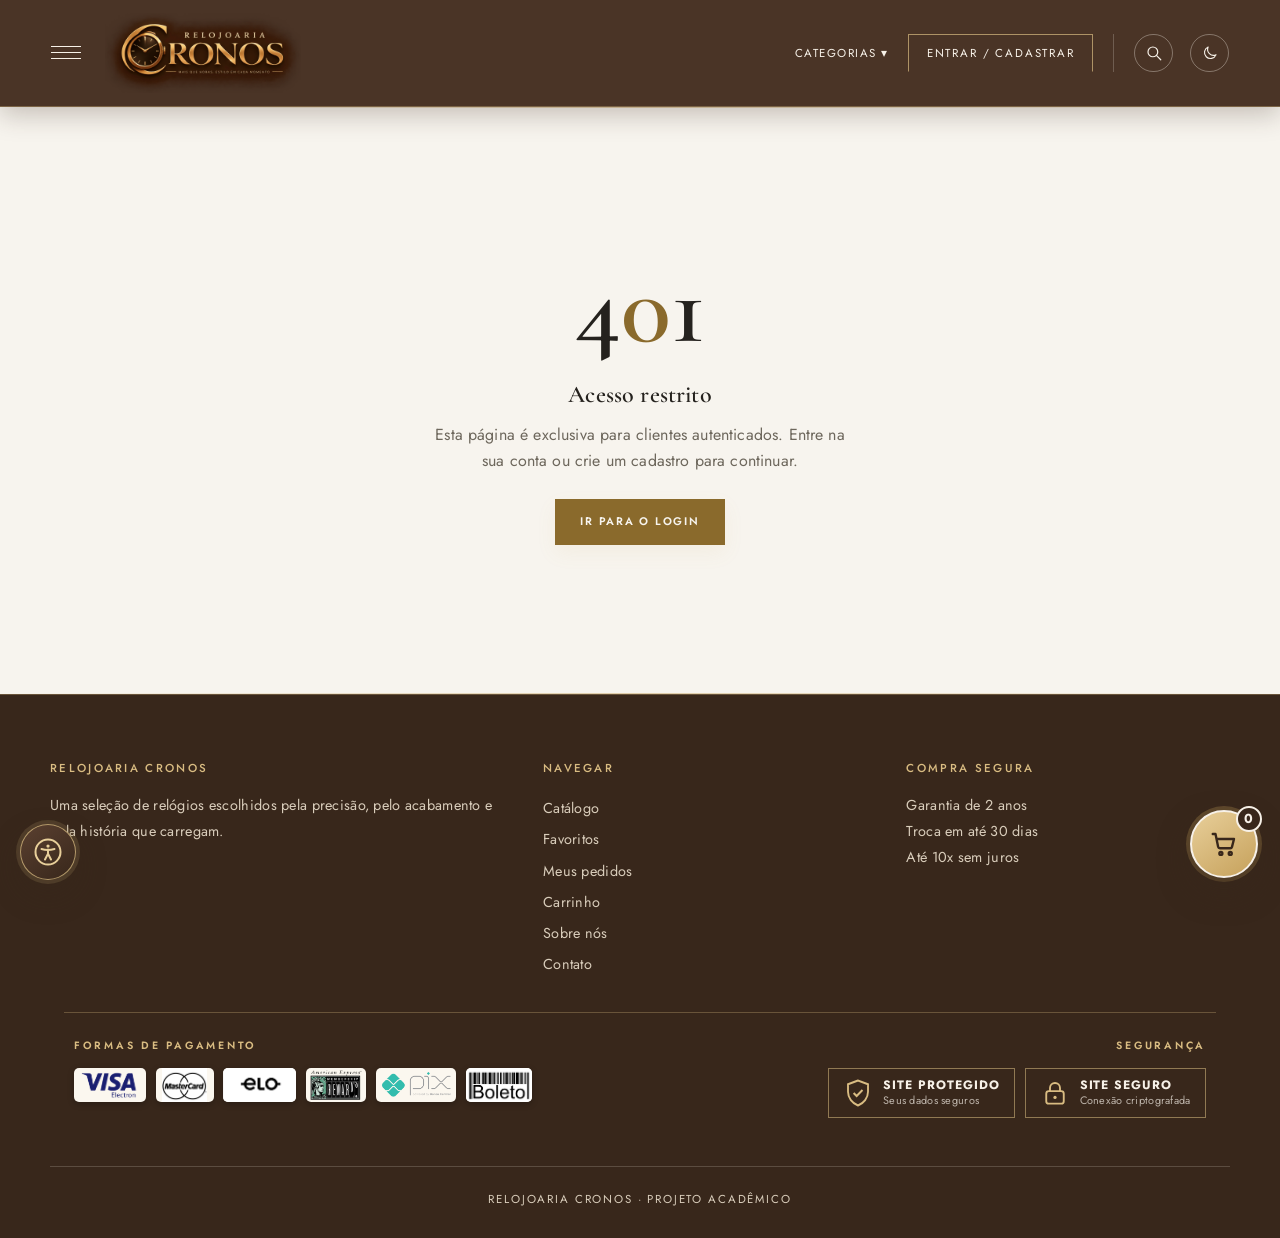
<file: perfil.html>
<!DOCTYPE html>
<html lang="pt-BR">
<head>
  <meta charset="UTF-8" />
  <meta name="viewport" content="width=device-width, initial-scale=1.0" />
  <title>Relojoaria Cronos - Meu perfil</title>
  <meta name="description" content="Área do cliente da Relojoaria Cronos." />

  <link rel="preconnect" href="https://fonts.googleapis.com" />
  <link href="https://fonts.googleapis.com/css2?family=Cormorant+Garamond:wght@500;600;700&family=Jost:wght@300;400;500;600&display=swap" rel="stylesheet" />
  <link rel="stylesheet" href="css/style.css" />
  <!-- tema.js e sessao.js carregam primeiro: o tema não pisca e as páginas restritas checam o login antes de aparecer -->
  <script src="js/tema.js"></script>
  <script src="js/sessao.js"></script>
  <script>exigirLogin();</script>
</head>
<body>
  <a class="pular-conteudo" href="#conteudo">Pular para o conteúdo</a>

  <!-- cabeçalho fixo no topo -->
  <header class="cabecalho">
    <button class="botao-hamburguer" id="botao-menu" aria-label="Abrir menu">
      <span></span><span></span><span></span>
    </button>
    <a class="logo" href="index.html" aria-label="Ir para a tela inicial" title="Ir para a tela inicial"><img class="logo-img" src="assets/logo.png" alt="Relojoaria Cronos" onload="this.nextElementSibling.style.display='none'" onerror="this.style.display='none'"><span>Relojoaria Cronos</span></a>
    <nav class="navegacao" id="navegacao" aria-label="Navegação principal"></nav>
  </header>

  <div class="overlay-menu" id="overlay-menu"></div>
  <!-- menu lateral (abre pelo botão de três linhas) -->
  <aside class="menu-lateral" id="menu-lateral">
    <button class="fechar-menu" id="botao-fechar-menu" aria-label="Fechar menu">✕</button>
    <a class="logo" href="index.html" aria-label="Ir para a tela inicial" title="Ir para a tela inicial"><img class="logo-img" src="assets/logo.png" alt="Relojoaria Cronos" onload="this.nextElementSibling.style.display='none'" onerror="this.style.display='none'"><span>Relojoaria Cronos</span></a>
    <nav id="menu-nav" aria-label="Menu lateral"></nav>
  </aside>

  <div class="divisor"></div>

  <!-- conteúdo da página -->
  <main id="conteudo" class="pagina-produto pagina-painel">
    <header class="painel-topo">
      <div>
        <span class="sobre-selo">Área do cliente</span>
        <h1 class="titulo-pagina" id="painel-titulo">Olá!</h1>
        <p class="painel-sub">Aqui você acompanha seus dados, pedidos e envia sua opinião para a Cronos.</p>
      </div>
      <button type="button" class="botao botao-secundario" id="botao-logout">Sair (Logout)</button>
    </header>

    <section class="painel-resumo" aria-label="Resumo da conta">
      <a class="painel-numero cartao" href="pedidos.html"><strong id="resumo-pedidos">0</strong><span>Pedidos</span></a>
      <a class="painel-numero cartao" href="index.html?favoritos=1#catalogo"><strong id="resumo-favoritos">0</strong><span>Favoritos</span></a>
      <a class="painel-numero cartao" href="dados.html"><strong id="resumo-feedbacks">0</strong><span>Feedbacks enviados</span></a>
    </section>

    <section class="painel-grade">
      <article class="cartao painel-dados">
        <h2 class="painel-titulo">Seus dados</h2>
        <dl class="lista-dados" id="lista-perfil"></dl>
      </article>

      <article class="cartao painel-atalhos">
        <h2 class="painel-titulo">O que deseja fazer?</h2>
        <a class="botao" href="feedback.html">Enviar feedback</a>
        <a class="botao botao-secundario" href="dados.html">Ver dados enviados</a>
        <a class="botao botao-secundario" href="index.html#catalogo">Continuar comprando</a>
        <a class="botao botao-secundario" href="pedidos.html">Meus pedidos</a>
      </article>
    </section>
  </main>


  <div class="divisor"></div>
  <!-- rodapé -->
  <footer class="rodape">
    <div class="rodape-colunas">
      <div>
        <h2>Relojoaria Cronos</h2>
        <p>Uma seleção de relógios escolhidos pela precisão, pelo acabamento e pela história que carregam.</p>
      </div>
      <nav aria-label="Navegação do rodapé">
        <h2>Navegar</h2>
        <a href="index.html">Catálogo</a>
        <a href="index.html?favoritos=1">Favoritos</a>
        <a href="pedidos.html">Meus pedidos</a>
        <a href="checkout.html">Carrinho</a>
        <a href="sobre.html">Sobre nós</a>
        <a href="contato.html">Contato</a>
      </nav>
      <div>
        <h2>Compra segura</h2>
        <p>Garantia de 2 anos<br>Troca em até 30 dias<br>Até 10x sem juros</p>
      </div>
    </div>
    <div class="rodape-selos">
      <div class="pagamentos" aria-label="Formas de pagamento">
        <span class="selos-titulo">Formas de pagamento</span>
        <ul>
          <li class="pg pg-visa"><img src="assets/pagamentos/visa.png" alt="Visa"></li>
          <li class="pg pg-master"><img src="assets/pagamentos/mastercard.png" alt="Mastercard"></li>
          <li class="pg pg-elo"><img src="assets/pagamentos/elo.png" alt="Elo"></li>
          <li class="pg pg-amex"><img src="assets/pagamentos/amex.png" alt="American Express"></li>
          <li class="pg pg-pix"><img src="assets/pagamentos/pix.png" alt="Pix"></li>
          <li class="pg pg-boleto"><img src="assets/pagamentos/boleto.png" alt="Boleto"></li>
        </ul>
      </div>
      <div class="seguranca" aria-label="Segurança">
        <span class="selos-titulo">Segurança</span>
        <ul>
          <li class="selo-seg">
            <svg viewBox="0 0 24 24" width="30" height="30" aria-hidden="true"><path d="M12 2 4 5v6c0 5 3.4 9.3 8 11 4.6-1.7 8-6 8-11V5l-8-3z" fill="none" stroke="currentColor" stroke-width="1.5"/><path d="m8.5 12 2.4 2.4L15.6 9.6" fill="none" stroke="currentColor" stroke-width="1.6"/></svg>
            <span><strong>Site protegido</strong><small>Seus dados seguros</small></span>
          </li>
          <li class="selo-seg">
            <svg viewBox="0 0 24 24" width="30" height="30" aria-hidden="true"><rect x="5" y="10.5" width="14" height="10" rx="2" fill="none" stroke="currentColor" stroke-width="1.5"/><path d="M8 10.5V8a4 4 0 0 1 8 0v2.5" fill="none" stroke="currentColor" stroke-width="1.5"/><circle cx="12" cy="15.5" r="1.3" fill="currentColor"/></svg>
            <span><strong>Site seguro</strong><small>Conexão criptografada</small></span>
          </li>
        </ul>
      </div>
    </div>
    <p class="rodape-final">Relojoaria Cronos · Projeto acadêmico</p>
  </footer>

  <script src="js/produtos.js"></script>
  <script src="js/carrinho.js"></script>
  <script src="js/validacoes.js"></script>
  <script src="js/menu.js"></script>
  <script src="js/busca.js"></script>
  <script src="js/acessibilidade.js"></script>
  <script src="js/cabecalho.js"></script>
  <script>
    // dashboard: mostra os dados do cadastro
    const usuario = obterUsuario();
    document.getElementById("painel-titulo").textContent = "Olá, " + usuario.nome.split(" ")[0] + "!";

    const e = usuario.endereco;
    // lista de [rótulo, valor] que vira a lista de dados na tela
    const linhas = [
      ["Nome", usuario.nome],
      ["CPF", usuario.cpf],
      ["E-mail", usuario.email || "Não informado"],
      ["Login", usuario.login],
      ["Telefone fixo", usuario.telefoneFixo],
      ["Celular", usuario.celular],
      ["Endereço", `${e.rua}, ${e.numero} - ${e.bairro}`],
      ["Cidade / UF", `${e.cidade} / ${e.uf}`],
      ["CEP", e.cep],
    ];
    const lista = document.getElementById("lista-perfil");
    linhas.forEach(([rotulo, valor]) => {
      const dt = document.createElement("dt");
      dt.textContent = rotulo;
      const dd = document.createElement("dd");
      dd.textContent = valor;
      lista.append(dt, dd);
    });

    const feedbacks = JSON.parse(localStorage.getItem("relojoaria_feedbacks") || "[]")
      .filter((f) => f.login === usuario.login);
    document.getElementById("resumo-pedidos").textContent = obterPedidos().length;
    document.getElementById("resumo-favoritos").textContent = obterFavoritos().length;
    document.getElementById("resumo-feedbacks").textContent = feedbacks.length;

    // botão de logout (apaga a sessão)
    document.getElementById("botao-logout").addEventListener("click", sair);
  </script>

  <a href="checkout.html" class="carrinho-flutuante" aria-label="Ver carrinho">
    <svg class="icone-carrinho" viewBox="0 0 24 24" width="30" height="30" fill="none" stroke="currentColor" stroke-width="1.9" stroke-linecap="round" stroke-linejoin="round" aria-hidden="true"><path d="M3 4h2.2l2.1 10.2a1.5 1.5 0 0 0 1.5 1.2h8.1a1.5 1.5 0 0 0 1.5-1.1L20 8H6.2"/><circle cx="9.5" cy="19.5" r="1.2"/><circle cx="17" cy="19.5" r="1.2"/></svg>
    <span class="carrinho-contador js-contador-carrinho">0</span>
  </a>
</body>
</html>
</file>
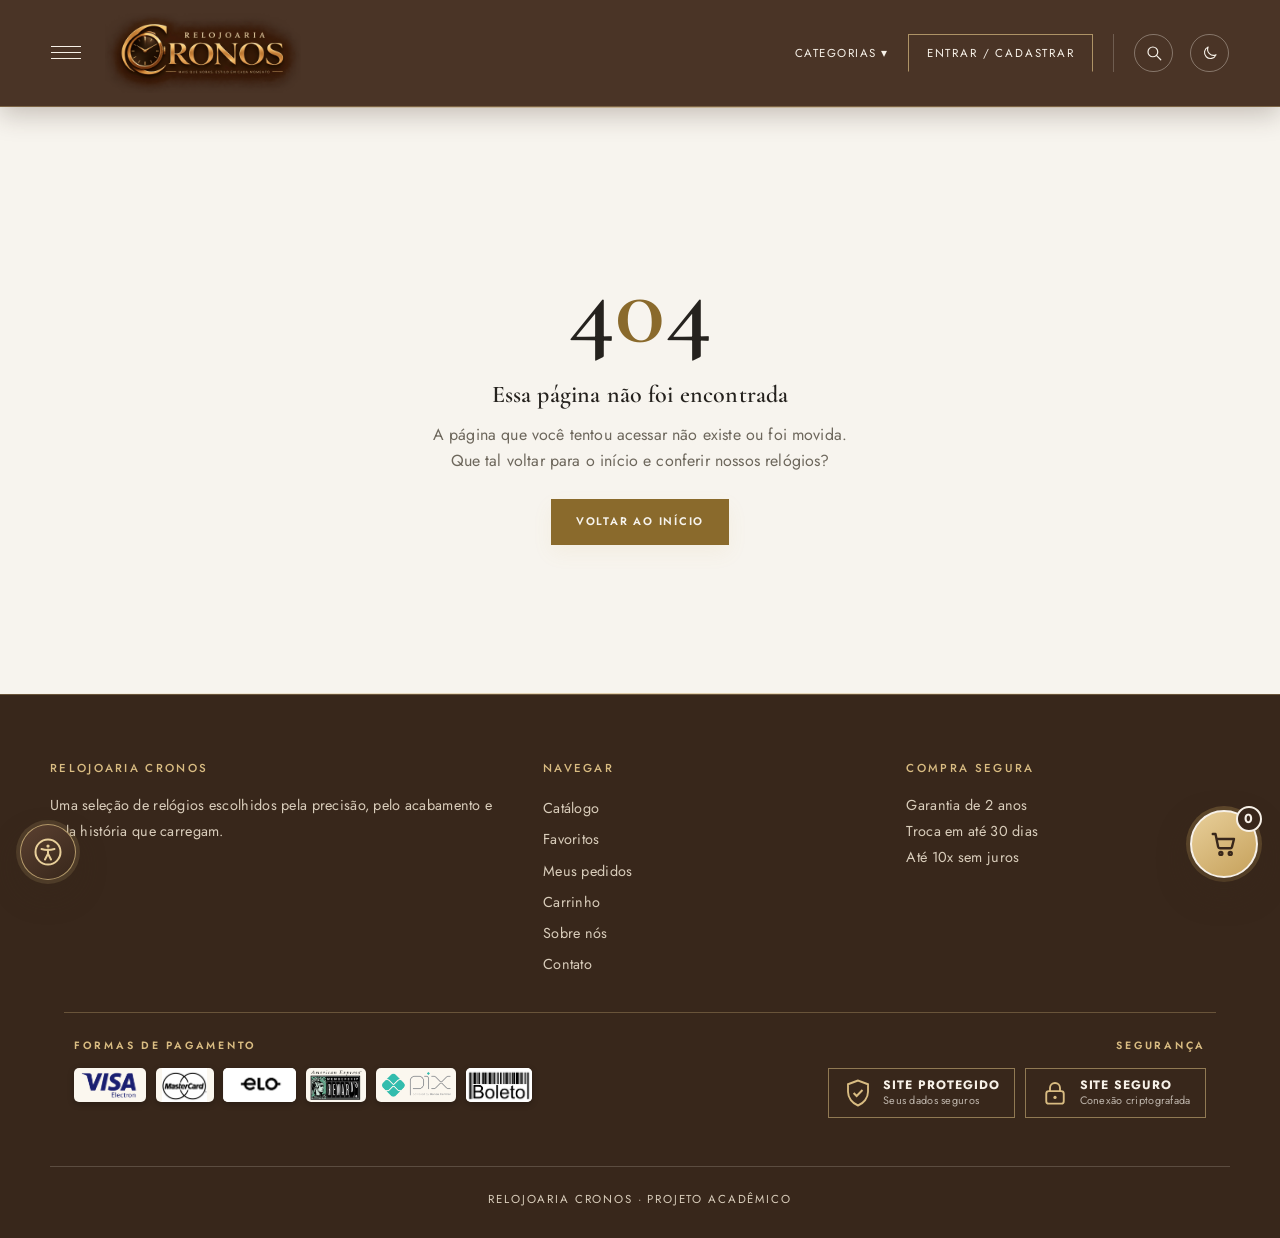
<file: produto.html>
<!DOCTYPE html>
<html lang="pt-BR">
<head>
  <meta charset="UTF-8" />
  <meta name="viewport" content="width=device-width, initial-scale=1.0" />
  <title>Relojoaria Cronos - Produto</title>
  <meta name="description" content="Detalhes, materiais e preço do relógio na Relojoaria Cronos." />

  <link rel="preconnect" href="https://fonts.googleapis.com" />
  <link href="https://fonts.googleapis.com/css2?family=Cormorant+Garamond:wght@500;600;700&family=Jost:wght@300;400;500;600&display=swap" rel="stylesheet" />

  <link rel="stylesheet" href="css/style.css" />
  <!-- tema.js e sessao.js carregam primeiro: o tema não pisca e as páginas restritas checam o login antes de aparecer -->
  <script src="js/tema.js"></script>
  <script src="js/sessao.js"></script>
</head>
<body>
  <a class="pular-conteudo" href="#conteudo">Pular para o conteúdo</a>

  <!-- cabeçalho fixo no topo -->
  <header class="cabecalho">
    <button class="botao-hamburguer" id="botao-menu" aria-label="Abrir menu">
      <span></span><span></span><span></span>
    </button>
    <a class="logo" href="index.html" aria-label="Ir para a tela inicial" title="Ir para a tela inicial"><img class="logo-img" src="assets/logo.png" alt="Relojoaria Cronos" onload="this.nextElementSibling.style.display='none'" onerror="this.style.display='none'"><span>Relojoaria Cronos</span></a>
    <nav class="navegacao" id="navegacao" aria-label="Navegação principal"></nav>
  </header>

  <div class="overlay-menu" id="overlay-menu"></div>
  <!-- menu lateral (abre pelo botão de três linhas) -->
  <aside class="menu-lateral" id="menu-lateral">
    <button class="fechar-menu" id="botao-fechar-menu" aria-label="Fechar menu">✕</button>
    <a class="logo" href="index.html" aria-label="Ir para a tela inicial" title="Ir para a tela inicial"><img class="logo-img" src="assets/logo.png" alt="Relojoaria Cronos" onload="this.nextElementSibling.style.display='none'" onerror="this.style.display='none'"><span>Relojoaria Cronos</span></a>
    <nav id="menu-nav" aria-label="Menu lateral"></nav>
  </aside>

  <div class="divisor"></div>

  <!-- conteúdo da página -->
  <main id="conteudo">
    <div class="pagina-produto" id="pagina-produto">

      <a href="index.html" class="voltar-catalogo">← Voltar ao catálogo</a>

      <section class="detalhe-produto">
        <div class="galeria">
          <div class="detalhe-imagem" id="detalhe-imagem">
            <span class="selo" id="detalhe-selo" hidden></span>
            <span class="selo-vendido" id="detalhe-vendido" hidden>★ Mais vendido</span>
            <img id="detalhe-foto" alt=""
                 onerror="this.style.display='none'; this.nextElementSibling.style.display='flex';">
            <div class="imagem-placeholder">
              <span class="icone-camera">📷</span>
              <strong class="medida" id="detalhe-medida">Foto 1 &middot; 800 &times; 800 px</strong>
              <small id="detalhe-caminho-foto"></small>
            </div>
          </div>
          <div class="miniaturas" id="miniaturas" role="group" aria-label="Fotos do relógio"></div>
        </div>

        <div class="detalhe-info">
          <div class="bairro" id="detalhe-marca"></div>
          <h1 id="detalhe-nome"></h1>
          <p class="detalhe-descricao" id="detalhe-descricao"></p>
          <p class="preco" id="detalhe-preco"></p>
          <p class="vendidos-info" id="detalhe-vendas" hidden></p>
          <p class="parcelamento" id="detalhe-parcelamento"></p>
          <div class="acoes-produto">
            <button class="botao" id="botao-adicionar">Adicionar ao carrinho</button>
            <button type="button" class="favorito favorito-detalhe" id="botao-favorito" aria-label="Favoritar">♥</button>
          </div>
        </div>
      </section>

      <section class="materiais">
        <h2 class="titulo-secao titulo-secao-estreito">Materiais do relógio</h2>

        <div class="abas-materiais" id="abas-materiais" role="tablist" aria-label="Materiais do relógio"></div>

        <div class="painel-material" id="painel-material" role="tabpanel" aria-live="polite">
          <span class="painel-parte" id="painel-parte"></span>
          <h3 id="painel-material-nome"></h3>
          <p id="painel-material-texto"></p>
        </div>
      </section>

      <section class="avaliacoes">
        <h2 class="titulo-secao titulo-secao-estreito">Avaliações dos clientes</h2>
        <p class="avaliacoes-media" id="avaliacoes-media"></p>
        <form class="cartao" id="form-avaliacao">
          <label for="nota">Sua nota</label>
          <select id="nota" required>
            <option value="">Escolha...</option>
            <option value="5">★★★★★ - Excelente</option>
            <option value="4">★★★★☆ - Muito bom</option>
            <option value="3">★★★☆☆ - Bom</option>
            <option value="2">★★☆☆☆ - Regular</option>
            <option value="1">★☆☆☆☆ - Ruim</option>
          </select>
          <label for="comentario-avaliacao">Comentário</label>
          <textarea id="comentario-avaliacao" rows="3" maxlength="300" required placeholder="Conte o que achou do relógio"></textarea>
          <button type="submit" class="botao">Enviar avaliação</button>
        </form>
        <div id="lista-avaliacoes"></div>
      </section>

      <h2 class="titulo-secao">Veja também</h2>
      <div class="grade-produtos" id="grade-relacionados"></div>
    </div>
  </main>

  <div class="divisor"></div>
  <!-- rodapé -->
  <footer class="rodape">
    <div class="rodape-colunas">
      <div>
        <h2>Relojoaria Cronos</h2>
        <p>Uma seleção de relógios escolhidos pela precisão, pelo acabamento e pela história que carregam.</p>
      </div>
      <nav aria-label="Navegação do rodapé">
        <h2>Navegar</h2>
        <a href="index.html">Catálogo</a>
        <a href="index.html?favoritos=1">Favoritos</a>
        <a href="pedidos.html">Meus pedidos</a>
        <a href="checkout.html">Carrinho</a>
        <a href="sobre.html">Sobre nós</a>
        <a href="contato.html">Contato</a>
      </nav>
      <div>
        <h2>Compra segura</h2>
        <p>Garantia de 2 anos<br>Troca em até 30 dias<br>Até 10x sem juros</p>
      </div>
    </div>
    <div class="rodape-selos">
      <div class="pagamentos" aria-label="Formas de pagamento">
        <span class="selos-titulo">Formas de pagamento</span>
        <ul>
          <li class="pg pg-visa"><img src="assets/pagamentos/visa.png" alt="Visa"></li>
          <li class="pg pg-master"><img src="assets/pagamentos/mastercard.png" alt="Mastercard"></li>
          <li class="pg pg-elo"><img src="assets/pagamentos/elo.png" alt="Elo"></li>
          <li class="pg pg-amex"><img src="assets/pagamentos/amex.png" alt="American Express"></li>
          <li class="pg pg-pix"><img src="assets/pagamentos/pix.png" alt="Pix"></li>
          <li class="pg pg-boleto"><img src="assets/pagamentos/boleto.png" alt="Boleto"></li>
        </ul>
      </div>
      <div class="seguranca" aria-label="Segurança">
        <span class="selos-titulo">Segurança</span>
        <ul>
          <li class="selo-seg">
            <svg viewBox="0 0 24 24" width="30" height="30" aria-hidden="true"><path d="M12 2 4 5v6c0 5 3.4 9.3 8 11 4.6-1.7 8-6 8-11V5l-8-3z" fill="none" stroke="currentColor" stroke-width="1.5"/><path d="m8.5 12 2.4 2.4L15.6 9.6" fill="none" stroke="currentColor" stroke-width="1.6"/></svg>
            <span><strong>Site protegido</strong><small>Seus dados seguros</small></span>
          </li>
          <li class="selo-seg">
            <svg viewBox="0 0 24 24" width="30" height="30" aria-hidden="true"><rect x="5" y="10.5" width="14" height="10" rx="2" fill="none" stroke="currentColor" stroke-width="1.5"/><path d="M8 10.5V8a4 4 0 0 1 8 0v2.5" fill="none" stroke="currentColor" stroke-width="1.5"/><circle cx="12" cy="15.5" r="1.3" fill="currentColor"/></svg>
            <span><strong>Site seguro</strong><small>Conexão criptografada</small></span>
          </li>
        </ul>
      </div>
    </div>
    <p class="rodape-final">Relojoaria Cronos · Projeto acadêmico</p>
  </footer>

  <script src="js/produtos.js"></script>
  <script src="js/carrinho.js"></script>
  <script src="js/menu.js"></script>
  <script src="js/busca.js"></script>
  <script src="js/acessibilidade.js"></script>
  <script src="js/cabecalho.js"></script>
  <script>
    const parametros = new URLSearchParams(window.location.search);
    const idProduto = Number(parametros.get("id"));
    const produto = produtos.find((p) => p.id === idProduto);

    if (!produto) {
      window.location.replace("404.html");
    }

    if (produto) {
      document.title = "Relojoaria Cronos - " + produto.nome;

      document.getElementById("detalhe-marca").textContent = produto.marca;
      document.getElementById("detalhe-nome").textContent = produto.nome;
      document.getElementById("detalhe-descricao").textContent = produto.descricao;
      document.getElementById("detalhe-preco").textContent = formatarPreco(produto.preco);
      document.getElementById("detalhe-parcelamento").textContent =
        "até " + produto.parcelas + "x de " + formatarPreco(produto.preco / produto.parcelas) + " sem juros";

      const foto = document.getElementById("detalhe-foto");
      const placeholder = foto.nextElementSibling;
      const fotos = [produto.imagem, produto.imagem2];

      function mostrarFoto(indice) {
        foto.style.display = "";
        placeholder.style.display = "none";
        foto.src = fotos[indice];
        foto.alt = "Foto " + (indice + 1) + " do relógio " + produto.nome;
        document.getElementById("detalhe-medida").innerHTML = "Foto " + (indice + 1) + " &middot; 800 &times; 800 px";
        document.getElementById("detalhe-caminho-foto").textContent = fotos[indice];
        document.querySelectorAll("#miniaturas button").forEach((botao, i) => {
          botao.classList.toggle("ativa", i === indice);
          botao.setAttribute("aria-pressed", i === indice);
        });
      }

      document.getElementById("miniaturas").innerHTML = fotos
        .map(
          (caminho, i) => `
            <button type="button" class="miniatura" aria-label="Ver foto ${i + 1}">
              <span class="miniatura-rotulo">Foto ${i + 1}</span>
              <img src="${caminho}" alt="" onerror="this.style.display='none'">
            </button>`
        )
        .join("");

      document.querySelectorAll("#miniaturas button").forEach((botao, i) => {
        botao.addEventListener("click", () => mostrarFoto(i));
      });

      mostrarFoto(0);

      if (ehMaisVendido(produto)) {
        document.getElementById("detalhe-vendido").hidden = false;
        const vendas = document.getElementById("detalhe-vendas");
        vendas.textContent = produto.vendas + " vendidos";
        vendas.hidden = false;
      }

      if (produto.selo) {
        const selo = document.getElementById("detalhe-selo");
        selo.textContent = produto.selo;
        selo.hidden = false;
      }

      const botaoAdicionar = document.getElementById("botao-adicionar");
      botaoAdicionar.addEventListener("click", () => {
        adicionarComAviso(produto);
      });

      function renderizarAvaliacoes() {
        const lista = obterAvaliacoes(produto.id);
        document.getElementById("avaliacoes-media").innerHTML = lista.length
          ? `<span class="estrelas">${textoEstrelas(mediaAvaliacoes(produto.id))}</span> ${mediaAvaliacoes(produto.id).toFixed(1)} de 5 · ${lista.length} avaliação(ões)`
          : "Este relógio ainda não tem avaliações. Seja o primeiro!";
        const caixa = document.getElementById("lista-avaliacoes");
        caixa.innerHTML = "";
        lista.forEach((a, indice) => {
          const item = document.createElement("div");
          item.className = "avaliacao-item";
          const topo = document.createElement("strong");
          topo.className = "estrelas";
          topo.textContent = textoEstrelas(a.nota);
          const texto = document.createElement("p");
          texto.textContent = a.comentario;
          const excluir = document.createElement("button");
          excluir.type = "button";
          excluir.className = "excluir-avaliacao";
          excluir.textContent = "excluir";
          excluir.setAttribute("aria-label", "Excluir esta avaliação");
          let aguardando = false;
          excluir.addEventListener("click", () => {
            if (aguardando) {
              removerAvaliacao(produto.id, indice);
              renderizarAvaliacoes();
              return;
            }
            aguardando = true;
            excluir.textContent = "confirmar exclusão?";
            setTimeout(() => {
              aguardando = false;
              excluir.textContent = "excluir";
            }, 4000);
          });
          item.append(topo, texto, excluir);
          caixa.appendChild(item);
        });
      }
      document.getElementById("form-avaliacao").addEventListener("submit", (e) => {
        e.preventDefault();
        const nota = Number(document.getElementById("nota").value);
        const comentario = document.getElementById("comentario-avaliacao").value.trim();
        if (!nota || !comentario) return;
        salvarAvaliacao(produto.id, nota, comentario);
        e.target.reset();
        renderizarAvaliacoes();
        mostrarToast("Avaliação enviada ✓");
      });
      renderizarAvaliacoes();

      const botaoFavorito = document.getElementById("botao-favorito");
      function pintarFavorito() {
        const fav = ehFavorito(produto.id);
        botaoFavorito.classList.toggle("ativo", fav);
        botaoFavorito.setAttribute("aria-pressed", fav);
        botaoFavorito.setAttribute("aria-label", fav ? "Remover dos favoritos" : "Adicionar aos favoritos");
      }
      botaoFavorito.addEventListener("click", () => { alternarFavorito(produto.id); pintarFavorito(); });
      pintarFavorito();

      const abas = document.getElementById("abas-materiais");
      const painelParte = document.getElementById("painel-parte");
      const painelNome = document.getElementById("painel-material-nome");
      const painelTexto = document.getElementById("painel-material-texto");

      function mostrarMaterial(indice) {
        const item = produto.materiais[indice];
        painelParte.textContent = item.parte;
        painelNome.textContent = item.material;
        painelTexto.textContent = item.texto;

        abas.querySelectorAll(".aba-material").forEach((botao, i) => {
          botao.classList.toggle("ativa", i === indice);
          botao.setAttribute("aria-selected", i === indice ? "true" : "false");
        });
      }

      produto.materiais.forEach((item, indice) => {
        const botao = document.createElement("button");
        botao.type = "button";
        botao.className = "aba-material";
        botao.setAttribute("role", "tab");
        botao.textContent = item.parte;
        botao.addEventListener("click", () => mostrarMaterial(indice));
        abas.appendChild(botao);
      });

      mostrarMaterial(0);

      const grade = document.getElementById("grade-relacionados");

      produtos
        .filter((p) => p.id !== produto.id)
        .slice(0, 4)
        .forEach((outro) => {
          const card = document.createElement("article");
          card.className = "produto cartao";
          card.innerHTML = `
            <a href="produto.html?id=${outro.id}" class="produto-link" aria-label="Ver detalhes de ${outro.nome}">
              <div class="produto-imagem">
                <img src="${outro.imagem}" alt="Foto do relógio ${outro.nome}"
                     onerror="this.style.display='none'; this.nextElementSibling.style.display='flex';">
                <div class="imagem-placeholder"><span class="icone-camera">📷</span></div>
              </div>
              <div class="bairro">${outro.marca}</div>
              <h3>${outro.nome}</h3>
            </a>
            <p class="preco">${formatarPreco(outro.preco)}</p>
            <a href="produto.html?id=${outro.id}" class="link-detalhes">Ver detalhes e materiais →</a>
          `;
          grade.appendChild(card);
        });
    }
  </script>

  <a href="checkout.html" class="carrinho-flutuante" aria-label="Ver carrinho">
    <svg class="icone-carrinho" viewBox="0 0 24 24" width="30" height="30" fill="none" stroke="currentColor" stroke-width="1.9" stroke-linecap="round" stroke-linejoin="round" aria-hidden="true"><path d="M3 4h2.2l2.1 10.2a1.5 1.5 0 0 0 1.5 1.2h8.1a1.5 1.5 0 0 0 1.5-1.1L20 8H6.2"/><circle cx="9.5" cy="19.5" r="1.2"/><circle cx="17" cy="19.5" r="1.2"/></svg>
    <span class="carrinho-contador js-contador-carrinho">0</span>
  </a>

</body>
</html>
</file>
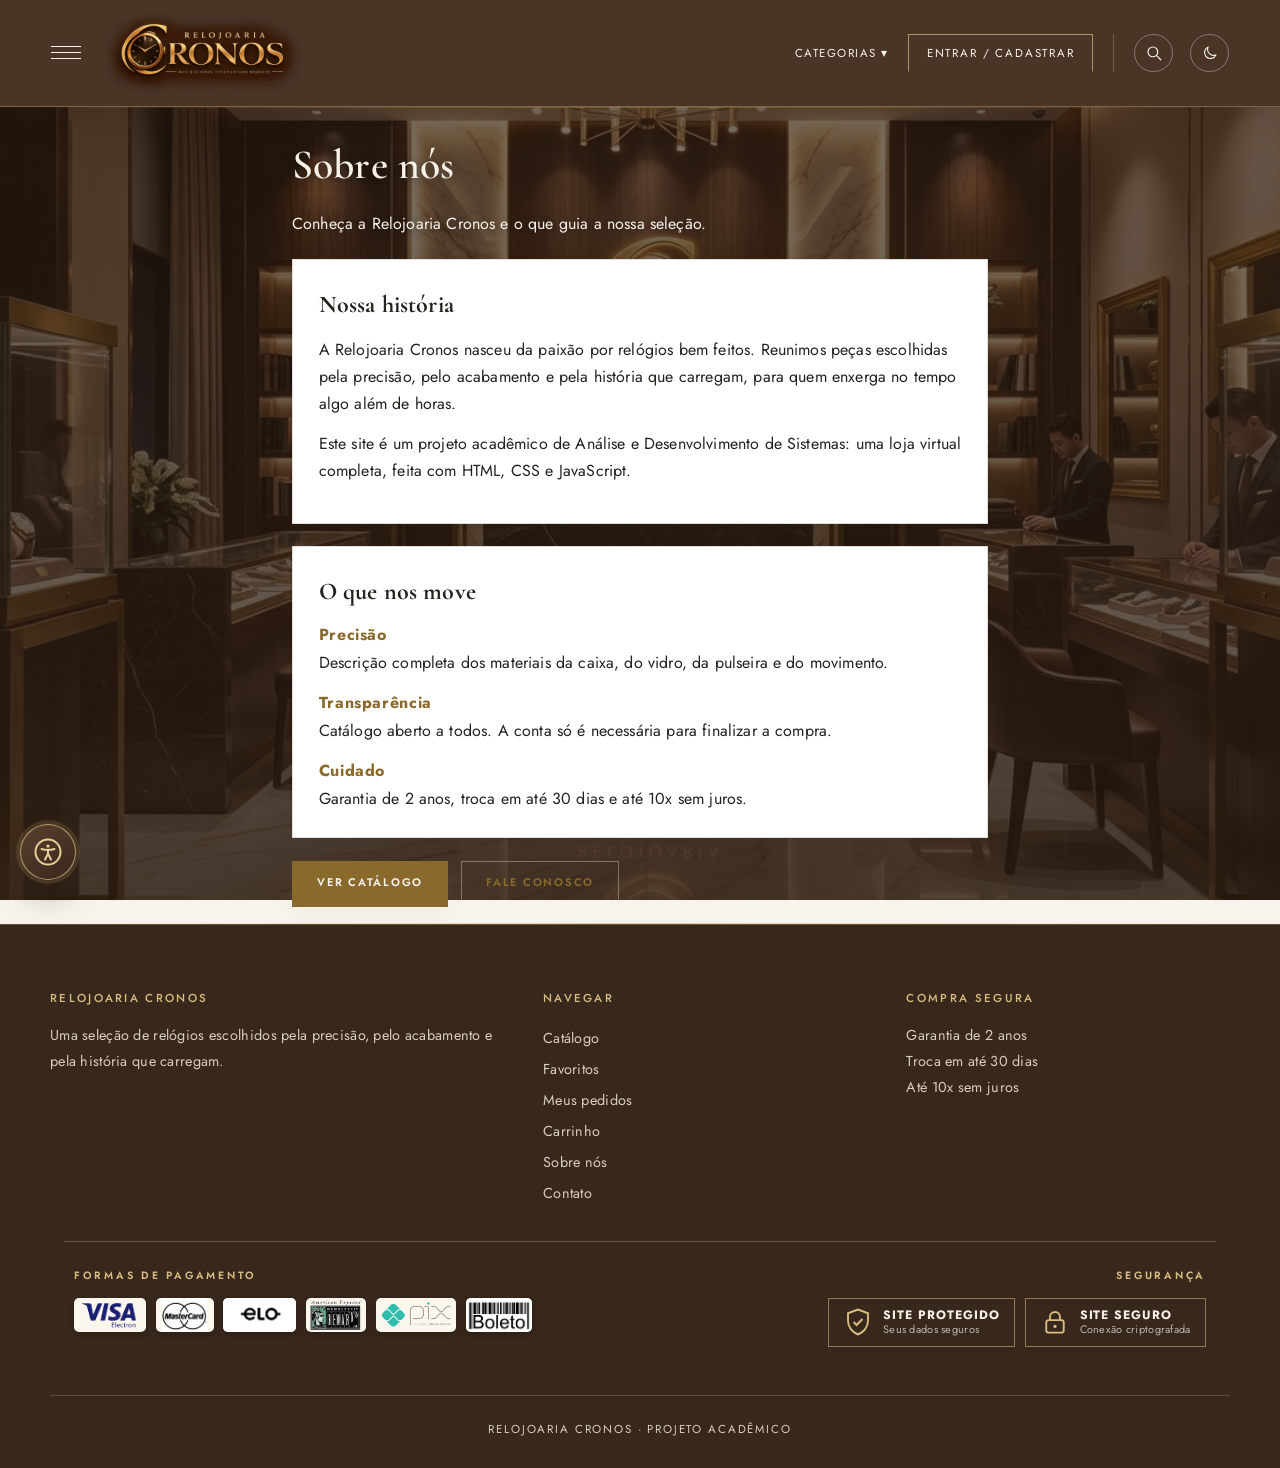
<file: sobre.html>
<!DOCTYPE html>
<html lang="pt-BR">
<head>
  <meta charset="UTF-8" />
  <meta name="viewport" content="width=device-width, initial-scale=1.0" />
  <title>Relojoaria Cronos - Sobre nós</title>
  <meta name="description" content="Conheça a história e os valores da Relojoaria Cronos." />

  <link rel="preconnect" href="https://fonts.googleapis.com" />
  <link href="https://fonts.googleapis.com/css2?family=Cormorant+Garamond:wght@500;600;700&family=Jost:wght@300;400;500;600&display=swap" rel="stylesheet" />
  <link rel="stylesheet" href="css/style.css" />
  <!-- tema.js e sessao.js carregam primeiro: o tema não pisca e as páginas restritas checam o login antes de aparecer -->
  <script src="js/tema.js"></script>
  <script src="js/sessao.js"></script>
</head>
<body>
  <a class="pular-conteudo" href="#conteudo">Pular para o conteúdo</a>

  <!-- cabeçalho fixo no topo -->
  <header class="cabecalho">
    <button class="botao-hamburguer" id="botao-menu" aria-label="Abrir menu">
      <span></span><span></span><span></span>
    </button>
    <a class="logo" href="index.html" aria-label="Ir para a tela inicial" title="Ir para a tela inicial"><img class="logo-img" src="assets/logo.png" alt="Relojoaria Cronos" onload="this.nextElementSibling.style.display='none'" onerror="this.style.display='none'"><span>Relojoaria Cronos</span></a>
    <nav class="navegacao" id="navegacao" aria-label="Navegação principal"></nav>
  </header>

  <div class="overlay-menu" id="overlay-menu"></div>
  <!-- menu lateral (abre pelo botão de três linhas) -->
  <aside class="menu-lateral" id="menu-lateral">
    <button class="fechar-menu" id="botao-fechar-menu" aria-label="Fechar menu">✕</button>
    <a class="logo" href="index.html" aria-label="Ir para a tela inicial" title="Ir para a tela inicial"><img class="logo-img" src="assets/logo.png" alt="Relojoaria Cronos" onload="this.nextElementSibling.style.display='none'" onerror="this.style.display='none'"><span>Relojoaria Cronos</span></a>
    <nav id="menu-nav" aria-label="Menu lateral"></nav>
  </aside>

  <div class="divisor"></div>

  <!-- conteúdo da página -->
  <div class="fundo-pagina fundo-sobre" aria-hidden="true"><div class="fundo-pagina-pelicula"></div></div>

  <main id="conteudo" class="pagina-produto pagina-estreita pagina-com-fundo">
    <h1 class="titulo-pagina">Sobre nós</h1>
    <p class="painel-sub">Conheça a Relojoaria Cronos e o que guia a nossa seleção.</p>

    <section class="cartao sobre-bloco">
      <h2>Nossa história</h2>
      <p>A Relojoaria Cronos nasceu da paixão por relógios bem feitos. Reunimos peças escolhidas pela precisão, pelo acabamento e pela história que carregam, para quem enxerga no tempo algo além de horas.</p>
      <p>Este site é um projeto acadêmico de Análise e Desenvolvimento de Sistemas: uma loja virtual completa, feita com HTML, CSS e JavaScript.</p>
    </section>

    <section class="cartao sobre-bloco">
      <h2>O que nos move</h2>
      <ul class="sobre-valores">
        <li><strong>Precisão</strong><span>Descrição completa dos materiais da caixa, do vidro, da pulseira e do movimento.</span></li>
        <li><strong>Transparência</strong><span>Catálogo aberto a todos. A conta só é necessária para finalizar a compra.</span></li>
        <li><strong>Cuidado</strong><span>Garantia de 2 anos, troca em até 30 dias e até 10x sem juros.</span></li>
      </ul>
    </section>

    <div class="sobre-acoes">
      <a class="botao" href="index.html#catalogo">Ver catálogo</a>
      <a class="botao botao-secundario" href="contato.html">Fale conosco</a>
    </div>
  </main>



  <div class="divisor"></div>
  <!-- rodapé -->
  <footer class="rodape">
    <div class="rodape-colunas">
      <div>
        <h2>Relojoaria Cronos</h2>
        <p>Uma seleção de relógios escolhidos pela precisão, pelo acabamento e pela história que carregam.</p>
      </div>
      <nav aria-label="Navegação do rodapé">
        <h2>Navegar</h2>
        <a href="index.html">Catálogo</a>
        <a href="index.html?favoritos=1">Favoritos</a>
        <a href="pedidos.html">Meus pedidos</a>
        <a href="checkout.html">Carrinho</a>
        <a href="sobre.html">Sobre nós</a>
        <a href="contato.html">Contato</a>
      </nav>
      <div>
        <h2>Compra segura</h2>
        <p>Garantia de 2 anos<br>Troca em até 30 dias<br>Até 10x sem juros</p>
      </div>
    </div>
    <div class="rodape-selos">
      <div class="pagamentos" aria-label="Formas de pagamento">
        <span class="selos-titulo">Formas de pagamento</span>
        <ul>
          <li class="pg pg-visa"><img src="assets/pagamentos/visa.png" alt="Visa"></li>
          <li class="pg pg-master"><img src="assets/pagamentos/mastercard.png" alt="Mastercard"></li>
          <li class="pg pg-elo"><img src="assets/pagamentos/elo.png" alt="Elo"></li>
          <li class="pg pg-amex"><img src="assets/pagamentos/amex.png" alt="American Express"></li>
          <li class="pg pg-pix"><img src="assets/pagamentos/pix.png" alt="Pix"></li>
          <li class="pg pg-boleto"><img src="assets/pagamentos/boleto.png" alt="Boleto"></li>
        </ul>
      </div>
      <div class="seguranca" aria-label="Segurança">
        <span class="selos-titulo">Segurança</span>
        <ul>
          <li class="selo-seg">
            <svg viewBox="0 0 24 24" width="30" height="30" aria-hidden="true"><path d="M12 2 4 5v6c0 5 3.4 9.3 8 11 4.6-1.7 8-6 8-11V5l-8-3z" fill="none" stroke="currentColor" stroke-width="1.5"/><path d="m8.5 12 2.4 2.4L15.6 9.6" fill="none" stroke="currentColor" stroke-width="1.6"/></svg>
            <span><strong>Site protegido</strong><small>Seus dados seguros</small></span>
          </li>
          <li class="selo-seg">
            <svg viewBox="0 0 24 24" width="30" height="30" aria-hidden="true"><rect x="5" y="10.5" width="14" height="10" rx="2" fill="none" stroke="currentColor" stroke-width="1.5"/><path d="M8 10.5V8a4 4 0 0 1 8 0v2.5" fill="none" stroke="currentColor" stroke-width="1.5"/><circle cx="12" cy="15.5" r="1.3" fill="currentColor"/></svg>
            <span><strong>Site seguro</strong><small>Conexão criptografada</small></span>
          </li>
        </ul>
      </div>
    </div>
    <p class="rodape-final">Relojoaria Cronos · Projeto acadêmico</p>
  </footer>

  <script src="js/produtos.js"></script>
  <script src="js/carrinho.js"></script>
  <script src="js/validacoes.js"></script>
  <script src="js/menu.js"></script>
  <script src="js/busca.js"></script>
  <script src="js/acessibilidade.js"></script>
  <script src="js/cabecalho.js"></script>

</body>
</html>
</file>
<file: css/style.css>
/* variáveis de cor e fonte (mudar aqui muda o site todo) */
:root {
  --preto-onix: #0b0b0b;
  --grafite: #171717;
  --grafite-clara: #202020;
  --borda: rgba(242, 239, 232, 0.12);
  --dourado: #c6a15b;
  --dourado-claro: #dcc088;
  --off-white: #f4f0e7;
  --cinza-prata: #9d9b96;
  --erro: #e2665f;
  --sucesso: #4fae7a;
  --fonte-titulo: 'Cormorant Garamond', Georgia, serif;
  --fonte-texto: 'Jost', Arial, sans-serif;
  --preto-profundo: #060606;
}

* {
  margin: 0;
  padding: 0;
  box-sizing: border-box;
}

/* estilo base da página */
body {
  font-family: var(--fonte-texto);
  background-color: var(--preto-onix);
  background-image: radial-gradient(circle at 50% -10%, rgba(198, 161, 91, 0.075), transparent 34rem),
    radial-gradient(circle at 85% 45%, rgba(255, 255, 255, 0.025), transparent 28rem),
    linear-gradient(180deg, #0c0c0c 0%, #090909 55%, #050505 100%);
  background-attachment: fixed;
  color: var(--off-white);
  line-height: 1.6;
  min-height: 100vh;
  display: flex;
  flex-direction: column;
  letter-spacing: 0.01em;
}

main {
  flex: 1;
}

a {
  color: inherit;
  text-decoration: none;
}

img {
  max-width: 100%;
  display: block;
}

.escondido {
  display: none !important;
}

/* cabeçalho */
.cabecalho {
  position: fixed;
  top: 0;
  left: 0;
  width: 100%;
  z-index: 60;
  background-color: var(--grafite);
  border-bottom: 1px solid rgba(198, 161, 91, 0.16);
  padding: 1.15rem clamp(1.25rem, 4vw, 3.5rem);
  display: flex;
  align-items: center;
  gap: 1.2rem;
  transition: background-color 0.35s ease, padding 0.35s ease,
    box-shadow 0.35s ease, backdrop-filter 0.35s ease;
  background: rgba(10, 10, 10, 0.94);
  box-shadow: 0 12px 35px rgba(0, 0, 0, 0.18);
}

.cabecalho.rolado {
  padding: 0.7rem clamp(1.25rem, 4vw, 3.5rem);
  background-color: rgba(28, 28, 28, 0.75);
  backdrop-filter: blur(10px);
  -webkit-backdrop-filter: blur(10px);
  box-shadow: 0 12px 32px rgba(0, 0, 0, 0.42);
  background: rgba(10, 10, 10, 0.82);
  border-bottom-color: rgba(198, 161, 91, 0.22);
}

.logo {
  font-family: var(--fonte-titulo);
  font-size: clamp(1.45rem, 2.4vw, 1.85rem);
  letter-spacing: 0.075em;
  color: var(--off-white);
  transition: font-size 0.35s ease;
  font-weight: 600;
}

.cabecalho.rolado .logo {
  font-size: 1.25rem;
}

.navegacao {
  display: flex;
  align-items: center;
  gap: 1.8rem;
  font-size: 0.72rem;
  margin-left: auto;
  text-transform: uppercase;
  letter-spacing: 0.13em;
  color: var(--cinza-prata);
  transition: font-size 0.3s ease;
}

.cabecalho.rolado .navegacao {
  font-size: 0.74rem;
}

.navegacao a:hover,
.navegacao a:focus-visible {
  color: var(--dourado-claro);
}

.botao-hamburguer {
  display: flex;
  flex-direction: column;
  justify-content: center;
  gap: 5px;
  width: 30px;
  height: 24px;
  background: none;
  border: none;
  cursor: pointer;
  padding: 0;
  flex-shrink: 0;
  transition: width 0.3s ease, height 0.3s ease;
}

.cabecalho.rolado .botao-hamburguer {
  width: 24px;
  height: 18px;
}

.botao-hamburguer span {
  display: block;
  height: 1px;
  width: 100%;
  background-color: var(--off-white);
  transition: background-color 0.2s ease;
  background: var(--off-white);
}

.botao-hamburguer:hover span,
.botao-hamburguer:focus-visible span {
  background-color: var(--dourado);
  background: var(--dourado-claro);
}

.overlay-menu {
  position: fixed;
  inset: 0;
  background-color: rgba(0, 0, 0, 0.65);
  opacity: 0;
  pointer-events: none;
  transition: opacity 0.25s ease;
  z-index: 90;
}

.overlay-menu.visivel {
  opacity: 1;
  pointer-events: auto;
}

/* menu lateral */
.menu-lateral {
  position: fixed;
  top: 0;
  left: 0;
  height: 100%;
  width: min(340px, 88vw);
  max-width: 80vw;
  background-color: var(--grafite-clara);
  color: var(--off-white);
  padding: 1.7rem clamp(1.5rem, 5vw, 2.3rem);
  display: flex;
  flex-direction: column;
  gap: 0.5rem;
  transform: translateX(-100%);
  transition: transform 0.3s ease;
  z-index: 100;
  box-shadow: 4px 0 24px rgba(0, 0, 0, 0.5);
  background: radial-gradient(circle at 0 0, rgba(198, 161, 91, 0.08), transparent 18rem),
    #151515;
  border-right: 1px solid rgba(198, 161, 91, 0.18);
}

.menu-lateral.aberto {
  transform: translateX(0);
}

.menu-lateral .fechar-menu {
  align-self: flex-end;
  background: none;
  border: none;
  color: var(--off-white);
  font-size: 1.4rem;
  line-height: 1;
  cursor: pointer;
}

.menu-lateral .logo {
  color: var(--off-white);
  margin-bottom: 1.6rem;
  padding-bottom: 1.2rem;
  border-bottom: 1px solid var(--borda);
}

.menu-lateral nav {
  display: flex;
  flex-direction: column;
  gap: 0;
  font-size: 0.95rem;
  text-transform: uppercase;
  letter-spacing: 0.05em;
  margin-top: 0.7rem;
}

.menu-lateral nav a {
  color: var(--off-white);
  display: flex;
  align-items: center;
  transition: color 0.2s ease;
  padding: 0.95rem 0;
  border-bottom: 1px solid rgba(255, 255, 255, 0.055);
  font-size: 0.76rem;
  letter-spacing: 0.14em;
}

.menu-lateral nav a:hover,
.menu-lateral nav a:focus-visible {
  color: var(--dourado-claro);
}

.carrinho-contador {
  background-color: var(--dourado);
  color: var(--preto-onix);
  font-weight: 600;
  font-size: 0.7rem;
  padding: 0.15rem 0.5rem;
  border-radius: 999px;
  margin-left: 0.4rem;
}

.divisor {
  height: 1px;
  width: 100%;
  background: linear-gradient(90deg, transparent 0%, rgba(198, 161, 91, 0.55) 50%, transparent 100%);
  opacity: 0.85;
}

.botao {
  display: inline-block;
  background-color: var(--dourado);
  color: var(--preto-onix);
  border: 1px solid var(--dourado);
  padding: 0.8rem 1.5rem;
  font-family: var(--fonte-texto);
  font-weight: 600;
  font-size: 0.69rem;
  text-transform: uppercase;
  letter-spacing: 0.16em;
  border-radius: 0;
  cursor: pointer;
  transition: background-color 0.2s ease, color 0.2s ease, border-color 0.2s ease;
  position: relative;
  overflow: hidden;
  min-height: 46px;
  background: var(--dourado);
  border-color: var(--dourado);
  box-shadow: 0 8px 20px rgba(198, 161, 91, 0.08);
}

.botao:hover,
.botao:focus-visible {
  background-color: var(--dourado-claro);
  border-color: var(--dourado-claro);
  background: var(--dourado-claro);
  color: #090909;
  transform: translateY(-1px);
}

.botao:active {
  transform: scale(0.99);
}

.botao-secundario {
  background-color: transparent;
  color: var(--off-white);
  border: 1px solid var(--cinza-prata);
  background: transparent;
  border-color: rgba(242, 239, 232, 0.35);
  box-shadow: none;
}

.botao-secundario:hover,
.botao-secundario:focus-visible {
  background-color: var(--off-white);
  color: var(--preto-onix);
  border-color: var(--off-white);
  background: var(--off-white);
}

.botao:disabled {
  opacity: 0.4;
  cursor: not-allowed;
}

.cartao {
  background-color: var(--grafite);
  border: 1px solid var(--borda);
  border-radius: 0;
  box-shadow: 0 18px 45px rgba(0, 0, 0, 0.34);
  padding: 1.6rem;
  transition: box-shadow 0.3s ease, transform 0.3s ease;
  background: linear-gradient(145deg, rgba(255,255,255,0.025), transparent 45%),
    #151515;
  border-color: rgba(242, 239, 232, 0.09);
}

.campo {
  margin-bottom: 1.1rem;
}

.campo label {
  display: block;
  font-size: 0.72rem;
  font-weight: 600;
  text-transform: uppercase;
  letter-spacing: 0.06em;
  margin-bottom: 0.4rem;
  color: var(--cinza-prata);
}

.campo input,
.campo select {
  width: 100%;
  padding: 0.75rem 0.85rem;
  border: 1px solid var(--borda);
  border-radius: 0;
  font-family: var(--fonte-texto);
  font-size: 0.95rem;
  background-color: var(--preto-onix);
  color: var(--off-white);
  border-color: rgba(242,239,232,0.12);
  background: #0d0d0d;
}

.campo input::placeholder {
  color: #6b6b6b;
}

.campo input:focus,
.campo select:focus {
  outline: 1px solid var(--dourado);
  outline-offset: 0;
  background-color: #111111;
  box-shadow: 0 0 0 4px rgba(198,161,91,0.06);
}

.mensagem-erro {
  color: var(--erro);
  font-size: 0.85rem;
  margin-top: 0.5rem;
}

.mensagem-sucesso {
  color: var(--sucesso);
  font-size: 0.9rem;
  margin-top: 0.5rem;
}

.tela-login {
  min-height: 78vh;
  display: flex;
  align-items: center;
  justify-content: center;
  padding: 2.5rem 1rem;
  padding-top: 4.5rem;
}

.caixa-login {
  width: 100%;
  max-width: 470px;
  padding: 2.1rem;
}

.aba {
  flex: 1;
  background: none;
  border: none;
  padding: 0.9rem 0;
  font-family: var(--fonte-texto);
  font-size: 0.78rem;
  text-transform: uppercase;
  letter-spacing: 0.1em;
  color: var(--cinza-prata);
  cursor: pointer;
  border-bottom: 2px solid transparent;
  margin-bottom: -1px;
  transition: color 0.2s ease, border-color 0.2s ease;
}

.aba:hover {
  color: var(--off-white);
}

.aba-ativa {
  color: var(--dourado);
  border-bottom-color: var(--dourado);
  font-weight: 600;
}

.caixa-login h1 {
  font-family: var(--fonte-titulo);
  color: var(--off-white);
  font-size: 1.9rem;
  margin-bottom: 0.3rem;
  text-align: center;
}

.caixa-login p.subtitulo {
  color: var(--cinza-prata);
  font-size: 0.88rem;
  margin-bottom: 1.6rem;
  text-align: center;
}

.caixa-login .botao {
  width: 100%;
  margin-top: 0.5rem;
}

.login-rodape {
  margin-top: 1.3rem;
  font-size: 0.82rem;
  color: var(--cinza-prata);
  text-align: center;
}

.grade-duas-colunas {
  display: grid;
  grid-template-columns: 1fr 1fr;
  gap: 0 1rem;
}

.titulo-secao {
  font-family: var(--fonte-titulo);
  color: var(--off-white);
  font-size: clamp(1.9rem, 3vw, 2.55rem);
  font-weight: 600;
  max-width: 1180px;
  margin: 5.5rem auto 1.2rem;
  padding: 0 2rem;
  display: flex;
  align-items: center;
  gap: 1.2rem;
  line-height: 1;
  letter-spacing: 0.01em;
}

.titulo-secao::after {
  content: "";
  flex: 1;
  height: 1px;
  background-color: var(--borda);
  background: linear-gradient(90deg, rgba(198,161,91,0.25), transparent);
}

.grade-produtos {
  max-width: 1180px;
  margin: 1.4rem auto 3rem;
  padding: 0 2rem;
  display: grid;
  grid-template-columns: repeat(4, minmax(0, 1fr));
  gap: 1.15rem;
}

/* cards dos produtos */
.produto {
  display: flex;
  flex-direction: column;
  position: relative;
  padding: 0.9rem 0.9rem 1.15rem;
  min-width: 0;
  background: linear-gradient(180deg, rgba(255,255,255,0.025), transparent 34%),
    #121212;
  border: 1px solid rgba(242, 239, 232, 0.08);
  box-shadow: 0 15px 35px rgba(0,0,0,0.28);
  transition: transform 0.45s cubic-bezier(.2,.7,.2,1), box-shadow 0.45s ease, border-color 0.35s ease;
}

.produto:hover {
  transform: translateY(-9px);
  box-shadow: 0 24px 48px rgba(0,0,0,0.42), 0 0 28px rgba(198,161,91,0.07);
  border-color: rgba(198, 161, 91, 0.28);
}

.selo {
  position: absolute;
  top: 1rem;
  left: 1rem;
  z-index: 2;
  background-color: var(--preto-onix);
  color: var(--dourado);
  border: 1px solid var(--dourado);
  font-size: 0.55rem;
  text-transform: uppercase;
  letter-spacing: 0.12em;
  padding: 0.3rem 0.58rem;
  border-radius: 0;
  background: rgba(7,7,7,0.82);
  border-color: rgba(198,161,91,0.65);
  backdrop-filter: blur(5px);
}

.produto-imagem {
  position: relative;
  height: 245px;
  border-radius: 0;
  margin-bottom: 1.2rem;
  overflow: hidden;
  background: radial-gradient(circle at 50% 42%, rgba(198,161,91,0.09), transparent 42%),
    linear-gradient(145deg, #090909, #1b1b1b);
  transition: transform 0.1s ease-out;
  transform-style: preserve-3d;
  will-change: transform;
  border: 1px solid rgba(255,255,255,0.045);
}

.produto-imagem img {
  width: 100%;
  height: 100%;
  object-fit: contain;
  padding: 0.6rem;
  filter: drop-shadow(0 18px 18px rgba(0,0,0,0.55));
  transition: transform 0.6s cubic-bezier(.2,.7,.2,1), filter 0.6s ease;
}

.imagem-placeholder {
  display: none;
  position: absolute;
  inset: 0;
  flex-direction: column;
  align-items: center;
  justify-content: center;
  gap: 0.3rem;
  margin: 6px;
  border: 1px solid rgba(198,161,91,0.22);
  border-radius: 2px;
  color: var(--cinza-prata);
  text-align: center;
  padding: 0.5rem;
  background: radial-gradient(circle, rgba(198,161,91,0.07), transparent 62%);
}

.imagem-placeholder .icone-camera {
  font-size: 1.6rem;
  display: none;
}

.imagem-placeholder small {
  font-size: 0.6rem;
  word-break: break-all;
  opacity: 0.85;
  display: none;
}

.produto .bairro {
  font-size: 0.58rem;
  text-transform: uppercase;
  letter-spacing: 0.2em;
  color: var(--dourado);
  font-weight: 600;
  margin-bottom: 0.5rem;
  margin: 0 0.35rem 0.35rem;
}

.produto h3 {
  font-family: var(--fonte-titulo);
  font-size: clamp(1.35rem, 2vw, 1.55rem);
  font-weight: 600;
  color: var(--off-white);
  margin-bottom: 0.35rem;
  margin: 0 0.35rem 0.35rem;
  line-height: 1.05;
}

.produto .descricao {
  font-size: 0.77rem;
  color: #8f8d89;
  flex: 1;
  margin-bottom: 0.9rem;
  margin: 0 0.35rem 1.05rem;
  min-height: 4.1em;
  line-height: 1.65;
}

.produto .preco {
  font-weight: 600;
  font-size: 1.45rem;
  color: var(--off-white);
  margin-bottom: 0.1rem;
  margin: 0 0.35rem;
  font-family: var(--fonte-titulo);
}

.produto .parcelamento {
  font-size: 0.65rem;
  color: #77756f;
  margin-bottom: 0.9rem;
  margin: 0 0.35rem 1rem;
  letter-spacing: 0.02em;
}

.produto .botao {
  width: calc(100% - 0.7rem);
  margin: 0 0.35rem;
  min-height: 43px;
}

/* faixa da newsletter */
.newsletter {
  background-color: var(--grafite);
  border-top: 1px solid rgba(198,161,91,0.18);
  color: var(--off-white);
  text-align: center;
  padding: 5rem 1.5rem;
  margin-top: 6rem;
  position: relative;
  overflow: hidden;
  background: radial-gradient(circle at 50% 0, rgba(198,161,91,0.11), transparent 24rem),
    #0d0d0d;
  border-bottom: 1px solid rgba(198,161,91,0.12);
}

.newsletter h2 {
  font-family: var(--fonte-titulo);
  color: var(--off-white);
  font-size: clamp(2rem, 4vw, 3rem);
  font-weight: 600;
  margin-bottom: 0.8rem;
  position: relative;
  line-height: 1;
}

.newsletter p {
  font-size: 0.85rem;
  color: #8f8d89;
  margin-bottom: 1.3rem;
  position: relative;
  max-width: 560px;
  margin: 0 auto 1.8rem;
  line-height: 1.7;
}

.newsletter form {
  display: flex;
  justify-content: center;
  gap: 0;
  max-width: 520px;
  margin: 0 auto;
  flex-wrap: wrap;
  position: relative;
  border-bottom: 1px solid rgba(242,239,232,0.24);
}

.newsletter input[type="email"] {
  flex: 1;
  min-width: 200px;
  padding: 0.75rem 0.9rem;
  border-radius: 0;
  border: none;
  background-color: transparent;
  color: var(--off-white);
  min-height: 48px;
  background: transparent;
  padding-left: 0;
}

.newsletter input[type="email"]::placeholder {
  color: var(--cinza-prata);
}

.tela-checkout {
  max-width: 1000px;
  margin: 2.6rem auto;
  padding: 0 2rem;
  display: grid;
  grid-template-columns: 1.3fr 1fr;
  gap: 2rem;
  align-items: start;
  padding-top: 4rem;
}

.tela-checkout h1 {
  font-family: var(--fonte-titulo);
  color: var(--off-white);
  font-size: 1.7rem;
  font-weight: 600;
  margin-bottom: 1.3rem;
}

.linha-cep {
  display: flex;
  gap: 0.6rem;
  align-items: flex-end;
}

.linha-cep .campo {
  flex: 1;
}

.grade-endereco {
  display: grid;
  grid-template-columns: 2fr 1fr;
  gap: 1rem;
}

.item-carrinho {
  display: flex;
  justify-content: space-between;
  align-items: center;
  padding: 0.75rem 0;
  border-bottom: 1px solid var(--borda);
  font-size: 0.88rem;
  gap: 0.6rem;
}

.item-carrinho button {
  background: none;
  border: none;
  color: var(--erro);
  cursor: pointer;
  font-size: 0.75rem;
  text-decoration: underline;
}

.resumo-total {
  display: flex;
  justify-content: space-between;
  font-weight: 600;
  font-size: 1.15rem;
  margin-top: 1.1rem;
  padding-top: 1.1rem;
  border-top: 2px solid var(--dourado);
  color: var(--off-white);
  border-top-width: 1px;
  border-top-color: var(--dourado);
}

.carrinho-vazio {
  color: var(--cinza-prata);
  font-size: 0.9rem;
  text-align: center;
  padding: 1.6rem 0;
}

.tela-404 {
  min-height: 65vh;
  display: flex;
  flex-direction: column;
  align-items: center;
  justify-content: center;
  text-align: center;
  padding: 2rem;
}

.tela-404 .numero {
  font-family: var(--fonte-titulo);
  font-size: 6.5rem;
  font-weight: 600;
  color: var(--off-white);
  line-height: 1;
}

.tela-404 .numero span {
  color: var(--dourado);
}

.tela-404 h1 {
  font-family: var(--fonte-titulo);
  font-size: 1.5rem;
  font-weight: 600;
  color: var(--off-white);
  margin: 1rem 0 0.5rem;
}

.tela-404 p {
  color: var(--cinza-prata);
  margin-bottom: 1.6rem;
  max-width: 420px;
}

.carrinho-flutuante {
  position: fixed;
  right: 1.25rem;
  bottom: 1.25rem;
  z-index: 55;
  display: flex;
  align-items: center;
  justify-content: center;
  gap: 0.4rem;
  width: 54px;
  height: 54px;
  border-radius: 50%;
  background-color: var(--dourado);
  color: var(--dourado-claro);
  font-size: 1.15rem;
  border: 1px solid rgba(198,161,91,0.55);
  cursor: pointer;
  box-shadow: 0 14px 32px rgba(0,0,0,0.48);
  transition: transform 0.25s ease, box-shadow 0.25s ease, background-color 0.2s ease;
  background: #151515;
}

.carrinho-flutuante:hover,
.carrinho-flutuante:focus-visible {
  background-color: var(--dourado-claro);
  transform: translateY(-4px) scale(1.05);
  box-shadow: 0 18px 38px rgba(0,0,0,0.5), 0 0 22px rgba(198,161,91,0.18);
  background: var(--dourado);
  color: #080808;
}

.carrinho-flutuante .js-contador-carrinho {
  position: absolute;
  top: -3px;
  right: -3px;
  margin-left: 0;
  background-color: var(--off-white);
  color: #080808;
  font-size: 0.7rem;
  font-weight: 600;
  min-width: 20px;
  height: 20px;
  border-radius: 999px;
  display: flex;
  align-items: center;
  justify-content: center;
  padding: 0 4px;
  background: var(--dourado);
  border: 2px solid #101010;
}

/* rodapé */
.rodape {
  background-color: var(--grafite);
  border-top: 1px solid var(--borda);
  color: #696762;
  text-align: center;
  padding: 1.7rem 1.3rem;
  font-size: 0.62rem;
  letter-spacing: 0.18em;
  text-transform: uppercase;
  background: #080808;
  border-top-color: rgba(198,161,91,0.12);
}

/* responsivo: telas pequenas (celular) */
@media (max-width: 700px) {
  .tela-checkout {
    grid-template-columns: 1fr;
  }
  .grade-endereco,
  .grade-duas-colunas {
    grid-template-columns: 1fr;
  }
  .cabecalho {
    justify-content: center;
    text-align: center;
  }
}

html {
  scroll-behavior: smooth;
}

::selection {
  background: rgba(198, 161, 91, 0.32);
  color: var(--off-white);
}

.logo::first-letter {
  color: var(--dourado-claro);
}

.navegacao a,
.navegacao span {
  transition: color 0.25s ease, opacity 0.25s ease;
}

.menu-lateral nav a::after {
  content: "→";
  margin-left: auto;
  color: rgba(198, 161, 91, 0);
  transform: translateX(-5px);
  transition: color 0.2s ease, transform 0.2s ease;
}

.menu-lateral nav a:hover::after,
.menu-lateral nav a:focus-visible::after {
  color: var(--dourado);
  transform: translateX(0);
}

.botao::before {
  content: "";
  position: absolute;
  inset: 0;
  background: linear-gradient(110deg, transparent 25%, rgba(255,255,255,0.22) 48%, transparent 70%);
  transform: translateX(-130%);
  transition: transform 0.65s ease;
}

.botao:hover::before,
.botao:focus-visible::before {
  transform: translateX(130%);
}

.titulo-secao::before {
  content: "";
  width: 34px;
  height: 1px;
  background: var(--dourado);
  flex: 0 0 34px;
}

.produto::after {
  content: "";
  position: absolute;
  left: 12px;
  right: 12px;
  bottom: 0;
  height: 1px;
  background: linear-gradient(90deg, transparent, rgba(198,161,91,0.42), transparent);
  opacity: 0;
  transition: opacity 0.35s ease;
}

.produto:hover::after {
  opacity: 1;
}

.produto-imagem::after {
  content: "CRONOS";
  position: absolute;
  right: 0.75rem;
  bottom: 0.6rem;
  color: rgba(242,239,232,0.18);
  font-family: var(--fonte-titulo);
  font-size: 0.72rem;
  letter-spacing: 0.2em;
  pointer-events: none;
}

.produto:hover .produto-imagem img {
  transform: scale(1.045);
  filter: drop-shadow(0 24px 24px rgba(0,0,0,0.65));
}

.imagem-placeholder::before {
  content: "IMAGEM DO PRODUTO";
  color: rgba(220,192,136,0.72);
  font-size: 0.56rem;
  letter-spacing: 0.2em;
}

.newsletter::before,
.newsletter::after {
  content: "";
  position: absolute;
  width: 180px;
  height: 180px;
  border: 1px solid rgba(198,161,91,0.07);
  border-radius: 50%;
}

.newsletter::before {
  left: -80px;
  top: -80px;
}

.newsletter::after {
  right: -80px;
  bottom: -80px;
}

.newsletter h2::before {
  content: "CLUBE CRONOS";
  display: block;
  margin-bottom: 0.9rem;
  color: var(--dourado);
  font-family: var(--fonte-texto);
  font-size: 0.58rem;
  font-weight: 600;
  letter-spacing: 0.28em;
}

.newsletter input[type="email"]:focus {
  outline: none;
  box-shadow: none;
}

.newsletter form .botao {
  margin-bottom: 3px;
}

.caixa-login h1,
.tela-checkout h1 {
  font-size: clamp(2rem, 4vw, 2.6rem);
}

.tela-checkout .cartao {
  padding: 1.7rem;
}

/* responsivo: tablet */
@media (max-width: 1000px) {
  .grade-produtos {
    grid-template-columns: repeat(2, minmax(0, 1fr));
  }
}

@media (max-width: 700px) {
  .cabecalho {
    justify-content: flex-start;
    text-align: left;
  }

  .navegacao {
    gap: 0.8rem;
    margin-left: auto;
  }

  .titulo-secao {
    margin-top: 4rem;
    padding: 0 1.25rem;
    font-size: 2rem;
  }

  .grade-produtos {
    padding: 0 1.25rem;
    gap: 0.8rem;
  }

  .produto-imagem {
    height: 210px;
  }

  .produto {
    padding: 0.65rem 0.65rem 0.9rem;
  }

  .produto .descricao {
    min-height: 0;
  }

  .newsletter {
    margin-top: 4rem;
    padding: 4rem 1.25rem;
  }
}

@media (max-width: 480px) {
  .grade-produtos {
    grid-template-columns: 1fr;
    max-width: 430px;
  }

  .produto-imagem {
    height: 270px;
  }

  .logo {
    font-size: 1.35rem;
  }

  .navegacao a {
    font-size: 0.62rem;
  }

  .caixa-login,
  .tela-checkout .cartao {
    padding: 1.35rem;
  }
}

.produto-link {
  display: block;
  color: inherit;
}

.produto-link:focus-visible,
.link-detalhes:focus-visible {
  outline: 1px solid var(--dourado);
  outline-offset: 3px;
}

.link-detalhes {
  display: block;
  margin: 0.85rem 0.35rem 0;
  color: var(--dourado);
  font-size: 0.68rem;
  letter-spacing: 0.14em;
  text-transform: uppercase;
  text-align: center;
  transition: color 0.3s ease;
}

.link-detalhes:hover {
  color: var(--dourado-claro);
}

.pagina-produto {
  max-width: 1180px;
  margin: 0 auto;
  padding: 1.5rem 2rem 1rem;
}

.voltar-catalogo {
  display: inline-block;
  margin-bottom: 1.5rem;
  color: var(--cinza-prata);
  font-size: 0.72rem;
  letter-spacing: 0.14em;
  text-transform: uppercase;
  transition: color 0.3s ease;
}

.voltar-catalogo:hover {
  color: var(--dourado);
}

.detalhe-produto {
  display: grid;
  grid-template-columns: minmax(0, 1.05fr) minmax(0, 1fr);
  gap: 3rem;
  align-items: center;
}

.detalhe-imagem {
  position: relative;
  height: 460px;
  overflow: hidden;
  background: radial-gradient(circle at 50% 42%, rgba(198, 161, 91, 0.1), transparent 45%),
    linear-gradient(145deg, #090909, #1b1b1b);
  border: 1px solid rgba(255, 255, 255, 0.05);
  box-shadow: 0 24px 55px rgba(0, 0, 0, 0.45);
}

.detalhe-imagem img {
  width: 100%;
  height: 100%;
  object-fit: contain;
  padding: 1.5rem;
  filter: drop-shadow(0 22px 22px rgba(0, 0, 0, 0.6));
}

.detalhe-imagem .selo {
  position: absolute;
  top: 1rem;
  left: 1rem;
  z-index: 2;
}

.detalhe-info .bairro {
  color: var(--dourado);
  font-size: 0.7rem;
  letter-spacing: 0.24em;
  text-transform: uppercase;
  margin-bottom: 0.6rem;
}

.detalhe-info h1 {
  font-family: var(--fonte-titulo);
  font-size: clamp(2.2rem, 4vw, 3.2rem);
  font-weight: 600;
  line-height: 1.02;
  margin-bottom: 1rem;
}

.detalhe-descricao {
  color: var(--cinza-prata);
  font-size: 0.95rem;
  line-height: 1.8;
  margin-bottom: 1.6rem;
}

.detalhe-info .preco {
  font-family: var(--fonte-titulo);
  font-size: 2.1rem;
  font-weight: 600;
  color: var(--off-white);
}

.detalhe-info .parcelamento {
  color: #8a8882;
  font-size: 0.78rem;
  margin-bottom: 1.5rem;
}

.detalhe-info .botao {
  width: 100%;
  max-width: 360px;
  min-height: 48px;
}

.materiais {
  margin-top: 4rem;
}

.titulo-secao-estreito {
  padding: 0;
  margin-left: 0;
  margin-right: 0;
  max-width: none;
}

.abas-materiais {
  display: flex;
  flex-wrap: wrap;
  gap: 0.5rem;
  margin: 1.4rem 0 1.2rem;
}

.aba-material {
  padding: 0.7rem 1.15rem;
  background: transparent;
  color: var(--cinza-prata);
  border: 1px solid rgba(242, 239, 232, 0.14);
  font-family: var(--fonte-texto);
  font-size: 0.72rem;
  letter-spacing: 0.14em;
  text-transform: uppercase;
  cursor: pointer;
  transition: color 0.3s ease, border-color 0.3s ease, background 0.3s ease;
}

.aba-material:hover,
.aba-material:focus-visible {
  color: var(--off-white);
  border-color: rgba(198, 161, 91, 0.6);
  outline: none;
}

.aba-material.ativa {
  color: var(--preto-onix);
  background: var(--dourado);
  border-color: var(--dourado);
}

.painel-material {
  padding: 2rem 2.2rem;
  min-height: 190px;
  background: linear-gradient(145deg, rgba(255, 255, 255, 0.03), transparent 45%),
    #121212;
  border: 1px solid rgba(242, 239, 232, 0.08);
  border-left: 2px solid var(--dourado);
  box-shadow: 0 18px 40px rgba(0, 0, 0, 0.3);
}

.painel-parte {
  display: block;
  color: var(--dourado);
  font-size: 0.66rem;
  letter-spacing: 0.24em;
  text-transform: uppercase;
  margin-bottom: 0.6rem;
}

.painel-material h3 {
  font-family: var(--fonte-titulo);
  font-size: 1.7rem;
  font-weight: 600;
  margin-bottom: 0.8rem;
}

.painel-material p {
  color: #a9a7a1;
  font-size: 0.92rem;
  line-height: 1.8;
  max-width: 680px;
}

.pagina-produto .grade-produtos {
  padding: 0;
}

.pagina-produto .titulo-secao {
  padding: 0;
  max-width: none;
  margin-top: 4rem;
}

@media (max-width: 900px) {
  .detalhe-produto {
    grid-template-columns: 1fr;
    gap: 1.8rem;
  }

  .detalhe-imagem {
    height: 340px;
  }
}

@media (max-width: 600px) {
  .pagina-produto {
    padding: 1rem 1.1rem;
  }

  .painel-material {
    padding: 1.4rem 1.2rem;
  }

  .aba-material {
    flex: 1 1 calc(50% - 0.5rem);
    padding: 0.7rem 0.5rem;
    text-align: center;
  }
}

.pular-conteudo {
  position: fixed;
  top: -60px;
  left: 1rem;
  z-index: 9999;
  padding: 0.7rem 1.1rem;
  background: var(--dourado);
  color: var(--preto-onix);
  font-size: 0.8rem;
  letter-spacing: 0.08em;
  transition: top 0.2s ease;
}

.pular-conteudo:focus {
  top: 1rem;
}

a:focus-visible,
button:focus-visible,
input:focus-visible,
select:focus-visible {
  outline: 2px solid var(--dourado-claro);
  outline-offset: 2px;
}

.filtros {
  display: flex;
  flex-wrap: wrap;
  gap: 0.7rem;
  align-items: center;
  max-width: 1180px;
  margin: 2rem auto 0;
  padding: 0 2rem;
}

.filtros input[type="search"],
.filtros select {
  flex: 1 1 180px;
  min-height: 44px;
  padding: 0 0.9rem;
  background: #121212;
  color: var(--off-white);
  border: 1px solid rgba(242, 239, 232, 0.14);
  font-family: var(--fonte-texto);
  font-size: 0.82rem;
}

.filtros .botao {
  min-height: 44px;
  padding: 0 1.2rem;
}

.filtro-favoritos {
  display: flex;
  align-items: center;
  gap: 0.45rem;
  color: var(--cinza-prata);
  font-size: 0.78rem;
  cursor: pointer;
}

.sem-resultados {
  max-width: 1180px;
  margin: 2rem auto;
  padding: 0 2rem;
  color: var(--cinza-prata);
}

.favorito {
  position: absolute;
  top: 1rem;
  right: 1rem;
  z-index: 3;
  width: 38px;
  height: 38px;
  border-radius: 50%;
  border: 1px solid rgba(242, 239, 232, 0.22);
  background: rgba(7, 7, 7, 0.75);
  color: rgba(242, 239, 232, 0.55);
  font-size: 1.05rem;
  cursor: pointer;
  transition: color 0.25s ease, border-color 0.25s ease, transform 0.25s ease;
}

.favorito:hover {
  color: var(--dourado-claro);
  transform: scale(1.08);
}

.favorito.ativo {
  color: #e2665f;
  border-color: #e2665f;
}

.acoes-produto {
  display: flex;
  gap: 0.8rem;
  align-items: center;
}

.favorito-detalhe {
  position: static;
  flex: 0 0 48px;
  width: 48px;
  height: 48px;
}

.item-nome {
  flex: 1;
}

.item-quantidade {
  display: inline-flex;
  align-items: center;
  gap: 0.5rem;
}

.botao-qtd {
  width: 28px;
  height: 28px;
  background: transparent;
  color: var(--off-white);
  border: 1px solid rgba(242, 239, 232, 0.25);
  cursor: pointer;
  font-size: 1rem;
  line-height: 1;
}

.botao-qtd:hover {
  border-color: var(--dourado);
  color: var(--dourado);
}

.resumo-linha {
  display: flex;
  justify-content: space-between;
  padding: 0.55rem 0;
  color: var(--cinza-prata);
  font-size: 0.88rem;
}

.aviso-frete {
  color: #7f7d78;
  font-size: 0.7rem;
  margin-bottom: 0.4rem;
}

.pagina-estreita {
  max-width: 760px;
  min-height: 55vh;
}

.titulo-pagina {
  font-family: var(--fonte-titulo);
  font-size: clamp(1.9rem, 4vw, 2.6rem);
  font-weight: 600;
  margin-bottom: 1.4rem;
}

.bloco-pedido {
  padding: 1.6rem 1.8rem;
  margin-bottom: 1.2rem;
}

.pedido-topo {
  display: flex;
  justify-content: space-between;
  align-items: flex-start;
  gap: 1rem;
  margin-bottom: 0.8rem;
}

.pedido-topo small {
  display: block;
  color: var(--cinza-prata);
  font-size: 0.75rem;
}

.pedido-total {
  font-family: var(--fonte-titulo);
  font-size: 1.5rem;
  color: var(--dourado-claro);
}

.pedido-endereco {
  margin-top: 0.9rem;
  color: var(--cinza-prata);
  font-size: 0.8rem;
  line-height: 1.6;
}

.confirmacao {
  text-align: left;
}

.confirmacao-icone {
  width: 54px;
  height: 54px;
  margin-bottom: 1rem;
  display: grid;
  place-items: center;
  border-radius: 50%;
  border: 1px solid var(--dourado);
  color: var(--dourado);
  font-size: 1.5rem;
}

.confirmacao > p {
  color: var(--cinza-prata);
  line-height: 1.7;
  margin-bottom: 1.2rem;
}

.acoes-confirmacao {
  display: flex;
  flex-wrap: wrap;
  gap: 0.8rem;
  margin-top: 1.4rem;
}

.acoes-confirmacao .botao {
  text-decoration: none;
  text-align: center;
}

.fundo-login {
  position: fixed;
  inset: 0;
  z-index: -1;
  overflow: hidden;
  background: radial-gradient(circle at 50% 40%, #151515, #050505 75%);
}

.fundo-pelicula {
  position: absolute;
  inset: 0;
  background: radial-gradient(circle at 50% 45%, rgba(8, 8, 8, 0.35), rgba(5, 5, 5, 0.7) 85%);
}

@media (max-width: 600px) {
  .filtros { padding: 0 1.1rem; }
  .bloco-pedido { padding: 1.2rem; }
}

#area-toast {
  position: fixed;
  bottom: 1.5rem;
  left: 50%;
  transform: translateX(-50%);
  z-index: 200;
  display: flex;
  flex-direction: column;
  gap: 0.5rem;
  align-items: center;
  pointer-events: none;
}

/* toast (aviso rápido, no lugar do alert) */
.toast {
  background-color: var(--grafite);
  color: var(--off-white);
  border: 1px solid var(--dourado);
  border-radius: 6px;
  padding: 0.75rem 1.3rem;
  font-size: 0.9rem;
  box-shadow: 0 8px 24px rgba(0, 0, 0, 0.45);
  opacity: 0;
  transform: translateY(12px);
  transition: opacity 0.3s ease, transform 0.3s ease;
}

.toast.visivel {
  opacity: 1;
  transform: translateY(0);
}

.estrelas {
  color: var(--dourado);
  letter-spacing: 0.1em;
}

.avaliacao-card {
  font-size: 0.8rem;
  color: var(--cinza-prata);
  margin-bottom: 0.8rem;
}

.avaliacoes {
  max-width: 760px;
  margin: 3rem auto;
}

.avaliacoes-media {
  text-align: center;
  margin-bottom: 1.2rem;
  color: var(--cinza-prata);
}

#form-avaliacao {
  display: flex;
  flex-direction: column;
  gap: 0.6rem;
}

#form-avaliacao select,
#form-avaliacao textarea {
  width: 100%;
  padding: 0.7rem;
  background-color: var(--preto-onix);
  color: var(--off-white);
  border: 1px solid var(--borda);
  border-radius: 6px;
  font-family: inherit;
}

.avaliacao-item {
  border-bottom: 1px solid var(--borda);
  padding: 1rem 0;
}

.avaliacao-item p {
  margin-top: 0.3rem;
  color: var(--off-white);
}

.campo-cupom {
  display: flex;
  gap: 0.5rem;
  margin: 1rem 0 0.4rem;
}

.campo-cupom input,
.campo-parcelas select {
  flex: 1;
  width: 100%;
  padding: 0.7rem;
  background-color: var(--preto-onix);
  color: var(--off-white);
  border: 1px solid var(--borda);
  border-radius: 6px;
  font-family: inherit;
}

.campo-parcelas {
  margin-top: 1rem;
}

#filtro-ordem {
  padding: 0.7rem;
  background-color: var(--grafite);
  color: var(--off-white);
  border: 1px solid var(--borda);
  border-radius: 6px;
  font-family: inherit;
}

.botao-tema {
  margin-left: 0;
  background: none;
  border: 1px solid var(--borda);
  border-radius: 50%;
  width: 2.4rem;
  height: 2.4rem;
  font-size: 1.1rem;
  cursor: pointer;
  color: var(--off-white);
}

.botao-tema:hover,
.botao-tema:focus-visible {
  border-color: var(--dourado);
}

/* tema claro */
:root[data-tema="claro"] {
  --preto-onix: #f6f3ec;
  --preto-profundo: #ebe7dd;
  --grafite: #ffffff;
  --grafite-clara: #efebe2;
  --borda: rgba(11, 11, 11, 0.14);
  --dourado: #9a7a3a;
  --dourado-claro: #b8924a;
  --off-white: #1c1c1c;
  --cinza-prata: #5c5a55;
}

:root[data-tema="claro"] body {
  background-image: none;
  background-color: var(--preto-onix);
}

:root[data-tema="claro"] .toast {
  box-shadow: 0 8px 24px rgba(0, 0, 0, 0.18);
}

.navegacao a {
  text-transform: uppercase;
  letter-spacing: 0.16em;
  font-size: 0.72rem;
}

.titulo-secao {
  justify-content: center;
  text-align: center;
  font-weight: 500;
  font-size: clamp(1.6rem, 2.6vw, 2.2rem);
  letter-spacing: 0.06em;
  margin: 6rem auto 2.2rem;
}
.titulo-secao::before {
  content: "";
  flex: 1;
  height: 1px;
  background: linear-gradient(270deg, rgba(198, 161, 91, 0.35), transparent);
}
.titulo-secao::after {
  background: linear-gradient(90deg, rgba(198, 161, 91, 0.35), transparent);
}

.faixa-beneficios {
  list-style: none;
  display: flex;
  flex-wrap: wrap;
  justify-content: center;
  gap: 0.6rem 3rem;
  padding: 1.3rem 1.5rem;
  border-bottom: 1px solid var(--borda);
}
.faixa-beneficios li {
  font-size: 0.72rem;
  text-transform: uppercase;
  letter-spacing: 0.18em;
  color: var(--cinza-prata);
}

.grade-produtos { gap: 3.2rem 2.2rem; }
.produto {
  background: transparent;
  border: 0;
  box-shadow: none;
  padding: 0 0 1.6rem;
  text-align: center;
}
.produto:hover {
  transform: none;
  box-shadow: none;
  border-color: transparent;
}
.produto-imagem {
  height: 300px;
  border: 0;
  margin-bottom: 1.5rem;
  background: radial-gradient(circle at 50% 45%, rgba(198, 161, 91, 0.1), transparent 55%), #101010;
}
.produto .bairro {
  font-size: 0.68rem;
  text-transform: uppercase;
  letter-spacing: 0.22em;
  color: var(--dourado);
  margin-bottom: 0.4rem;
}
.produto .preco { font-size: 1.2rem; font-weight: 500; margin: 0.5rem 0 0.15rem; }
.produto .parcelamento { font-size: 0.78rem; color: var(--cinza-prata); }
.produto .descricao { margin-bottom: 0.9rem; }
.produto .botao,
.acoes-produto .botao {
  background: transparent;
  color: var(--off-white);
  border: 1px solid rgba(198, 161, 91, 0.55);
  box-shadow: none;
}
.produto .botao:hover,
.produto .botao:focus-visible,
.acoes-produto .botao:hover,
.acoes-produto .botao:focus-visible {
  background: var(--dourado);
  color: var(--preto-onix);
  border-color: var(--dourado);
}
.link-detalhes { letter-spacing: 0.1em; }

.carrinho-flutuante { color: var(--dourado); }
.icone-carrinho { display: block; }

.rodape {
  text-align: left;
  text-transform: none;
  letter-spacing: 0.02em;
  font-size: 0.9rem;
  color: var(--cinza-prata);
  padding: 4rem 1.5rem 1.8rem;
}
.rodape-colunas {
  max-width: 1180px;
  margin: 0 auto;
  display: grid;
  grid-template-columns: 1.4fr 1fr 1fr;
  gap: 2.5rem;
}
.rodape h2 {
  font-family: var(--fonte-texto);
  font-size: 0.72rem;
  font-weight: 500;
  text-transform: uppercase;
  letter-spacing: 0.2em;
  color: var(--dourado);
  margin-bottom: 1rem;
}
.rodape p { line-height: 1.8; }
.rodape nav a {
  display: block;
  color: var(--cinza-prata);
  text-decoration: none;
  padding: 0.25rem 0;
}
.rodape nav a:hover,
.rodape nav a:focus-visible { color: var(--off-white); }
.rodape .rodape-final {
  max-width: 1180px;
  margin: 3rem auto 0;
  padding-top: 1.4rem;
  border-top: 1px solid var(--borda);
  font-size: 0.72rem;
  letter-spacing: 0.16em;
  text-transform: uppercase;
  text-align: center;
}
@media (max-width: 700px) {
  .rodape-colunas { grid-template-columns: 1fr; gap: 2rem; }
  .grade-produtos { gap: 2.4rem 1.2rem; }
  .produto-imagem { height: 260px; }
}

:focus-visible {
  outline: 2px solid var(--dourado-claro);
  outline-offset: 3px;
}

:root[data-tema="claro"] {
  --dourado: #77591f;
  --dourado-claro: #8a6a2a;
}

.a11y { position: fixed; left: 1.25rem; bottom: 1.25rem; z-index: 90; }
.a11y-abrir {
  width: 54px;
  height: 54px;
  border-radius: 50%;
  background: var(--grafite);
  color: var(--dourado);
  border: 1px solid rgba(198, 161, 91, 0.55);
  font-family: var(--fonte-titulo);
  font-size: 1.25rem;
  cursor: pointer;
  box-shadow: 0 14px 32px rgba(0, 0, 0, 0.35);
}
.a11y-painel {
  position: absolute;
  left: 0;
  bottom: 66px;
  width: 260px;
  display: flex;
  flex-direction: column;
  gap: 0.5rem;
  padding: 1rem;
  background: var(--grafite);
  border: 1px solid var(--borda);
  box-shadow: 0 18px 45px rgba(0, 0, 0, 0.4);
}
.a11y-painel[hidden] { display: none; }
.a11y-linha { display: flex; justify-content: space-between; align-items: center; gap: 0.5rem; color: var(--off-white); font-size: 0.85rem; }
.a11y-painel button {
  background: transparent;
  color: var(--off-white);
  border: 1px solid var(--borda);
  padding: 0.6rem 0.8rem;
  font-family: var(--fonte-texto);
  font-size: 0.82rem;
  cursor: pointer;
  text-align: left;
}
.a11y-linha button { text-align: center; min-width: 2.6rem; }
.a11y-painel button:hover { border-color: var(--dourado); }
.a11y-painel button[aria-pressed="true"] { border-color: var(--dourado); color: var(--dourado); }
.a11y-painel button[aria-pressed="true"]::after { content: " ✓"; }

/* acessibilidade: sublinhar links, reduzir animações e alto contraste */
:root[data-links] a { text-decoration: underline !important; text-underline-offset: 3px; }
:root[data-sem-animacao] *,
:root[data-sem-animacao] *::before,
:root[data-sem-animacao] *::after {
  animation: none !important;
  transition: none !important;
  scroll-behavior: auto !important;
}
:root[data-contraste] {
  --preto-onix: #000;
  --preto-profundo: #000;
  --grafite: #000;
  --grafite-clara: #111;
  --borda: #fff;
  --dourado: #ffd84d;
  --dourado-claro: #ffe98a;
  --off-white: #fff;
  --cinza-prata: #fff;
}
:root[data-contraste] body { background: #000; background-image: none; }
:root[data-contraste] .cartao,
:root[data-contraste] .produto-imagem,
:root[data-contraste] .cabecalho,
:root[data-contraste] .rodape { background: #000; border-color: #fff; }
:root[data-contraste] .botao { color: #000; }
:root[data-contraste] .produto .botao { color: #fff; }
:root[data-contraste] .produto .botao:hover { color: #000; }
.a11y-linha > span:last-child { display: flex; gap: 0.4rem; }

:root[data-tema="claro"] {
  --preto-onix: #f7f4ee;
  --preto-profundo: #efeae0;
  --grafite: #ffffff;
  --grafite-clara: #efeae0;
  --borda: rgba(37, 34, 30, 0.14);
  --off-white: #25221e;
  --cinza-prata: #6d675c;
  --dourado: #8a6a2c;
  --dourado-claro: #8a6a2c;
  --marrom: #4a3426;
  --marrom-escuro: #38271b;
  --sobre-marrom: #f7f1e8;
  --sobre-marrom-suave: #d9cdbb;
  --dourado-no-marrom: #d9bc82;
}

:root {
  --marrom: #4a3426;
  --marrom-escuro: #38271b;
  --sobre-marrom: #f7f1e8;
  --sobre-marrom-suave: #d9cdbb;
  --dourado-no-marrom: #d9bc82;
}

.cabecalho {
  background: var(--marrom);
  border-bottom: 1px solid rgba(217, 188, 130, 0.35);
  box-shadow: 0 8px 24px rgba(56, 39, 27, 0.25);
}

.cabecalho.rolado {
  background: rgba(74, 52, 38, 0.82);
  border-bottom-color: rgba(217, 188, 130, 0.3);
}

.cabecalho .logo,
.cabecalho .navegacao,
.cabecalho .botao-tema {
  color: var(--sobre-marrom);
}

.cabecalho .navegacao a:hover,
.cabecalho .navegacao a:focus-visible {
  color: var(--dourado-no-marrom);
}

.cabecalho .botao-tema {
  border-color: rgba(247, 241, 232, 0.35);
}

.cabecalho .botao-hamburguer span {
  background: var(--sobre-marrom);
}

.cabecalho .botao-hamburguer:hover span,
.cabecalho .botao-hamburguer:focus-visible span {
  background: var(--dourado-no-marrom);
}

.menu-lateral {
  background: var(--marrom-escuro);
  border-right: 1px solid rgba(217, 188, 130, 0.25);
  box-shadow: none;
}

.menu-lateral.aberto {
  box-shadow: 6px 0 28px rgba(0, 0, 0, 0.35);
}

.menu-lateral .logo,
.menu-lateral .fechar-menu,
.menu-lateral nav a {
  color: var(--sobre-marrom);
}

.menu-lateral .logo {
  border-bottom-color: rgba(247, 241, 232, 0.18);
}

.menu-lateral nav a {
  border-bottom-color: rgba(247, 241, 232, 0.1);
}

.menu-lateral nav a:hover,
.menu-lateral nav a:focus-visible {
  color: var(--dourado-no-marrom);
}

.overlay-menu {
  background-color: rgba(40, 28, 20, 0.55);
}

:root {
  --altura-logo: 80px;
  --altura-logo-rolado: 56px;
  --altura-logo-menu: 140px;
}

.logo-img {
  display: block;
  height: var(--altura-logo);
  width: auto;
  max-width: 560px;
  object-fit: contain;
  transition: height 0.35s ease;
}

.cabecalho.rolado .logo-img {
  height: var(--altura-logo-rolado);
}

.menu-lateral .logo-img {
  height: var(--altura-logo-menu);
}

.imagem-placeholder .icone-camera,
.imagem-placeholder small {
  display: block;
}

.imagem-placeholder .medida {
  font-size: 0.78rem;
  font-weight: 600;
  letter-spacing: 0.04em;
  color: var(--dourado);
}

.faixa-cupons {
  background-color: var(--grafite);
  border-bottom: 1px solid var(--borda);
  padding: 1.8rem 2rem;
  text-align: center;
}

.faixa-cupons-titulo {
  font-size: 0.72rem;
  font-weight: 600;
  text-transform: uppercase;
  letter-spacing: 0.14em;
  color: var(--dourado);
  margin-bottom: 1rem;
}

.faixa-cupons-lista {
  display: flex;
  justify-content: center;
  flex-wrap: wrap;
  gap: 1rem;
}

.cupom-chip {
  display: flex;
  flex-direction: column;
  align-items: center;
  gap: 0.2rem;
  padding: 0.8rem 1.6rem;
  background-color: var(--preto-onix);
  border: 1px dashed var(--dourado);
  font-family: var(--fonte-texto);
  color: var(--off-white);
  cursor: pointer;
  transition: transform 0.2s ease, box-shadow 0.2s ease, background-color 0.2s ease;
}

.cupom-chip strong {
  font-size: 1.05rem;
  letter-spacing: 0.12em;
  color: var(--dourado);
}

.cupom-chip span {
  font-size: 0.78rem;
  color: var(--cinza-prata);
}

.cupom-chip:hover,
.cupom-chip:focus-visible {
  transform: translateY(-2px);
  box-shadow: 0 8px 18px rgba(0, 0, 0, 0.14);
}

.cupom-chip.copiado {
  background-color: var(--dourado);
  border-style: solid;
}

.cupom-chip.copiado strong,
.cupom-chip.copiado span {
  color: var(--grafite);
}

.faixa-cupons-dica {
  margin-top: 0.9rem;
  font-size: 0.78rem;
  color: var(--cinza-prata);
}

.nota-cupom {
  border: 1px dashed var(--dourado);
  padding: 0.6rem 0.8rem;
  margin-bottom: 0.8rem;
  font-size: 0.82rem;
  color: var(--cinza-prata);
  text-align: center;
}

.nota-cupom strong {
  color: var(--dourado);
  letter-spacing: 0.08em;
}

.campo-cupom input {
  text-transform: uppercase;
}

.campo-cupom input::placeholder {
  text-transform: none;
}

.linha-desconto {
  color: var(--sucesso);
}

.remover-cupom {
  background: none;
  border: none;
  margin-left: 0.4rem;
  color: var(--erro);
  font-size: 0.75rem;
  text-decoration: underline;
  cursor: pointer;
}

:root[data-tema="claro"] .produto-imagem,
:root[data-tema="claro"] .detalhe-imagem {
  background: radial-gradient(circle at 50% 45%, rgba(198, 161, 91, 0.16), transparent 58%), #efeae0;
  border: 1px solid var(--borda);
  box-shadow: none;
}

:root[data-tema="claro"] .produto-imagem img,
:root[data-tema="claro"] .detalhe-imagem img {
  filter: drop-shadow(0 14px 14px rgba(56, 39, 27, 0.28));
}

:root[data-tema="claro"] .imagem-placeholder {
  color: var(--cinza-prata);
  border-color: rgba(138, 106, 44, 0.45);
}

:root[data-tema="claro"] .cartao {
  background: var(--grafite);
  border-color: var(--borda);
  box-shadow: 0 2px 4px rgba(56, 39, 27, 0.06), 0 14px 32px rgba(56, 39, 27, 0.1);
}

:root[data-tema="claro"] .painel-material {
  background: var(--grafite);
  border: 1px solid var(--borda);
  border-left: 2px solid var(--dourado);
  box-shadow: 0 14px 32px rgba(56, 39, 27, 0.1);
}

:root[data-tema="claro"] .painel-material h3 {
  color: var(--off-white);
}

:root[data-tema="claro"] .painel-material p {
  color: var(--cinza-prata);
}

:root[data-tema="claro"] .favorito {
  background: rgba(255, 255, 255, 0.9);
  border-color: var(--borda);
  color: #6d675c;
}

:root[data-tema="claro"] .favorito.ativo {
  color: #b23a33;
  border-color: #b23a33;
}

:root[data-tema="claro"] .selo {
  background: rgba(255, 255, 255, 0.92);
  border-color: var(--dourado);
  color: var(--dourado);
}

:root[data-tema="claro"] .carrinho-flutuante {
  background: var(--marrom);
  color: var(--dourado-no-marrom);
  border-color: rgba(217, 188, 130, 0.6);
  box-shadow: 0 12px 28px rgba(56, 39, 27, 0.35);
}

:root[data-tema="claro"] .carrinho-flutuante:hover,
:root[data-tema="claro"] .carrinho-flutuante:focus-visible {
  background: var(--marrom-escuro);
}

:root[data-tema="claro"] .carrinho-flutuante .carrinho-contador {
  background: var(--dourado-no-marrom);
  color: var(--marrom-escuro);
}

:root[data-tema="claro"] .rodape {
  background: var(--marrom-escuro);
  border-top-color: rgba(217, 188, 130, 0.3);
  color: var(--sobre-marrom-suave);
}

:root[data-tema="claro"] .rodape h2 {
  color: var(--dourado-no-marrom);
}

:root[data-tema="claro"] .rodape nav a {
  color: var(--sobre-marrom-suave);
}

:root[data-tema="claro"] .rodape nav a:hover,
:root[data-tema="claro"] .rodape nav a:focus-visible {
  color: var(--sobre-marrom);
}

:root[data-tema="claro"] .rodape .rodape-final {
  border-top-color: rgba(247, 241, 232, 0.18);
}

:root[data-tema="claro"] .fundo-login {
  background: radial-gradient(circle at 50% 40%, #fbf9f4, #e9e2d3 80%);
}

:root[data-tema="claro"] .fundo-pelicula {
  background: radial-gradient(circle at 50% 45%, rgba(247, 244, 238, 0.35), rgba(239, 234, 224, 0.6) 85%);
}

:root[data-tema="claro"] .botao-secundario {
  color: var(--dourado);
}

:root[data-tema="claro"] .botao-secundario:hover,
:root[data-tema="claro"] .botao-secundario:focus-visible {
  color: #fff;
}

:root[data-tema="claro"] .campo input,
:root[data-tema="claro"] .campo select,
:root[data-tema="claro"] .campo textarea,
:root[data-tema="claro"] .campo-cupom input,
:root[data-tema="claro"] .campo-parcelas select {
  background: #fff;
  color: var(--off-white);
  border-color: rgba(37, 34, 30, 0.2);
}

:root[data-tema="claro"] .campo input::placeholder {
  color: #9a9488;
}

:root[data-tema="claro"] .campo input:focus,
:root[data-tema="claro"] .campo select:focus {
  background: #fff;
  box-shadow: 0 0 0 4px rgba(198, 161, 91, 0.18);
}

.cabecalho .logo::first-letter,
.menu-lateral .logo::first-letter {
  color: var(--dourado-no-marrom);
}

[hidden] {
  display: none !important;
}

.forma-pagamento {
  border: 1px solid var(--borda);
  padding: 0.9rem 1rem;
  margin-bottom: 1.1rem;
  display: flex;
  flex-wrap: wrap;
  gap: 0.4rem 1.4rem;
}

.forma-pagamento legend {
  padding: 0 0.4rem;
  font-size: 0.7rem;
  font-weight: 600;
  text-transform: uppercase;
  letter-spacing: 0.12em;
  color: var(--cinza-prata);
}

.forma-pagamento label {
  display: flex;
  align-items: center;
  gap: 0.4rem;
  font-size: 0.92rem;
  cursor: pointer;
}

.forma-pagamento input {
  accent-color: var(--dourado);
}

.forma-pagamento .aviso-frete {
  flex-basis: 100%;
  margin: 0.2rem 0 0;
}

.campo-parcelas select:disabled {
  opacity: 0.55;
  cursor: not-allowed;
}

.botao-busca {
  display: flex;
  align-items: center;
  justify-content: center;
  width: 38px;
  height: 38px;
  margin-left: auto;
  background: transparent;
  border: 1px solid rgba(247, 241, 232, 0.35);
  border-radius: 50%;
  color: var(--sobre-marrom);
  cursor: pointer;
  flex-shrink: 0;
  transition: border-color 0.2s ease, color 0.2s ease;
}

.navegacao ~ .botao-busca {
  margin-left: 0;
}

.logo + .botao-busca {
  margin-left: auto;
}

.botao-busca:hover,
.botao-busca:focus-visible,
.botao-busca[aria-expanded="true"] {
  border-color: var(--dourado-no-marrom);
  color: var(--dourado-no-marrom);
}

.painel-busca {
  position: fixed;
  left: 0;
  right: 0;
  z-index: 58;
  background: var(--grafite);
  border-bottom: 1px solid var(--borda);
  box-shadow: 0 18px 40px rgba(56, 39, 27, 0.22);
  padding: 1.1rem clamp(1.25rem, 4vw, 3.5rem) 1.3rem;
}

.painel-busca[hidden] {
  display: none;
}

.painel-busca-form {
  display: flex;
  gap: 0.6rem;
  max-width: 760px;
  margin: 0 auto;
}

.painel-busca-form input {
  flex: 1;
  padding: 0.85rem 1rem;
  font-family: var(--fonte-texto);
  font-size: 1rem;
  background: var(--preto-onix);
  color: var(--off-white);
  border: 1px solid var(--borda);
}

.painel-busca-form input:focus {
  outline: 1px solid var(--dourado);
}

.painel-busca-fechar {
  background: none;
  border: 1px solid var(--borda);
  color: var(--off-white);
  width: 46px;
  cursor: pointer;
  font-size: 1rem;
}

.resultados-busca {
  list-style: none;
  max-width: 760px;
  margin: 0.8rem auto 0;
  max-height: 55vh;
  overflow-y: auto;
}

.resultados-busca a {
  display: flex;
  align-items: center;
  gap: 1rem;
  padding: 0.6rem 0.4rem;
  border-bottom: 1px solid var(--borda);
  color: var(--off-white);
}

.resultados-busca a:hover,
.resultados-busca a:focus-visible {
  background: var(--grafite-clara);
}

.busca-foto {
  width: 56px;
  height: 56px;
  flex-shrink: 0;
  background: var(--grafite-clara);
  display: block;
}

.busca-foto img {
  width: 100%;
  height: 100%;
  object-fit: contain;
}

.busca-texto {
  flex: 1;
  display: flex;
  flex-direction: column;
}

.busca-texto strong {
  font-family: var(--fonte-titulo);
  font-size: 1.15rem;
}

.busca-texto small {
  font-size: 0.68rem;
  text-transform: uppercase;
  letter-spacing: 0.18em;
  color: var(--dourado);
}

.busca-preco {
  font-weight: 500;
  white-space: nowrap;
}

.busca-aviso {
  padding: 0.8rem 0.4rem;
  color: var(--cinza-prata);
  font-size: 0.9rem;
}

@media (max-width: 700px) {
  :root {
    --altura-logo: 60px;
    --altura-logo-rolado: 46px;
  }
  .logo-img {
    max-width: 240px;
  }
}

.menu-lateral {
  overflow-x: hidden;
}

.menu-lateral .logo {
  max-width: 100%;
}

.menu-lateral .logo-img {
  max-width: 100%;
  height: auto;
  max-height: var(--altura-logo-menu);
}

.produto-imagem .foto-segunda {
  position: absolute;
  inset: 0;
  opacity: 0;
  transition: opacity 0.45s ease;
  pointer-events: none;
}

.produto:hover .produto-imagem.tem-segunda .foto-segunda,
.produto:focus-within .produto-imagem.tem-segunda .foto-segunda {
  opacity: 1;
}

.produto:hover .produto-imagem.tem-segunda > img:first-child,
.produto:focus-within .produto-imagem.tem-segunda > img:first-child {
  opacity: 0;
}

.produto-imagem > img:first-child {
  transition: opacity 0.45s ease, transform 0.6s cubic-bezier(.2, .7, .2, 1), filter 0.6s ease;
}

.galeria {
  min-width: 0;
}

.miniaturas {
  display: flex;
  gap: 0.8rem;
  margin-top: 0.9rem;
}

.miniatura {
  position: relative;
  width: 96px;
  height: 96px;
  padding: 0;
  overflow: hidden;
  background: var(--grafite-clara);
  border: 1px solid var(--borda);
  cursor: pointer;
  transition: border-color 0.2s ease;
}

.miniatura:hover,
.miniatura:focus-visible,
.miniatura.ativa {
  border-color: var(--dourado);
}

.miniatura.ativa {
  outline: 1px solid var(--dourado);
}

.miniatura img {
  position: absolute;
  inset: 0;
  width: 100%;
  height: 100%;
  object-fit: contain;
  padding: 0.3rem;
  background: var(--grafite-clara);
}

.miniatura-rotulo {
  position: absolute;
  inset: 0;
  display: flex;
  align-items: center;
  justify-content: center;
  font-size: 0.62rem;
  text-transform: uppercase;
  letter-spacing: 0.14em;
  color: var(--cinza-prata);
}

.cabecalho {
  gap: 1.1rem;
  padding-top: 0.8rem;
  padding-bottom: 0.8rem;
}

.cabecalho.rolado {
  padding-top: 0.5rem;
  padding-bottom: 0.5rem;
}

.cabecalho .botao-hamburguer {
  margin-right: 0.4rem;
}

.cabecalho .logo {
  display: flex;
  align-items: center;
  flex-shrink: 0;
}

.cabecalho > .navegacao {
  margin-left: auto;
  gap: 1.2rem;
  padding-right: 1.2rem;
  margin-right: 0.2rem;
  border-right: 1px solid rgba(247, 241, 232, 0.22);
  height: 2.4rem;
}

.cabecalho > .navegacao > span:not(:empty) {
  color: var(--dourado-no-marrom);
  letter-spacing: 0.1em;
}

.cabecalho > .navegacao a {
  color: var(--sobre-marrom);
  padding: 0.3rem 0;
  border-bottom: 1px solid transparent;
  transition: color 0.2s ease, border-color 0.2s ease;
}

.cabecalho > .navegacao a:hover,
.cabecalho > .navegacao a:focus-visible {
  border-bottom-color: var(--dourado-no-marrom);
}

.cabecalho > .botao-busca,
.cabecalho > .botao-tema {
  width: 2.4rem;
  height: 2.4rem;
}

.cabecalho > .botao-tema {
  display: flex;
  align-items: center;
  justify-content: center;
  padding: 0;
}

.excluir-avaliacao {
  margin-top: 0.4rem;
  background: none;
  border: none;
  color: var(--erro);
  font-size: 0.75rem;
  text-decoration: underline;
  cursor: pointer;
}

@media (max-width: 700px) {
  .cabecalho > .navegacao {
    padding-right: 0.7rem;
    gap: 0.8rem;
  }
}

.cabecalho > .botao-busca,
.cabecalho > .botao-tema,
.cabecalho .botao-hamburguer {
  flex-shrink: 0;
}

@media (max-width: 700px) {
  :root {
    --altura-logo: 50px;
    --altura-logo-rolado: 42px;
  }
  .cabecalho {
    gap: 0.6rem;
  }
  .cabecalho .botao-hamburguer {
    margin-right: 0;
  }
  .logo-img {
    max-width: 130px;
  }
  .cabecalho > .navegacao {
    padding-right: 0.5rem;
    gap: 0.5rem;
  }
}

html {
  scroll-padding-top: 110px;
}

.carrossel-relojoaria {
  background: var(--marrom-escuro);
  border-bottom: 1px solid rgba(217, 188, 130, 0.35);
  overflow: hidden;
}

.carrossel-relojoaria .carousel-item {
  min-height: 540px;
}

.destaque {
  position: relative;
  min-height: 540px;
  display: grid;
  grid-template-columns: minmax(0, 1fr) minmax(0, 1.15fr);
  align-items: center;
  gap: 2rem;
  padding: 7.5rem clamp(2rem, 8vw, 8rem) 4.5rem;
  overflow: hidden;
  color: #f7f1e8;
}

.destaque::before {
  content: "";
  position: absolute;
  width: 640px;
  height: 640px;
  right: 6%;
  top: 50%;
  transform: translateY(-50%);
  border-radius: 50%;
  border: 1px solid rgba(217, 188, 130, 0.28);
  box-shadow: 0 0 0 38px rgba(217, 188, 130, 0.05), 0 0 0 39px rgba(217, 188, 130, 0.18), 0 0 0 90px rgba(217, 188, 130, 0.035);
  pointer-events: none;
}

.slide-1 {
  background: radial-gradient(circle at 72% 50%, rgba(217, 188, 130, 0.38), transparent 26rem),
    linear-gradient(135deg, #4a3426, #6b4f3a);
}

.slide-2 {
  background: radial-gradient(circle at 72% 50%, rgba(217, 188, 130, 0.42), transparent 26rem),
    linear-gradient(135deg, #5a4030, #8a6a2c);
}

.slide-3 {
  background: radial-gradient(circle at 72% 50%, rgba(247, 241, 232, 0.28), transparent 26rem),
    linear-gradient(135deg, #38271b, #7a5a3a);
}

.slide-texto {
  position: relative;
  z-index: 2;
  max-width: 520px;
}

.slide-selo {
  display: inline-block;
  margin-bottom: 1rem;
  color: #d9bc82;
  font-size: 0.68rem;
  font-weight: 600;
  letter-spacing: 0.3em;
  text-transform: uppercase;
}

.slide-texto h2 {
  font-family: var(--fonte-titulo);
  color: #f7f1e8;
  font-size: clamp(2.6rem, 5vw, 4.4rem);
  font-weight: 600;
  line-height: 0.95;
  margin-bottom: 1rem;
  text-shadow: 0 6px 24px rgba(0, 0, 0, 0.35);
}

.slide-texto p {
  color: rgba(247, 241, 232, 0.88);
  font-size: 1rem;
  line-height: 1.75;
  margin-bottom: 1.6rem;
}

.slide-botao {
  display: inline-block;
  padding: 0.85rem 2rem;
  border: 1px solid #d9bc82;
  color: #f7f1e8;
  font-size: 0.72rem;
  font-weight: 600;
  letter-spacing: 0.2em;
  text-transform: uppercase;
  transition: background 0.25s ease, color 0.25s ease, transform 0.25s ease;
}

.slide-botao:hover,
.slide-botao:focus-visible {
  background: #d9bc82;
  color: #38271b;
  transform: translateY(-2px);
}

.slide-fotos {
  position: relative;
  z-index: 2;
  display: flex;
  justify-content: center;
  align-items: center;
  gap: 1.4rem;
}

.slide-foto {
  display: block;
  position: relative;
  width: clamp(150px, 19vw, 250px);
  aspect-ratio: 1 / 1;
  border: 6px solid #f7f1e8;
  box-shadow: 0 22px 40px rgba(20, 12, 6, 0.45), 0 4px 10px rgba(20, 12, 6, 0.3);
  background: #efeae0;
  transition: transform 0.35s ease, box-shadow 0.35s ease;
}

.slide-foto img {
  width: 100%;
  height: 100%;
  object-fit: cover;
}

.slide-foto span {
  position: absolute;
  left: 0;
  right: 0;
  bottom: 0;
  padding: 0.5rem 0.6rem;
  background: linear-gradient(0deg, rgba(40, 28, 20, 0.85), transparent);
  color: #f7f1e8;
  font-size: 0.66rem;
  font-weight: 600;
  letter-spacing: 0.16em;
  text-transform: uppercase;
  text-align: center;
}

.slide-foto:hover,
.slide-foto:focus-visible {
  transform: translateY(-8px) rotate(0deg);
  box-shadow: 0 30px 50px rgba(20, 12, 6, 0.55), 0 6px 14px rgba(20, 12, 6, 0.3);
  z-index: 3;
}

.slide-1 .slide-foto:nth-child(1) {
  transform: rotate(-4deg) translateY(14px);
}

.slide-1 .slide-foto:nth-child(2) {
  transform: rotate(3deg) translateY(-14px);
  margin-left: -0.6rem;
}

.slide-2 .slide-foto {
  width: clamp(120px, 15vw, 200px);
}

.slide-2 .slide-foto:nth-child(2) {
  transform: translateY(-22px);
}

.slide-2 .slide-foto:nth-child(1),
.slide-2 .slide-foto:nth-child(3) {
  transform: translateY(14px);
}

.slide-3 .slide-fotos {
  gap: 0;
}

.slide-3 .slide-foto:nth-child(1) {
  width: clamp(170px, 22vw, 290px);
  transform: rotate(-3deg);
}

.slide-3 .slide-foto:nth-child(2) {
  width: clamp(130px, 16vw, 210px);
  transform: rotate(4deg) translateY(36px);
  margin-left: -2.5rem;
}

.slide-selo-parcela {
  position: absolute;
  z-index: 4;
  left: 4%;
  top: -22px;
  width: 112px;
  height: 112px;
  border-radius: 50%;
  display: flex;
  flex-direction: column;
  align-items: center;
  justify-content: center;
  background: #d9bc82;
  color: #38271b;
  text-align: center;
  line-height: 1;
  box-shadow: 0 12px 26px rgba(20, 12, 6, 0.4);
  border: 3px solid #f7f1e8;
}

.slide-selo-parcela strong {
  font-family: var(--fonte-titulo);
  font-size: 2.3rem;
  font-weight: 700;
}

.slide-selo-parcela small {
  margin-top: 0.2rem;
  font-size: 0.58rem;
  font-weight: 600;
  letter-spacing: 0.12em;
  text-transform: uppercase;
}

.carrossel-relojoaria .carousel-indicators {
  margin-bottom: 1.1rem;
}

.carrossel-relojoaria .carousel-indicators [data-bs-target] {
  width: 34px;
  height: 3px;
  border: none;
  border-radius: 0;
  background-color: rgba(247, 241, 232, 0.45);
  opacity: 1;
  margin: 0 5px;
}

.carrossel-relojoaria .carousel-indicators .active {
  background-color: #d9bc82;
}

.carrossel-relojoaria .carousel-control-prev,
.carrossel-relojoaria .carousel-control-next {
  width: 7%;
  opacity: 0.75;
  z-index: 5;
}

@media (max-width: 860px) {
  .carrossel-relojoaria .carousel-item,
  .destaque {
    min-height: 0;
  }

  .destaque {
    grid-template-columns: 1fr;
    gap: 1.6rem;
    padding: 6.5rem 1.5rem 3.4rem;
    text-align: center;
  }

  .destaque::before {
    width: 420px;
    height: 420px;
    right: 50%;
    top: auto;
    bottom: 10px;
    transform: translateX(50%);
  }

  .slide-texto {
    margin: 0 auto;
  }

  .slide-texto p {
    margin-bottom: 1.2rem;
  }

  .slide-foto,
  .slide-2 .slide-foto,
  .slide-3 .slide-foto:nth-child(1),
  .slide-3 .slide-foto:nth-child(2) {
    width: clamp(110px, 30vw, 170px);
  }

  .slide-2 .slide-foto:nth-child(3) {
    display: none;
  }

  .slide-selo-parcela {
    width: 86px;
    height: 86px;
    top: -30px;
    left: 8%;
  }

  .slide-selo-parcela strong {
    font-size: 1.8rem;
  }

  .carrossel-relojoaria .carousel-control-prev,
  .carrossel-relojoaria .carousel-control-next {
    display: none;
  }
}

@media (prefers-reduced-motion: reduce) {
  .slide-foto,
  .slide-botao {
    transition: none;
  }
}

:root[data-tema="claro"] .newsletter {
  background: radial-gradient(circle at 50% 0, rgba(198, 161, 91, 0.3), transparent 26rem),
    linear-gradient(180deg, #f6efe1 0%, #ebdfc6 100%);
  border-top: 1px solid rgba(138, 106, 44, 0.35);
  border-bottom: 1px solid rgba(138, 106, 44, 0.25);
}

:root[data-tema="claro"] .newsletter::before,
:root[data-tema="claro"] .newsletter::after {
  border-color: rgba(138, 106, 44, 0.22);
}

:root[data-tema="claro"] .newsletter h2 {
  color: var(--marrom);
}

:root[data-tema="claro"] .newsletter h2::before {
  color: #8a6a2c;
}

:root[data-tema="claro"] .newsletter p {
  color: #5b4a3c;
}

:root[data-tema="claro"] .newsletter form {
  border-bottom-color: rgba(74, 52, 38, 0.45);
}

:root[data-tema="claro"] .newsletter input[type="email"] {
  color: var(--marrom);
}

:root[data-tema="claro"] .newsletter input[type="email"]::placeholder {
  color: #7d6f60;
}

.nav-categorias {
  position: relative;
}

.nav-categorias-botao,
.nav-sair {
  background: transparent;
  border: none;
  padding: 0;
  font: inherit;
  letter-spacing: inherit;
  text-transform: inherit;
  color: inherit;
  cursor: pointer;
  transition: color 0.25s ease;
}

.nav-categorias-botao:hover,
.nav-categorias-botao:focus-visible,
.nav-sair:hover,
.nav-sair:focus-visible {
  color: var(--dourado-no-marrom);
}

.submenu {
  position: absolute;
  top: calc(100% + 1.1rem);
  left: -1rem;
  min-width: 220px;
  list-style: none;
  padding: 0.5rem 0;
  background: var(--marrom-escuro);
  border: 1px solid rgba(217, 188, 130, 0.35);
  box-shadow: 0 18px 35px rgba(40, 28, 20, 0.35);
  z-index: 70;
}

.submenu li a {
  display: block;
  padding: 0.7rem 1.2rem;
  color: var(--sobre-marrom);
  font-size: 0.72rem;
}

.submenu li a:hover,
.submenu li a:focus-visible {
  background: rgba(217, 188, 130, 0.14);
  color: var(--dourado-no-marrom);
}

.nav-usuario {
  max-width: 240px;
  overflow: hidden;
  text-overflow: ellipsis;
  white-space: nowrap;
  color: var(--dourado-no-marrom);
}

.menu-submenu {
  display: flex;
  flex-direction: column;
  border-bottom: 1px solid rgba(247, 241, 232, 0.1);
  padding: 0.7rem 0 0.4rem;
}

.menu-submenu-titulo {
  color: var(--dourado-no-marrom);
  font-size: 0.62rem;
  letter-spacing: 0.22em;
}

.menu-lateral .menu-submenu a {
  padding: 0.6rem 0 0.6rem 1.1rem;
  border-bottom: none;
  font-size: 0.72rem;
}

.sobre {
  max-width: 1180px;
  margin: 0 auto;
  padding: 4.5rem 2rem 1rem;
  display: grid;
  grid-template-columns: 1.1fr 1fr;
  gap: 3rem;
  align-items: center;
}

.sobre-selo {
  display: inline-block;
  margin-bottom: 0.8rem;
  color: var(--dourado);
  font-size: 0.68rem;
  font-weight: 600;
  letter-spacing: 0.3em;
  text-transform: uppercase;
}

.sobre h2 {
  font-family: var(--fonte-titulo);
  font-size: clamp(2rem, 4vw, 3rem);
  line-height: 1;
  margin-bottom: 1rem;
}

.sobre p {
  color: var(--cinza-prata);
  line-height: 1.8;
  margin-bottom: 0.9rem;
}

.sobre-acoes {
  display: flex;
  gap: 0.8rem;
  flex-wrap: wrap;
  margin-top: 1.4rem;
}

.sobre-acoes .botao {
  width: auto;
}

.sobre-categorias {
  list-style: none;
  display: grid;
  gap: 0.9rem;
}

.sobre-categorias a {
  display: block;
  padding: 1.1rem 1.3rem;
  background: var(--grafite);
  border: 1px solid var(--borda);
  border-left: 3px solid var(--dourado);
  box-shadow: 0 10px 25px rgba(56, 39, 27, 0.08);
  transition: transform 0.25s ease, box-shadow 0.25s ease;
}

.sobre-categorias a:hover,
.sobre-categorias a:focus-visible {
  transform: translateX(6px);
  box-shadow: 0 14px 30px rgba(56, 39, 27, 0.16);
}

.sobre-categorias strong {
  display: block;
  font-family: var(--fonte-titulo);
  font-size: 1.35rem;
}

.sobre-categorias span {
  color: var(--cinza-prata);
  font-size: 0.88rem;
}

.titulo-catalogo {
  margin-top: 4rem;
}

.alerta {
  padding: 0.85rem 1rem;
  margin-bottom: 1.2rem;
  font-size: 0.88rem;
  line-height: 1.5;
  border: 1px solid var(--borda);
  border-left-width: 4px;
}

.alerta:empty {
  display: none;
}

.alerta-info {
  background: rgba(198, 161, 91, 0.12);
  border-color: var(--dourado);
}

.alerta-sucesso {
  background: rgba(79, 174, 122, 0.12);
  border-color: #2f8a5a;
}

.alerta-erro {
  background: rgba(226, 102, 95, 0.12);
  border-color: #c4453d;
}

.erro-campo {
  min-height: 1.1rem;
  margin-top: 0.3rem;
  font-size: 0.78rem;
  color: #c4453d;
}

.campo input.invalido,
.campo select.invalido {
  border-color: #c4453d;
  box-shadow: 0 0 0 3px rgba(196, 69, 61, 0.12);
}

.campo input[readonly] {
  opacity: 0.8;
  cursor: not-allowed;
}

.campo textarea {
  width: 100%;
  padding: 0.75rem 0.85rem;
  border: 1px solid var(--borda);
  border-radius: 0;
  font-family: var(--fonte-texto);
  font-size: 0.95rem;
  background: #0d0d0d;
  color: var(--off-white);
  resize: vertical;
}

.campo input[type="range"] {
  padding: 0;
  border: none;
  background: transparent;
  accent-color: var(--dourado);
  cursor: pointer;
}

.campo label output {
  color: var(--dourado);
  font-weight: 700;
}

.grupo-campos {
  border: 1px solid var(--borda);
  padding: 1rem 1.1rem 0.6rem;
  margin-bottom: 1.2rem;
}

.grupo-campos legend {
  padding: 0 0.4rem;
  font-size: 0.72rem;
  font-weight: 600;
  letter-spacing: 0.08em;
  text-transform: uppercase;
  color: var(--cinza-prata);
}

.opcao {
  display: flex;
  align-items: center;
  gap: 0.6rem;
  margin-bottom: 0.7rem;
  font-size: 0.92rem;
  cursor: pointer;
}

.opcao input {
  width: 18px;
  height: 18px;
  accent-color: var(--dourado);
  flex-shrink: 0;
}

.grade-tres-colunas {
  display: grid;
  grid-template-columns: 2fr 2fr 1fr;
  gap: 0 1rem;
}

.grade-rua {
  grid-template-columns: 3fr 1fr;
}

.tela-cadastro {
  display: flex;
  justify-content: center;
  padding: 7rem 1rem 3rem;
}

.caixa-cadastro {
  width: 100%;
  max-width: 680px;
  padding: 2.1rem;
}

.caixa-cadastro h1 {
  font-family: var(--fonte-titulo);
  font-size: 2.1rem;
  text-align: center;
  margin-bottom: 0.3rem;
}

.caixa-cadastro .subtitulo {
  color: var(--cinza-prata);
  text-align: center;
  margin-bottom: 1.4rem;
  font-size: 0.9rem;
}

.caixa-cadastro .botao {
  width: 100%;
  margin-top: 0.4rem;
}

.link-destaque {
  color: var(--dourado);
  text-decoration: underline;
  text-underline-offset: 3px;
}

.pagina-painel {
  max-width: 1000px;
}

.painel-topo {
  display: flex;
  justify-content: space-between;
  align-items: flex-end;
  gap: 1rem;
  flex-wrap: wrap;
  margin-bottom: 1.8rem;
}

.painel-topo .titulo-pagina {
  margin-bottom: 0.4rem;
}

.painel-sub {
  color: var(--cinza-prata);
  margin-bottom: 1.4rem;
}

.painel-topo .painel-sub {
  margin-bottom: 0;
}

.painel-resumo {
  display: grid;
  grid-template-columns: repeat(3, 1fr);
  gap: 1rem;
  margin-bottom: 1.4rem;
}

.painel-numero {
  text-align: center;
  padding: 1.2rem 1rem;
  transition: transform 0.25s ease, box-shadow 0.25s ease;
}

.painel-numero:hover,
.painel-numero:focus-visible {
  transform: translateY(-4px);
}

.painel-numero strong {
  display: block;
  font-family: var(--fonte-titulo);
  font-size: 2.6rem;
  line-height: 1;
  color: var(--dourado);
}

.painel-numero span {
  font-size: 0.72rem;
  letter-spacing: 0.14em;
  text-transform: uppercase;
  color: var(--cinza-prata);
}

.painel-grade {
  display: grid;
  grid-template-columns: 1.4fr 1fr;
  gap: 1rem;
}

.painel-titulo {
  font-family: var(--fonte-titulo);
  font-size: 1.5rem;
  margin-bottom: 1rem;
}

.painel-atalhos {
  display: flex;
  flex-direction: column;
  gap: 0.7rem;
  align-self: start;
}

.painel-atalhos .botao {
  width: 100%;
  text-align: center;
}

.lista-dados {
  display: grid;
  grid-template-columns: max-content 1fr;
  gap: 0.65rem 1.4rem;
}

.lista-dados dt {
  font-size: 0.7rem;
  font-weight: 600;
  letter-spacing: 0.1em;
  text-transform: uppercase;
  color: var(--cinza-prata);
  padding-top: 0.15rem;
}

.lista-dados dd {
  overflow-wrap: anywhere;
}

.form-feedback {
  padding: 1.8rem;
}

.form-feedback .botao {
  width: 100%;
  margin-top: 1rem;
}

.pagina-estreita > .painel-sub {
  margin-top: -0.6rem;
}

@media (max-width: 860px) {
  .nav-categorias,
.nav-sair {
    display: none;
  }

  .nav-usuario {
    max-width: 130px;
  }

  .sobre {
    grid-template-columns: 1fr;
    gap: 1.6rem;
    padding: 3rem 1.25rem 0.5rem;
  }

  .painel-grade {
    grid-template-columns: 1fr;
  }

  .titulo-catalogo {
    margin-top: 3rem;
  }
}

@media (max-width: 560px) {
  .tela-cadastro {
    padding: 6rem 0.6rem 2rem;
  }

  .caixa-cadastro {
    padding: 1.3rem;
  }

  .grade-tres-colunas,
  .grade-rua {
    grid-template-columns: 1fr 1fr;
  }

  .grade-tres-colunas .campo:first-child {
    grid-column: 1 / -1;
  }

  .painel-resumo {
    grid-template-columns: 1fr;
  }

  .lista-dados {
    grid-template-columns: 1fr;
    gap: 0.1rem;
  }

  .lista-dados dd {
    margin-bottom: 0.6rem;
  }

  .sobre-acoes .botao {
    width: 100%;
  }
}

:root[data-tema="claro"] .campo textarea {
  background: #fff;
  border-color: rgba(37, 34, 30, 0.2);
}

:root[data-tema="claro"] .erro-campo {
  color: #a8322b;
}

:root[data-tema="claro"] .alerta-sucesso {
  background: rgba(47, 138, 90, 0.1);
}

:root[data-tema="claro"] .link-destaque,
:root[data-tema="claro"] .sobre-selo {
  color: #8a6a2c;
}

.navegacao .submenu li a {
  padding: 0.75rem 1.3rem;
}

.caixa-cadastro .linha-cep {
  align-items: flex-start;
}

.caixa-cadastro .linha-cep .campo {
  flex: 1 1 auto;
}

.caixa-cadastro .linha-cep .botao {
  width: auto;
  flex: 0 0 auto;
  margin-top: 1.55rem;
  padding-left: 1.4rem;
  padding-right: 1.4rem;
}

.painel-topo .botao-secundario,
.painel-atalhos .botao-secundario,
.acoes-confirmacao .botao-secundario {
  border: 1px solid rgba(138, 106, 44, 0.55);
}

:root[data-tema="claro"] .botao:hover,
:root[data-tema="claro"] .botao:focus-visible {
  background: #6f5522;
  border-color: #6f5522;
  color: #fff;
}

:root[data-tema="claro"] .filtros input[type="search"],
:root[data-tema="claro"] .filtros select {
  background: #fff;
  color: var(--off-white);
  border-color: rgba(37, 34, 30, 0.2);
}

:root[data-tema="claro"] .filtros input[type="search"]::placeholder {
  color: #7d776b;
}

:root[data-tema="claro"] .filtros input[type="search"]:focus,
:root[data-tema="claro"] .filtros select:focus {
  outline: 1px solid var(--dourado);
  border-color: var(--dourado);
}

.filtros select option {
  background: #fff;
  color: #25221e;
}

:root:not([data-tema="claro"]) .filtros select option {
  background: #1c1c1c;
  color: #f2efe8;
}

:root[data-tema="claro"] {
  color-scheme: light;
}

:root:not([data-tema="claro"]) {
  color-scheme: dark;
}

.nav-entrar {
  border: 1px solid rgba(217, 188, 130, 0.7);
  padding: 0.5rem 1rem;
  letter-spacing: 0.14em;
  transition: background-color 0.2s ease, color 0.2s ease;
}

.nav-entrar:hover,
.nav-entrar:focus-visible {
  background-color: #d9bc82;
  color: #38271b;
}

.abas-acesso {
  display: flex;
  border-bottom: 1px solid var(--borda);
  margin-bottom: 1.6rem;
}

.abas-acesso .aba {
  display: block;
  text-align: center;
  text-decoration: none;
}

.a11y-abrir {
  display: flex;
  align-items: center;
  justify-content: center;
  width: 56px;
  height: 56px;
  padding: 0;
  background: linear-gradient(145deg, #5a4030, #38271b);
  color: #e8cf9a;
  border: 1px solid rgba(217, 188, 130, 0.75);
  box-shadow: 0 0 0 4px rgba(217, 188, 130, 0.14), 0 14px 30px rgba(56, 39, 27, 0.4);
  transition: transform 0.25s ease, box-shadow 0.25s ease, color 0.25s ease;
}

.a11y-abrir:hover,
.a11y-abrir:focus-visible,
.a11y-abrir[aria-expanded="true"] {
  transform: scale(1.08);
  color: #fff3d6;
  box-shadow: 0 0 0 6px rgba(217, 188, 130, 0.25), 0 18px 34px rgba(56, 39, 27, 0.5);
}

.slide-1 {
  background: url("../assets/banner-colecao.jpg") center / cover no-repeat,
    radial-gradient(circle at 72% 50%, rgba(217, 188, 130, 0.38), transparent 26rem),
    linear-gradient(135deg, #4a3426, #6b4f3a);
}

.slide-2 {
  background: url("../assets/banner-lancamentos.jpg") center / cover no-repeat,
    radial-gradient(circle at 72% 50%, rgba(217, 188, 130, 0.42), transparent 26rem),
    linear-gradient(135deg, #5a4030, #8a6a2c);
}

.slide-3 {
  background: url("../assets/banner-condicoes.jpg") center / cover no-repeat,
    radial-gradient(circle at 72% 50%, rgba(247, 241, 232, 0.28), transparent 26rem),
    linear-gradient(135deg, #38271b, #7a5a3a);
}

.cabecalho .navegacao a.nav-entrar {
  padding: 0.55rem 1.1rem;
  white-space: nowrap;
}

.selo-vendido {
  position: absolute;
  left: 1rem;
  top: 3.2rem;
  z-index: 2;
  background: linear-gradient(135deg, #e8cf9a, #c6a15b);
  color: #38271b;
  font-size: 0.6rem;
  font-weight: 700;
  letter-spacing: 0.1em;
  text-transform: uppercase;
  padding: 0.32rem 0.65rem;
  box-shadow: 0 6px 14px rgba(56, 39, 27, 0.3);
}

.selo-vendido[hidden] {
  display: none;
}

.selo:empty {
  display: none;
}

.vendidos-info {
  margin: -0.3rem 0 0.4rem;
  font-size: 0.74rem;
  color: var(--dourado);
  letter-spacing: 0.04em;
}

.vendidos-info[hidden] {
  display: none;
}

.sobre-bloco {
  margin-bottom: 1.4rem;
}

.sobre-bloco h2 {
  font-family: "Cormorant Garamond", serif;
  font-size: 1.5rem;
  margin: 0 0 0.7rem;
}

.sobre-bloco p {
  line-height: 1.7;
  margin: 0 0 0.8rem;
}

.sobre-valores {
  list-style: none;
  margin: 0;
  padding: 0;
  display: grid;
  gap: 0.9rem;
}

.sobre-valores li {
  display: grid;
  gap: 0.15rem;
}

.sobre-valores strong {
  color: var(--dourado);
  letter-spacing: 0.04em;
}

.pagina-estreita .sobre-acoes {
  display: flex;
  flex-wrap: wrap;
  gap: 0.8rem;
  margin-top: 1rem;
}

.carrossel-relojoaria .carousel-item,
.destaque {
  min-height: 560px;
}

.destaque::before {
  width: 560px;
  height: 560px;
  border-color: rgba(217, 188, 130, 0.22);
  box-shadow: 0 0 0 60px rgba(217, 188, 130, 0.03);
}

.slide-selo {
  padding-bottom: 0.6rem;
  margin-bottom: 1.2rem;
  letter-spacing: 0.38em;
  border-bottom: 1px solid rgba(217, 188, 130, 0.55);
}

.slide-texto h2 {
  font-weight: 500;
  letter-spacing: 0.01em;
  line-height: 1.02;
}

.slide-botao {
  padding: 1rem 2.4rem;
  letter-spacing: 0.28em;
  background: rgba(20, 12, 6, 0.25);
}

.slide-fotos {
  gap: 1.8rem;
}

.slide-1 .slide-foto,
.slide-2 .slide-foto,
.slide-3 .slide-foto {
  width: clamp(160px, 19vw, 270px);
  aspect-ratio: 4 / 5.2;
  border: 1px solid rgba(217, 188, 130, 0.75);
  padding: 10px;
  background: rgba(20, 12, 6, 0.55);
  box-shadow: 0 30px 60px rgba(10, 6, 3, 0.55);
  transform: none;
  margin-left: 0;
}

.slide-1 .slide-foto:nth-child(2),
.slide-2 .slide-foto:nth-child(2),
.slide-3 .slide-foto:nth-child(2) {
  transform: translateY(28px);
}

.slide-foto img {
  height: calc(100% - 2.2rem);
  object-fit: cover;
}

.slide-foto span {
  position: static;
  display: block;
  padding: 0.7rem 0 0.1rem;
  background: none;
  letter-spacing: 0.26em;
  color: #e8cf9a;
}

.slide-1 .slide-foto:hover,
.slide-2 .slide-foto:hover,
.slide-3 .slide-foto:hover {
  transform: translateY(-8px);
}

.slide-3 .slide-foto:nth-child(1),
.slide-3 .slide-foto:nth-child(2) {
  margin-left: 0;
}

.slide-selo-parcela {
  left: 0;
  top: -30px;
  border: 1px solid #f7f1e8;
}

.carrossel-relojoaria .carousel-control-prev-icon,
.carrossel-relojoaria .carousel-control-next-icon {
  width: 2.8rem;
  height: 2.8rem;
  padding: 0.9rem;
  border: 1px solid rgba(217, 188, 130, 0.7);
  border-radius: 50%;
  background-color: rgba(20, 12, 6, 0.35);
  background-size: 40%;
}

.faixa-beneficios {
  gap: 0.6rem 3.4rem;
  padding: 1.5rem;
  border-top: 1px solid rgba(198, 161, 91, 0.35);
  letter-spacing: 0.22em;
}

@media (max-width: 860px) {
  .slide-1 .slide-foto,
  .slide-2 .slide-foto,
  .slide-3 .slide-foto {
    width: clamp(110px, 38vw, 190px);
  }
}

.slide-1 .slide-foto:nth-child(1),
.slide-2 .slide-foto:nth-child(1),
.slide-2 .slide-foto:nth-child(3),
.slide-3 .slide-foto:nth-child(1) {
  transform: none;
}

.slide-1 .slide-foto:nth-child(1):hover,
.slide-2 .slide-foto:nth-child(1):hover,
.slide-2 .slide-foto:nth-child(3):hover,
.slide-3 .slide-foto:nth-child(1):hover {
  transform: translateY(-8px);
}

.slide-fotos {
  gap: 1.2rem;
  flex-wrap: nowrap;
}

.slide-1 .slide-foto,
.slide-2 .slide-foto,
.slide-3 .slide-foto {
  flex: 0 0 auto;
  width: clamp(110px, 13.5vw, 175px);
}

.slide-3 .slide-foto:nth-child(2) {
  transform: translateY(28px);
}

@media (max-width: 860px) {
  .slide-1 .slide-foto,
  .slide-2 .slide-foto,
  .slide-3 .slide-foto {
    width: clamp(90px, 27vw, 150px);
  }
}

.slide-3 .slide-foto:nth-child(1),
.slide-3 .slide-foto:nth-child(2),
.slide-3 .slide-foto:nth-child(3) {
  width: clamp(110px, 13.5vw, 175px);
  transform: none;
}

.slide-3 .slide-foto:nth-child(3) {
  transform: translateY(28px);
}

@media (max-width: 860px) {
  .slide-3 .slide-foto:nth-child(1),
  .slide-3 .slide-foto:nth-child(2),
  .slide-3 .slide-foto:nth-child(3) {
    width: clamp(90px, 27vw, 150px);
  }
}

.rodape-selos {
  display: flex;
  flex-wrap: wrap;
  justify-content: space-between;
  align-items: flex-start;
  gap: 1.6rem 3rem;
  max-width: 1200px;
  margin: 2rem auto 0;
  padding: 1.6rem clamp(1.2rem, 5vw, 4rem) 0;
  border-top: 1px solid rgba(217, 188, 130, 0.3);
}

.rodape-selos ul {
  list-style: none;
  display: flex;
  flex-wrap: wrap;
  gap: 0.6rem;
  margin: 0;
  padding: 0;
}

.selos-titulo {
  display: block;
  margin-bottom: 0.8rem;
  color: #d9bc82;
  font-size: 0.66rem;
  font-weight: 600;
  letter-spacing: 0.26em;
  text-transform: uppercase;
}

.seguranca {
  text-align: right;
}

.seguranca ul {
  justify-content: flex-end;
}

.pg {
  display: inline-flex;
  align-items: center;
  justify-content: center;
  height: 34px;
  min-width: 58px;
  overflow: hidden;
  border-radius: 5px;
  background: #fbf7ef;
  box-shadow: 0 2px 6px rgba(0, 0, 0, 0.25);
}

.selo-seg {
  display: flex;
  align-items: center;
  gap: 0.6rem;
  padding: 0.55rem 0.9rem;
  border: 1px solid rgba(217, 188, 130, 0.55);
  color: #d9bc82;
  text-align: left;
}

.selo-seg span {
  display: grid;
  line-height: 1.25;
}

.selo-seg strong {
  color: #f7f1e8;
  font-size: 0.76rem;
  letter-spacing: 0.08em;
  text-transform: uppercase;
}

.selo-seg small {
  color: rgba(247, 241, 232, 0.7);
  font-size: 0.68rem;
}

@media (max-width: 700px) {
  .rodape-selos {
    flex-direction: column;
  }
  .seguranca,
  .seguranca ul {
    text-align: left;
    justify-content: flex-start;
  }
}

.rodape-selos {
  max-width: none;
  margin: 2rem 40px 0;
  padding: 1.6rem 10px 0;
}

.pg img {
  display: block;
  height: 100%;
  width: auto;
  max-width: 90px;
  object-fit: contain;
}

.pagamentos-checkout {
  margin: 1.4rem 0 1.2rem;
  padding: 1.1rem 0 0;
  border-top: 1px solid var(--borda);
}

.pagamentos-checkout .selos-titulo {
  color: var(--dourado);
}

.pagamentos-seguro {
  margin: 0.8rem 0 0;
  font-size: 0.74rem;
  letter-spacing: 0.06em;
  color: var(--cinza-prata);
}

a.logo {
  color: inherit;
  text-decoration: none;
  cursor: pointer;
}

.caixa-cadastro {
  max-width: 760px;
}

.secao-cadastro {
  margin: 0 0 1.4rem;
  padding: 1.2rem 1.3rem 0.4rem;
  border: 1px solid rgba(198, 161, 91, 0.35);
  border-radius: 4px;
}

.secao-cadastro legend {
  display: flex;
  align-items: center;
  gap: 0.6rem;
  width: auto;
  float: none;
  margin: 0;
  padding: 0 0.6rem;
  font-family: var(--fonte-titulo);
  font-size: 1.15rem;
  letter-spacing: 0.04em;
  color: var(--dourado);
}

.secao-num {
  display: inline-flex;
  align-items: center;
  justify-content: center;
  width: 1.7rem;
  height: 1.7rem;
  border-radius: 50%;
  border: 1px solid var(--dourado);
  font-family: inherit;
  font-size: 0.85rem;
}

.secao-cadastro .grade-duas-colunas,
.secao-cadastro .grade-tres-colunas {
  margin-bottom: 0.2rem;
}

.botao-cheio {
  width: 100%;
  padding: 1rem;
}

.secao-cadastro .campo {
  margin-bottom: 0.6rem;
}

.carrinho-flutuante,
:root[data-tema="claro"] .carrinho-flutuante {
  width: 68px;
  height: 68px;
  right: 1.4rem;
  bottom: 1.4rem;
  background: linear-gradient(145deg, #e8cf9a, #c6a15b);
  color: #38271b;
  border: 2px solid #f7f1e8;
  box-shadow: 0 14px 30px rgba(56, 39, 27, 0.5), 0 0 0 4px rgba(198, 161, 91, 0.28);
}

.carrinho-flutuante:hover,
.carrinho-flutuante:focus-visible,
:root[data-tema="claro"] .carrinho-flutuante:hover,
:root[data-tema="claro"] .carrinho-flutuante:focus-visible {
  background: linear-gradient(145deg, #f3dca8, #d3ac63);
  color: #38271b;
}

.carrinho-flutuante .js-contador-carrinho,
:root[data-tema="claro"] .carrinho-flutuante .carrinho-contador {
  top: -6px;
  right: -6px;
  min-width: 26px;
  height: 26px;
  font-size: 0.82rem;
  font-weight: 700;
  background: #38271b;
  color: #f7f1e8;
  border: 2px solid #f7f1e8;
}

.carrinho-flutuante.pulando {
  animation: pulo-carrinho 0.7s ease;
}

@keyframes pulo-carrinho {
  0%, 100% { transform: scale(1); }
  30% { transform: scale(1.22) rotate(-8deg); }
  60% { transform: scale(0.95) rotate(6deg); }
}

.janela-fundo {
  position: fixed;
  inset: 0;
  z-index: 200;
  display: flex;
  align-items: center;
  justify-content: center;
  padding: 1rem;
  background: rgba(30, 20, 12, 0.6);
  animation: aparecer 0.2s ease;
}

.janela {
  width: min(430px, 100%);
  padding: 2rem 1.8rem 1.6rem;
  text-align: center;
  background: #fbf7ef;
  color: #25221e;
  border: 1px solid #c6a15b;
  box-shadow: 0 30px 70px rgba(0, 0, 0, 0.5);
  animation: subir-janela 0.28s ease;
}

.janela-icone {
  display: inline-flex;
  align-items: center;
  justify-content: center;
  width: 3rem;
  height: 3rem;
  margin-bottom: 0.8rem;
  border-radius: 50%;
  background: #4a3426;
  color: #e8cf9a;
  font-size: 1.5rem;
  font-weight: 700;
}

.janela h2 {
  margin: 0 0 0.6rem;
  font-family: "Cormorant Garamond", serif;
  font-size: 1.6rem;
}

.janela p {
  margin: 0 0 1.3rem;
  line-height: 1.55;
}

.janela-botoes {
  display: grid;
  gap: 0.6rem;
}

.janela-botoes .botao {
  text-align: center;
}

.janela-fechar {
  background: none;
  border: none;
  padding: 0.5rem;
  color: #6b5a4a;
  text-decoration: underline;
  cursor: pointer;
  font: inherit;
}

@keyframes aparecer {
  from { opacity: 0; }
  to { opacity: 1; }
}

@keyframes subir-janela {
  from { opacity: 0; transform: translateY(30px); }
  to { opacity: 1; transform: translateY(0); }
}

.slide-1 .slide-foto,
.slide-2 .slide-foto,
.slide-3 .slide-foto,
.slide-3 .slide-foto:nth-child(1),
.slide-3 .slide-foto:nth-child(2),
.slide-3 .slide-foto:nth-child(3) {
  width: clamp(130px, 17vw, 230px);
}

.slide-fotos {
  gap: 1rem;
}

@media (max-width: 860px) {
  .slide-1 .slide-foto,
  .slide-2 .slide-foto,
  .slide-3 .slide-foto,
  .slide-3 .slide-foto:nth-child(1),
  .slide-3 .slide-foto:nth-child(2),
  .slide-3 .slide-foto:nth-child(3) {
    width: clamp(100px, 29vw, 170px);
  }
}

.fundo-login {
  background:
    url("../assets/fundo-login.jpg") center / cover no-repeat,
    radial-gradient(circle at 50% 40%, #5a4030, #2a1c12 80%);
}

.fundo-login .fundo-pelicula,
:root[data-tema="claro"] .fundo-login .fundo-pelicula {
  background: linear-gradient(180deg, rgba(42, 28, 18, 0.55), rgba(42, 28, 18, 0.72));
}

:root[data-tema="claro"] .fundo-login {
  background:
    url("../assets/fundo-login.jpg") center / cover no-repeat,
    radial-gradient(circle at 50% 40%, #5a4030, #2a1c12 80%);
}

.fundo-pagina {
  position: fixed;
  inset: 0;
  z-index: -1;
  background-color: #2a1c12;
  background-position: center;
  background-size: cover;
  background-repeat: no-repeat;
}

.fundo-pagina-pelicula {
  position: absolute;
  inset: 0;
  background: linear-gradient(180deg, rgba(42, 28, 18, 0.6), rgba(42, 28, 18, 0.8));
}

.fundo-sobre {
  background-image: url("../assets/fundo-sobre.jpg"), radial-gradient(circle at 50% 30%, #6b4e38, #2a1c12 80%);
}

.fundo-contato {
  background-image: url("../assets/fundo-contato.jpg"), radial-gradient(circle at 50% 30%, #6b4e38, #2a1c12 80%);
}

.pagina-com-fundo .titulo-pagina,
.pagina-com-fundo .painel-sub {
  color: #f7f1e8;
  text-shadow: 0 2px 12px rgba(0, 0, 0, 0.5);
}

.pagina-com-fundo .cartao {
  background: rgba(251, 247, 239, 0.95);
  color: #25221e;
}

.faixa-cupons {
  display: flex;
  flex-wrap: wrap;
  align-items: center;
  justify-content: center;
  gap: 0.6rem 1.4rem;
  padding: 0.9rem 1.5rem;
}

.faixa-cupons-titulo {
  margin: 0;
}

.faixa-cupons-lista {
  gap: 0.7rem;
}

.faixa-cupons-dica {
  flex-basis: 100%;
  margin: 0;
  font-size: 0.72rem;
}

.cupom-chip {
  flex-direction: row;
  align-items: stretch;
  gap: 0;
  padding: 0;
  overflow: hidden;
  border-radius: 4px;
  text-align: left;
}

.cupom-valor {
  display: flex;
  align-items: center;
  padding: 0 0.9rem;
  background: linear-gradient(135deg, #e8cf9a, #c6a15b);
  color: #38271b;
  font-size: 1.15rem;
  font-weight: 800;
  letter-spacing: 0.02em;
  white-space: nowrap;
}

.cupom-info {
  display: flex;
  flex-direction: column;
  justify-content: center;
  padding: 0.45rem 0.9rem;
}

.cupom-info strong {
  font-size: 0.86rem;
}

.cupom-info small {
  font-size: 0.68rem;
  color: var(--cinza-prata);
}

.cupom-chip.copiado .cupom-info small {
  color: var(--grafite);
}

.campo-cupom {
  margin: 0.6rem 0 0.3rem;
}

.campo-cupom input,
.campo-cupom .botao {
  padding: 0.5rem 0.7rem;
  font-size: 0.85rem;
}

.linha-desconto {
  padding: 0.4rem 0.7rem;
  background: rgba(46, 125, 80, 0.12);
  border-left: 3px solid var(--sucesso);
  font-weight: 700;
}

.nota-cupom {
  padding: 0.4rem 0.7rem;
  font-size: 0.78rem;
}

.fundo-cadastro {
  background-image: url("../assets/fundo-cadastro.jpg"), radial-gradient(circle at 50% 30%, #6b4e38, #2a1c12 80%);
}

.slide-texto {
  padding: 1.8rem 2rem;
  background: linear-gradient(90deg, rgba(25, 16, 9, 0.72), rgba(25, 16, 9, 0.35));
  border-left: 4px solid #e8cf9a;
  backdrop-filter: blur(3px);
}

.slide-texto h2 {
  font-size: clamp(2.6rem, 5.4vw, 4.6rem);
  font-weight: 700;
  color: #ffffff;
  text-shadow: 0 3px 18px rgba(0, 0, 0, 0.75), 0 1px 2px rgba(0, 0, 0, 0.9);
}

.slide-texto p {
  color: #fbf4e6;
  font-size: 1.1rem;
  font-weight: 500;
  text-shadow: 0 2px 10px rgba(0, 0, 0, 0.8);
}

.slide-selo {
  color: #f3dca8;
  font-size: 0.82rem;
  font-weight: 700;
  text-shadow: 0 2px 8px rgba(0, 0, 0, 0.8);
}

.slide-botao {
  background: linear-gradient(135deg, #e8cf9a, #c6a15b);
  color: #2a1c12;
  border-color: #e8cf9a;
  font-weight: 700;
}

.slide-botao:hover,
.slide-botao:focus-visible {
  background: #fff;
  color: #2a1c12;
}

@media (min-width: 861px) {
  .slide-texto {
    max-width: 440px;
    padding: 1.6rem 1.6rem;
  }

  .slide-texto h2 {
    font-size: clamp(2.4rem, 4.4vw, 3.9rem);
  }
}
</file>
